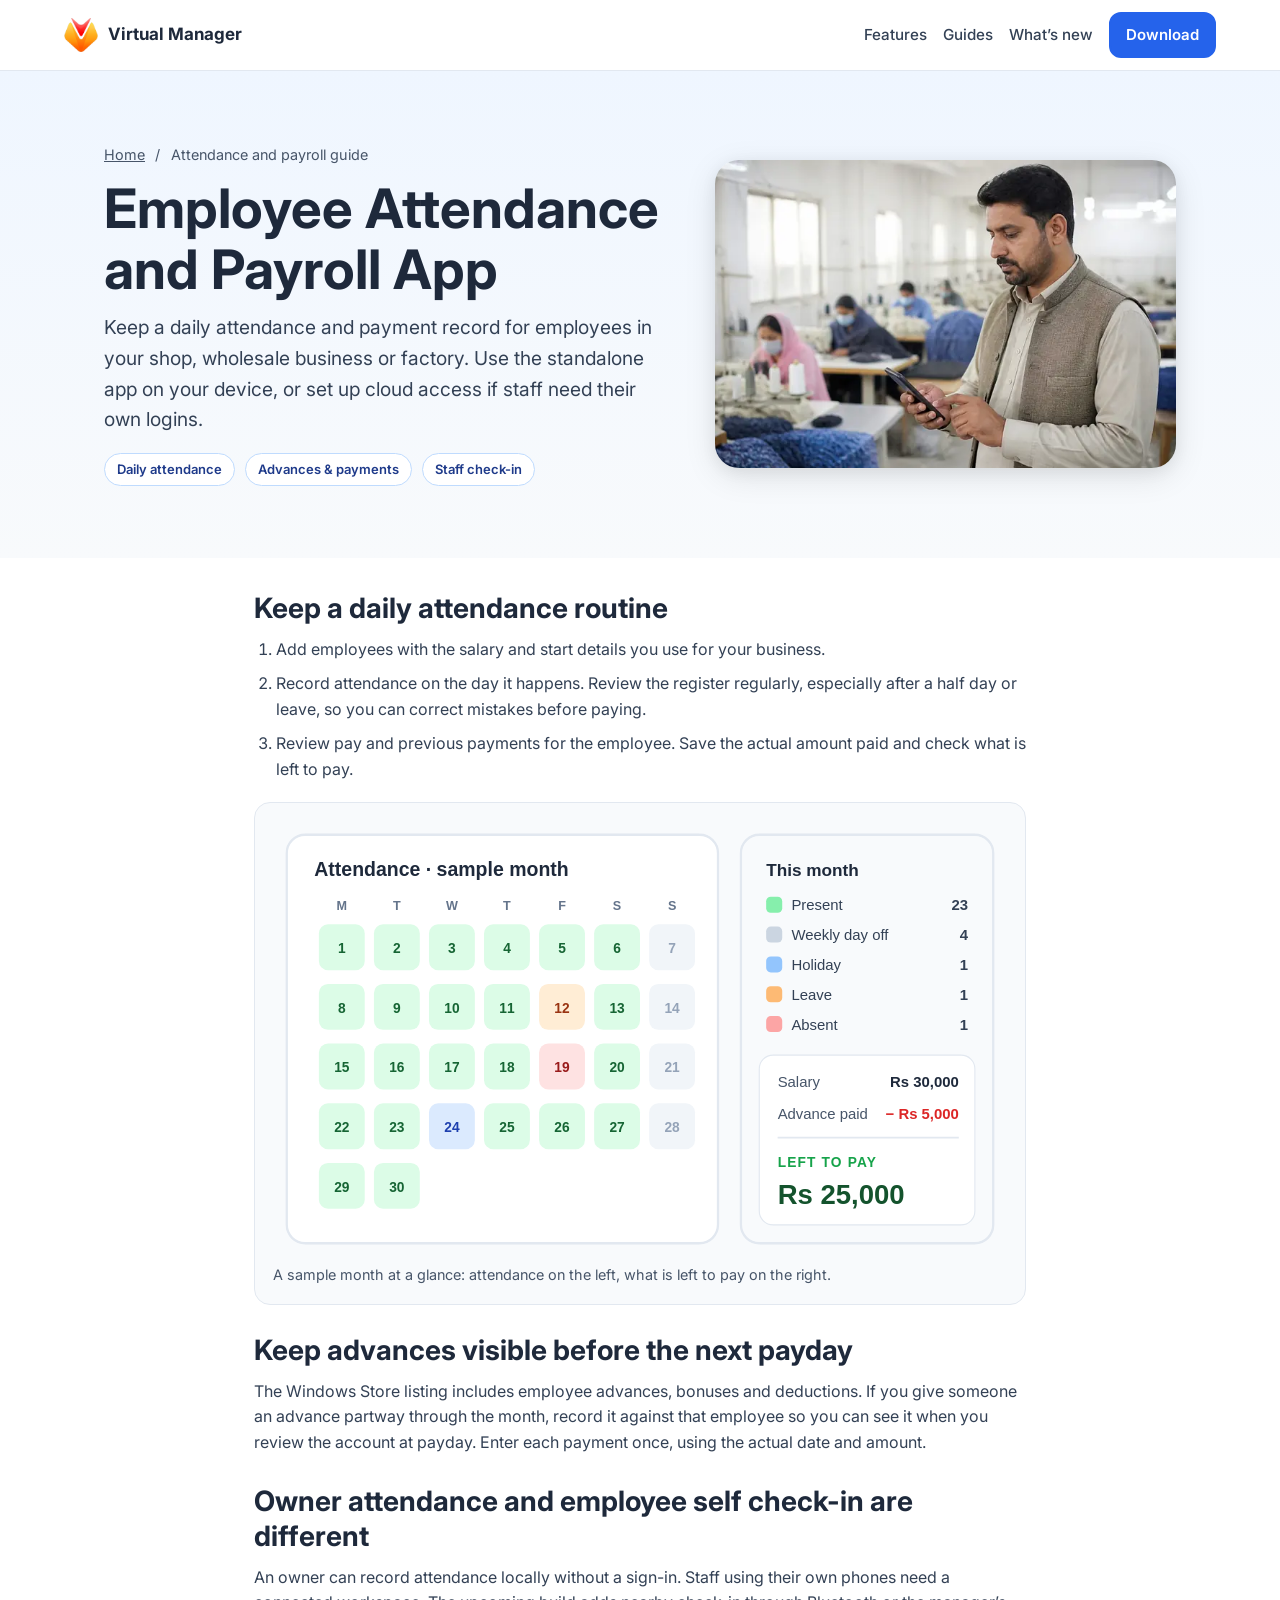
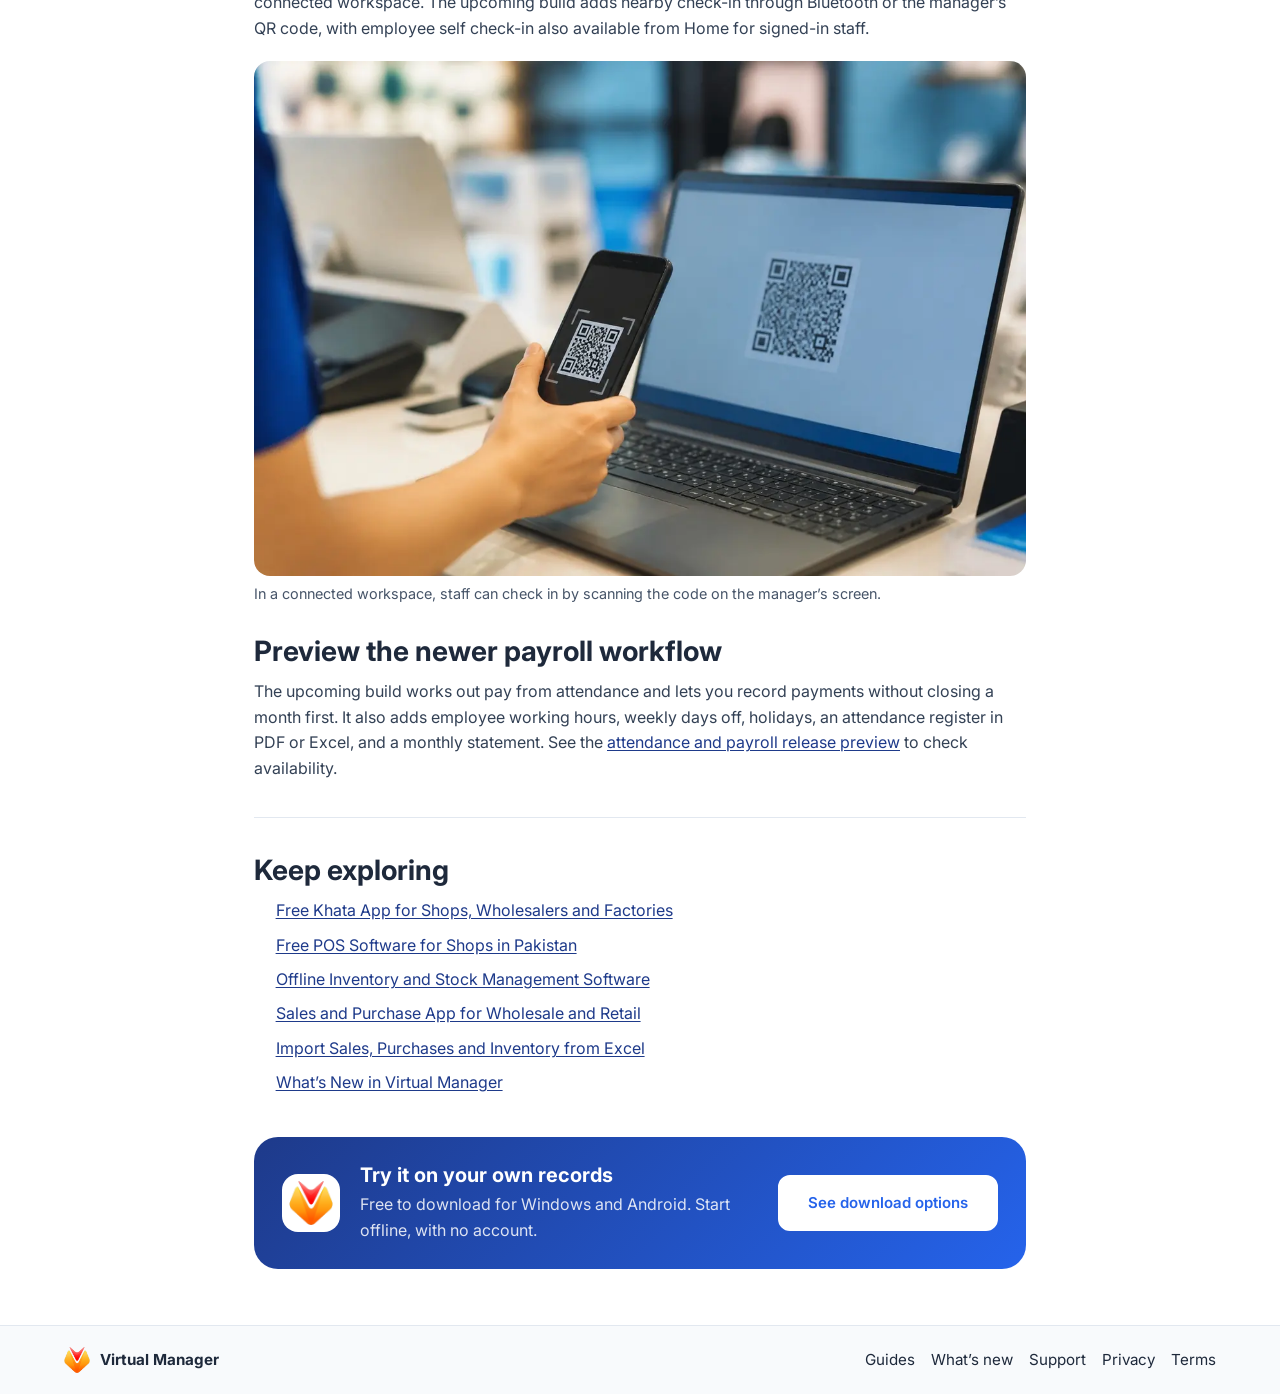
<file: employee-attendance-payroll.html>
<!DOCTYPE html>
<html lang="en">
<head>
  <meta charset="UTF-8" />
  <meta name="viewport" content="width=device-width, initial-scale=1.0" />
  <meta name="theme-color" content="#2563EB" />
  <title>Employee Attendance App and Payroll Software | Virtual Manager</title>
  <meta name="description" content="Record employee attendance and salary payments in Virtual Manager. See how advances, deductions and bonuses work and when staff check-in needs cloud access." />
  <link rel="canonical" href="https://virtualmanager.online/employee-attendance-payroll.html" />
  <meta property="og:type" content="website" />
  <meta property="og:site_name" content="Virtual Manager" />
  <meta property="og:url" content="https://virtualmanager.online/employee-attendance-payroll.html" />
  <meta property="og:title" content="Employee Attendance App and Payroll Software | Virtual Manager" />
  <meta property="og:description" content="Record employee attendance and salary payments in Virtual Manager. See how advances, deductions and bonuses work and when staff check-in needs cloud access." />
  <meta property="og:image" content="https://virtualmanager.online/assets/og-image.jpg" />
  <meta property="og:image:width" content="1200" />
  <meta property="og:image:height" content="630" />
  <meta name="twitter:card" content="summary_large_image" />
  <meta name="twitter:title" content="Employee Attendance App and Payroll Software | Virtual Manager" />
  <meta name="twitter:description" content="Record employee attendance and salary payments in Virtual Manager. See how advances, deductions and bonuses work and when staff check-in needs cloud access." />
  <meta name="twitter:image" content="https://virtualmanager.online/assets/og-image.jpg" />
  <link rel="icon" href="/assets/favicon.ico" sizes="48x48" />
  <link rel="icon" type="image/png" sizes="32x32" href="/assets/favicon-32.png" />
  <link rel="apple-touch-icon" href="/assets/apple-touch-icon.png" />
  <link rel="preconnect" href="https://fonts.googleapis.com" />
  <link rel="preconnect" href="https://fonts.gstatic.com" crossorigin />
  <link href="https://fonts.googleapis.com/css2?family=Inter:wght@400;600;700;800&amp;display=swap" rel="stylesheet" />
  <link rel="stylesheet" href="/css/styles.css?v=11" />
  <script type="application/ld+json">
{
  "@context": "https://schema.org",
  "@graph": [
    {
      "@type": "WebPage",
      "@id": "https://virtualmanager.online/employee-attendance-payroll.html#page",
      "url": "https://virtualmanager.online/employee-attendance-payroll.html",
      "name": "Employee Attendance and Payroll App",
      "description": "Record employee attendance and salary payments in Virtual Manager. See how advances, deductions and bonuses work and when staff check-in needs cloud access.",
      "inLanguage": "en",
      "isPartOf": {
        "@id": "https://virtualmanager.online/#website"
      },
      "about": {
        "@id": "https://virtualmanager.online/#app"
      },
      "breadcrumb": {
        "@id": "https://virtualmanager.online/employee-attendance-payroll.html#breadcrumb"
      }
    },
    {
      "@type": "BreadcrumbList",
      "@id": "https://virtualmanager.online/employee-attendance-payroll.html#breadcrumb",
      "itemListElement": [
        {
          "@type": "ListItem",
          "position": 1,
          "name": "Home",
          "item": "https://virtualmanager.online/"
        },
        {
          "@type": "ListItem",
          "position": 2,
          "name": "Employee Attendance and Payroll App",
          "item": "https://virtualmanager.online/employee-attendance-payroll.html"
        }
      ]
    }
  ]
}
  </script>
</head>
<body>
  <a href="#main" class="skip-link">Skip to main content</a>
  <header class="guide-header">
    <div class="container guide-header__inner">
      <a class="guide-brand" href="/"><img src="/assets/logo-96.png" width="34" height="34" alt="" />Virtual Manager</a>
      <nav aria-label="Primary">
        <a href="/#features">Features</a>
        <a href="/#guides">Guides</a>
        <a href="/whats-new.html">What’s new</a>
        <a class="btn btn--primary" href="/#download">Download</a>
      </nav>
    </div>
  </header>
  <main id="main">
    <article>
      <header class="guide-hero">
        <div class="container guide-hero__inner">
          <div>
          <nav aria-label="Breadcrumb" class="guide-crumb"><a href="/">Home</a><span aria-hidden="true">/</span><span aria-current="page">Attendance and payroll guide</span></nav>
          <h1>Employee Attendance and Payroll App</h1>
          <p>Keep a daily attendance and payment record for employees in your shop, wholesale business or factory. Use the standalone app on your device, or set up cloud access if staff need their own logins.</p>
          <ul class="guide-hero__points" aria-label="Highlights"><li>Daily attendance</li><li>Advances &amp; payments</li><li>Staff check-in</li></ul>
          </div>
          <img class="guide-hero__img" src="/assets/img/attendance-supervisor-1200.webp" srcset="/assets/img/attendance-supervisor-640.webp 640w, /assets/img/attendance-supervisor-1200.webp 1200w" sizes="(max-width: 900px) 92vw, 480px" width="1200" height="800" fetchpriority="high" decoding="async" alt="A workshop supervisor marking staff attendance on a phone at the start of a shift" />
        </div>
      </header>
      <div class="container guide-width guide-body">

      <h2>Keep a daily attendance routine</h2>
      <ol>
        <li>Add employees with the salary and start details you use for your business.</li>
        <li>Record attendance on the day it happens. Review the register regularly, especially after a half day or leave, so you can correct mistakes before paying.</li>
        <li>Review pay and previous payments for the employee. Save the actual amount paid and check what is left to pay.</li>
      </ol>
      <figure class="guide-figure guide-figure--panel">
        <img src="/assets/graphics/attendance-month.svg" width="640" height="380" loading="lazy" decoding="async" alt="Sample month: 23 days present, 4 weekly days off, 1 holiday, 1 leave and 1 absence, with a salary of Rs 30,000, an advance of Rs 5,000 and Rs 25,000 left to pay" />
        <figcaption>A sample month at a glance: attendance on the left, what is left to pay on the right.</figcaption>
      </figure>
      <h2>Keep advances visible before the next payday</h2>
      <p>The Windows Store listing includes employee advances, bonuses and deductions. If you give someone an advance partway through the month, record it against that employee so you can see it when you review the account at payday. Enter each payment once, using the actual date and amount.</p>
      <h2>Owner attendance and employee self check-in are different</h2>
      <p>An owner can record attendance locally without a sign-in. Staff using their own phones need a connected workspace. The upcoming build adds nearby check-in through Bluetooth or the manager’s QR code, with employee self check-in also available from Home for signed-in staff.</p>
      <figure class="guide-figure guide-figure--photo">
        <img src="/assets/img/staff-qr-login-1200.webp" srcset="/assets/img/staff-qr-login-640.webp 640w, /assets/img/staff-qr-login-1200.webp 1200w" sizes="(max-width: 860px) 92vw, 780px" width="1200" height="800" loading="lazy" decoding="async" alt="A staff member scanning a code on the manager’s screen with a phone" />
        <figcaption>In a connected workspace, staff can check in by scanning the code on the manager’s screen.</figcaption>
      </figure>
      <h2>Preview the newer payroll workflow</h2>
      <p>The upcoming build works out pay from attendance and lets you record payments without closing a month first. It also adds employee working hours, weekly days off, holidays, an attendance register in PDF or Excel, and a monthly statement. See the <a href="/whats-new.html#payroll">attendance and payroll release preview</a> to check availability.</p>

        <nav class="guide-related" aria-labelledby="related">
          <h2 id="related">Keep exploring</h2>
          <ul>
          <li><a href="/khata-app.html">Free Khata App for Shops, Wholesalers and Factories</a></li>
          <li><a href="/pos-software-pakistan.html">Free POS Software for Shops in Pakistan</a></li>
          <li><a href="/offline-inventory-software.html">Offline Inventory and Stock Management Software</a></li>
          <li><a href="/sales-purchase-record-app.html">Sales and Purchase App for Wholesale and Retail</a></li>
          <li><a href="/excel-data-import.html">Import Sales, Purchases and Inventory from Excel</a></li>
          <li><a href="/whats-new.html">What’s New in Virtual Manager</a></li>
          </ul>
        </nav>
        <aside class="guide-cta" aria-label="Download Virtual Manager">
          <img src="/assets/logo-96.png" width="58" height="58" alt="" loading="lazy" />
          <div>
            <h2>Try it on your own records</h2>
            <p>Free to download for Windows and Android. Start offline, with no account.</p>
          </div>
          <a class="btn btn--white" href="/#download">See download options</a>
        </aside>
      </div>
    </article>
  </main>
  <footer class="guide-footer">
    <div class="container guide-header__inner">
      <a class="guide-brand" href="/"><img src="/assets/logo-96.png" width="26" height="26" alt="" loading="lazy" />Virtual Manager</a>
      <nav aria-label="Footer"><a href="/#guides">Guides</a><a href="/whats-new.html">What’s new</a><a href="mailto:support@virtual-manager.app">Support</a><a href="/privacy.html">Privacy</a><a href="/terms.html">Terms</a></nav>
    </div>
  </footer>
</body>
</html>
</file>
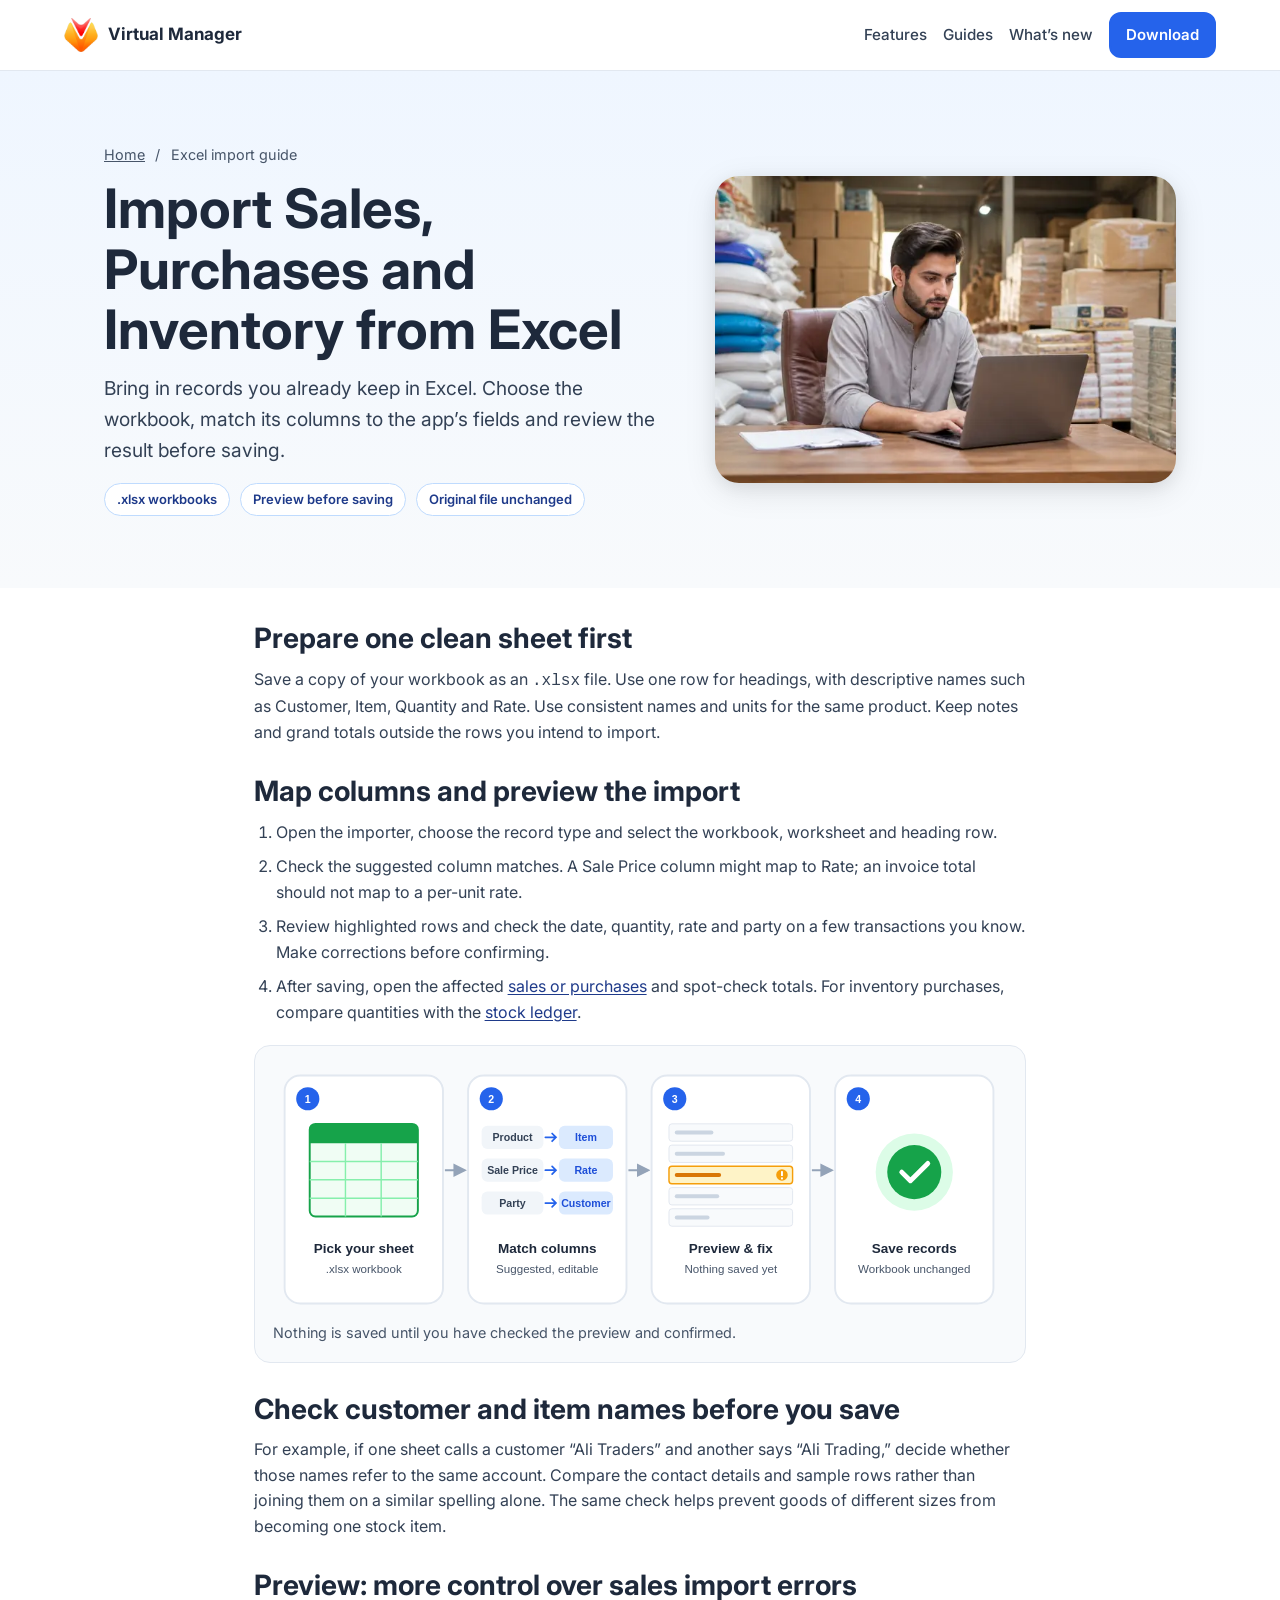
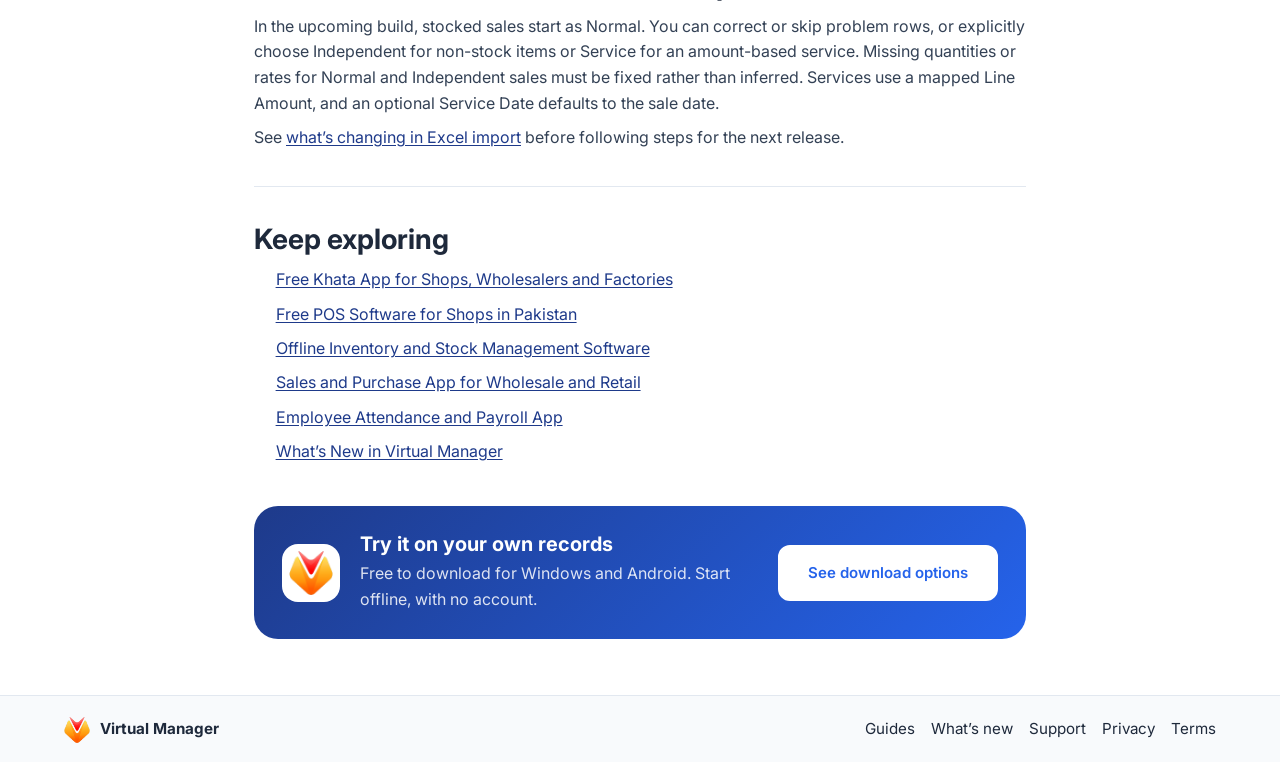
<file: excel-data-import.html>
<!DOCTYPE html>
<html lang="en">
<head>
  <meta charset="UTF-8" />
  <meta name="viewport" content="width=device-width, initial-scale=1.0" />
  <meta name="theme-color" content="#2563EB" />
  <title>Import Sales, Purchases and Inventory from Excel | Virtual Manager</title>
  <meta name="description" content="Move Excel records into Virtual Manager. Map .xlsx columns, review customer and item matches, and check the preview before you import sales or purchases." />
  <link rel="canonical" href="https://virtualmanager.online/excel-data-import.html" />
  <meta property="og:type" content="website" />
  <meta property="og:site_name" content="Virtual Manager" />
  <meta property="og:url" content="https://virtualmanager.online/excel-data-import.html" />
  <meta property="og:title" content="Import Sales, Purchases and Inventory from Excel | Virtual Manager" />
  <meta property="og:description" content="Move Excel records into Virtual Manager. Map .xlsx columns, review customer and item matches, and check the preview before you import sales or purchases." />
  <meta property="og:image" content="https://virtualmanager.online/assets/og-image.jpg" />
  <meta property="og:image:width" content="1200" />
  <meta property="og:image:height" content="630" />
  <meta name="twitter:card" content="summary_large_image" />
  <meta name="twitter:title" content="Import Sales, Purchases and Inventory from Excel | Virtual Manager" />
  <meta name="twitter:description" content="Move Excel records into Virtual Manager. Map .xlsx columns, review customer and item matches, and check the preview before you import sales or purchases." />
  <meta name="twitter:image" content="https://virtualmanager.online/assets/og-image.jpg" />
  <link rel="icon" href="/assets/favicon.ico" sizes="48x48" />
  <link rel="icon" type="image/png" sizes="32x32" href="/assets/favicon-32.png" />
  <link rel="apple-touch-icon" href="/assets/apple-touch-icon.png" />
  <link rel="preconnect" href="https://fonts.googleapis.com" />
  <link rel="preconnect" href="https://fonts.gstatic.com" crossorigin />
  <link href="https://fonts.googleapis.com/css2?family=Inter:wght@400;600;700;800&amp;display=swap" rel="stylesheet" />
  <link rel="stylesheet" href="/css/styles.css?v=11" />
  <script type="application/ld+json">
{
  "@context": "https://schema.org",
  "@graph": [
    {
      "@type": "WebPage",
      "@id": "https://virtualmanager.online/excel-data-import.html#page",
      "url": "https://virtualmanager.online/excel-data-import.html",
      "name": "Import Sales, Purchases and Inventory from Excel",
      "description": "Move Excel records into Virtual Manager. Map .xlsx columns, review customer and item matches, and check the preview before you import sales or purchases.",
      "inLanguage": "en",
      "isPartOf": {
        "@id": "https://virtualmanager.online/#website"
      },
      "about": {
        "@id": "https://virtualmanager.online/#app"
      },
      "breadcrumb": {
        "@id": "https://virtualmanager.online/excel-data-import.html#breadcrumb"
      }
    },
    {
      "@type": "BreadcrumbList",
      "@id": "https://virtualmanager.online/excel-data-import.html#breadcrumb",
      "itemListElement": [
        {
          "@type": "ListItem",
          "position": 1,
          "name": "Home",
          "item": "https://virtualmanager.online/"
        },
        {
          "@type": "ListItem",
          "position": 2,
          "name": "Import Sales, Purchases and Inventory from Excel",
          "item": "https://virtualmanager.online/excel-data-import.html"
        }
      ]
    }
  ]
}
  </script>
</head>
<body>
  <a href="#main" class="skip-link">Skip to main content</a>
  <header class="guide-header">
    <div class="container guide-header__inner">
      <a class="guide-brand" href="/"><img src="/assets/logo-96.png" width="34" height="34" alt="" />Virtual Manager</a>
      <nav aria-label="Primary">
        <a href="/#features">Features</a>
        <a href="/#guides">Guides</a>
        <a href="/whats-new.html">What’s new</a>
        <a class="btn btn--primary" href="/#download">Download</a>
      </nav>
    </div>
  </header>
  <main id="main">
    <article>
      <header class="guide-hero">
        <div class="container guide-hero__inner">
          <div>
          <nav aria-label="Breadcrumb" class="guide-crumb"><a href="/">Home</a><span aria-hidden="true">/</span><span aria-current="page">Excel import guide</span></nav>
          <h1>Import Sales, Purchases and Inventory from Excel</h1>
          <p>Bring in records you already keep in Excel. Choose the workbook, match its columns to the app’s fields and review the result before saving.</p>
          <ul class="guide-hero__points" aria-label="Highlights"><li>.xlsx workbooks</li><li>Preview before saving</li><li>Original file unchanged</li></ul>
          </div>
          <img class="guide-hero__img" src="/assets/img/wholesaler-laptop-1200.webp" srcset="/assets/img/wholesaler-laptop-640.webp 640w, /assets/img/wholesaler-laptop-1200.webp 1200w" sizes="(max-width: 900px) 92vw, 480px" width="1200" height="800" fetchpriority="high" decoding="async" alt="A business owner working through records on a laptop in his warehouse" />
        </div>
      </header>
      <div class="container guide-width guide-body">

      <h2>Prepare one clean sheet first</h2>
      <p>Save a copy of your workbook as an <code>.xlsx</code> file. Use one row for headings, with descriptive names such as Customer, Item, Quantity and Rate. Use consistent names and units for the same product. Keep notes and grand totals outside the rows you intend to import.</p>
      <h2>Map columns and preview the import</h2>
      <ol>
        <li>Open the importer, choose the record type and select the workbook, worksheet and heading row.</li>
        <li>Check the suggested column matches. A Sale Price column might map to Rate; an invoice total should not map to a per-unit rate.</li>
        <li>Review highlighted rows and check the date, quantity, rate and party on a few transactions you know. Make corrections before confirming.</li>
        <li>After saving, open the affected <a href="/sales-purchase-record-app.html">sales or purchases</a> and spot-check totals. For inventory purchases, compare quantities with the <a href="/offline-inventory-software.html">stock ledger</a>.</li>
      </ol>
      <figure class="guide-figure guide-figure--panel">
        <img src="/assets/graphics/excel-import-flow.svg" width="760" height="260" loading="lazy" decoding="async" alt="Four import steps: pick your sheet, match columns, preview and fix highlighted rows, then save records while the workbook stays unchanged" />
        <figcaption>Nothing is saved until you have checked the preview and confirmed.</figcaption>
      </figure>
      <h2>Check customer and item names before you save</h2>
      <p>For example, if one sheet calls a customer “Ali Traders” and another says “Ali Trading,” decide whether those names refer to the same account. Compare the contact details and sample rows rather than joining them on a similar spelling alone. The same check helps prevent goods of different sizes from becoming one stock item.</p>
      <h2>Preview: more control over sales import errors</h2>
      <p>In the upcoming build, stocked sales start as Normal. You can correct or skip problem rows, or explicitly choose Independent for non-stock items or Service for an amount-based service. Missing quantities or rates for Normal and Independent sales must be fixed rather than inferred. Services use a mapped Line Amount, and an optional Service Date defaults to the sale date.</p>
      <p>See <a href="/whats-new.html#excel-import">what’s changing in Excel import</a> before following steps for the next release.</p>

        <nav class="guide-related" aria-labelledby="related">
          <h2 id="related">Keep exploring</h2>
          <ul>
          <li><a href="/khata-app.html">Free Khata App for Shops, Wholesalers and Factories</a></li>
          <li><a href="/pos-software-pakistan.html">Free POS Software for Shops in Pakistan</a></li>
          <li><a href="/offline-inventory-software.html">Offline Inventory and Stock Management Software</a></li>
          <li><a href="/sales-purchase-record-app.html">Sales and Purchase App for Wholesale and Retail</a></li>
          <li><a href="/employee-attendance-payroll.html">Employee Attendance and Payroll App</a></li>
          <li><a href="/whats-new.html">What’s New in Virtual Manager</a></li>
          </ul>
        </nav>
        <aside class="guide-cta" aria-label="Download Virtual Manager">
          <img src="/assets/logo-96.png" width="58" height="58" alt="" loading="lazy" />
          <div>
            <h2>Try it on your own records</h2>
            <p>Free to download for Windows and Android. Start offline, with no account.</p>
          </div>
          <a class="btn btn--white" href="/#download">See download options</a>
        </aside>
      </div>
    </article>
  </main>
  <footer class="guide-footer">
    <div class="container guide-header__inner">
      <a class="guide-brand" href="/"><img src="/assets/logo-96.png" width="26" height="26" alt="" loading="lazy" />Virtual Manager</a>
      <nav aria-label="Footer"><a href="/#guides">Guides</a><a href="/whats-new.html">What’s new</a><a href="mailto:support@virtual-manager.app">Support</a><a href="/privacy.html">Privacy</a><a href="/terms.html">Terms</a></nav>
    </div>
  </footer>
</body>
</html>
</file>
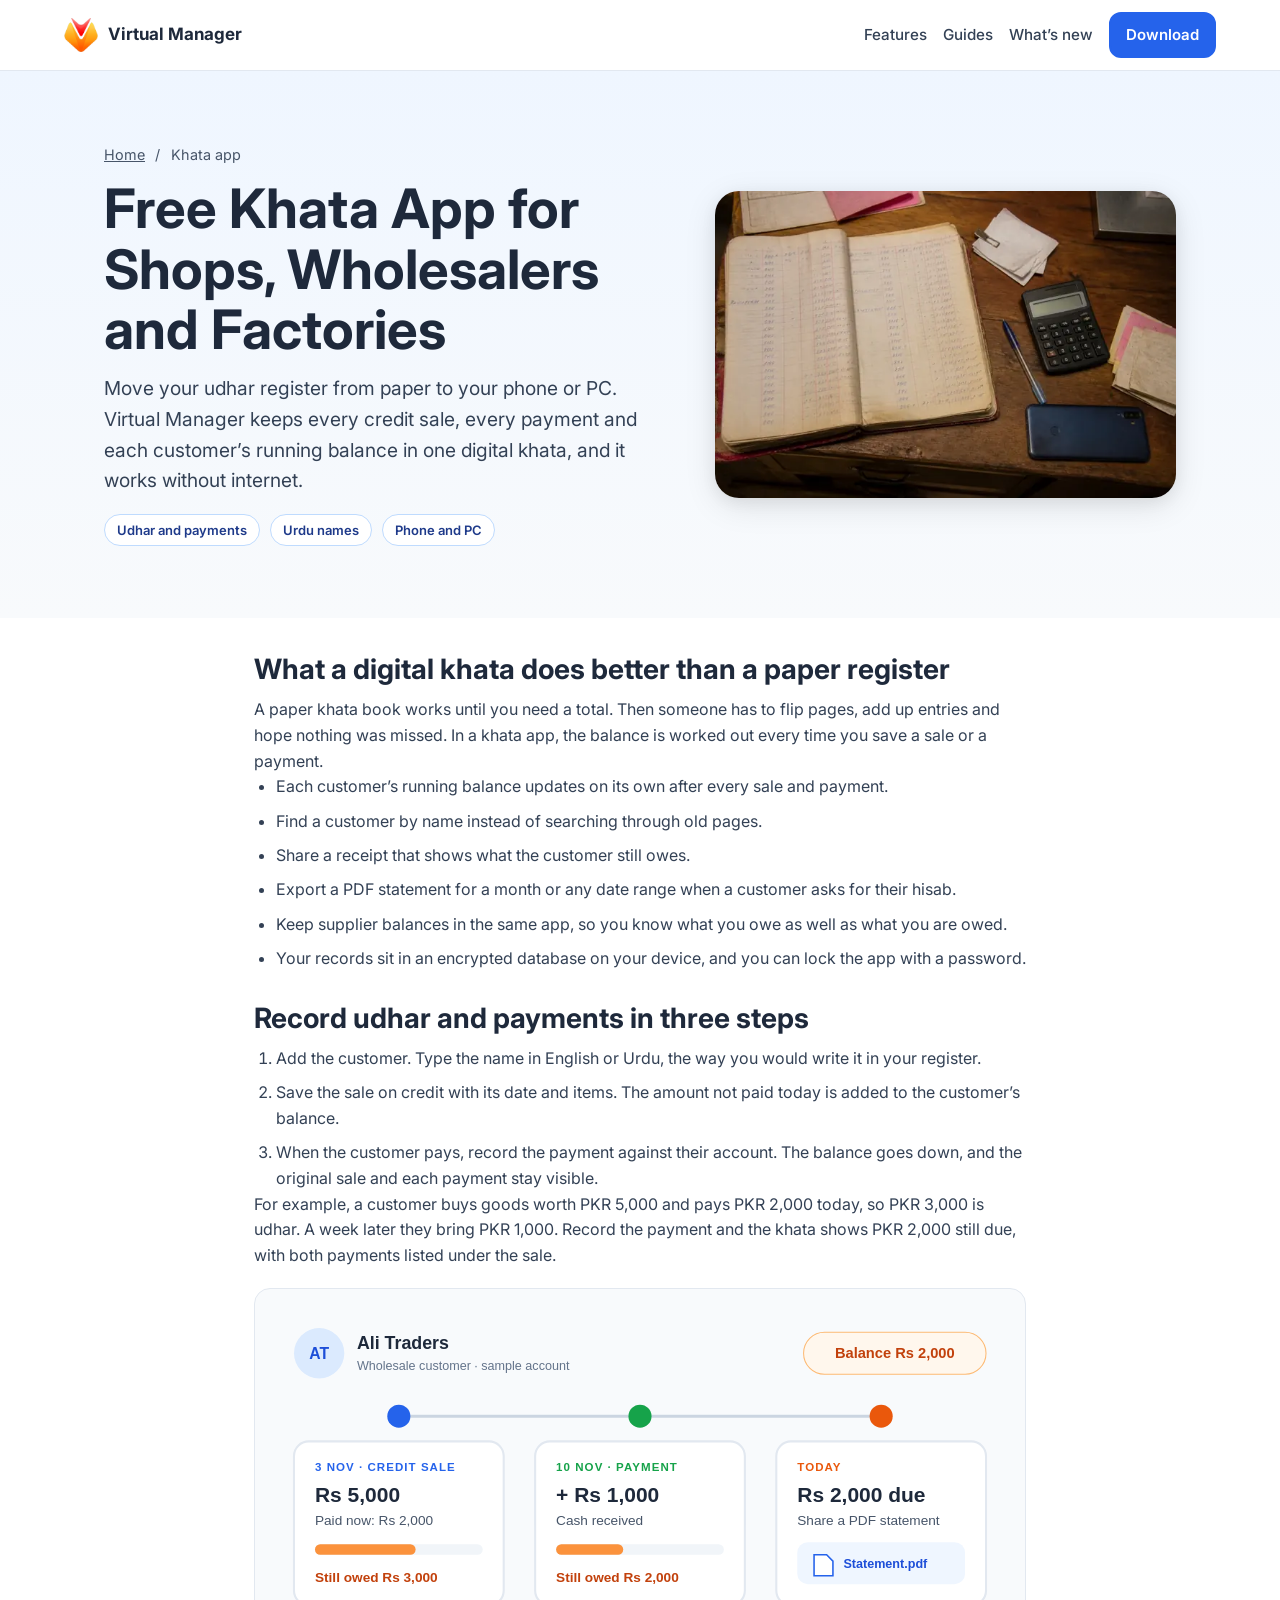
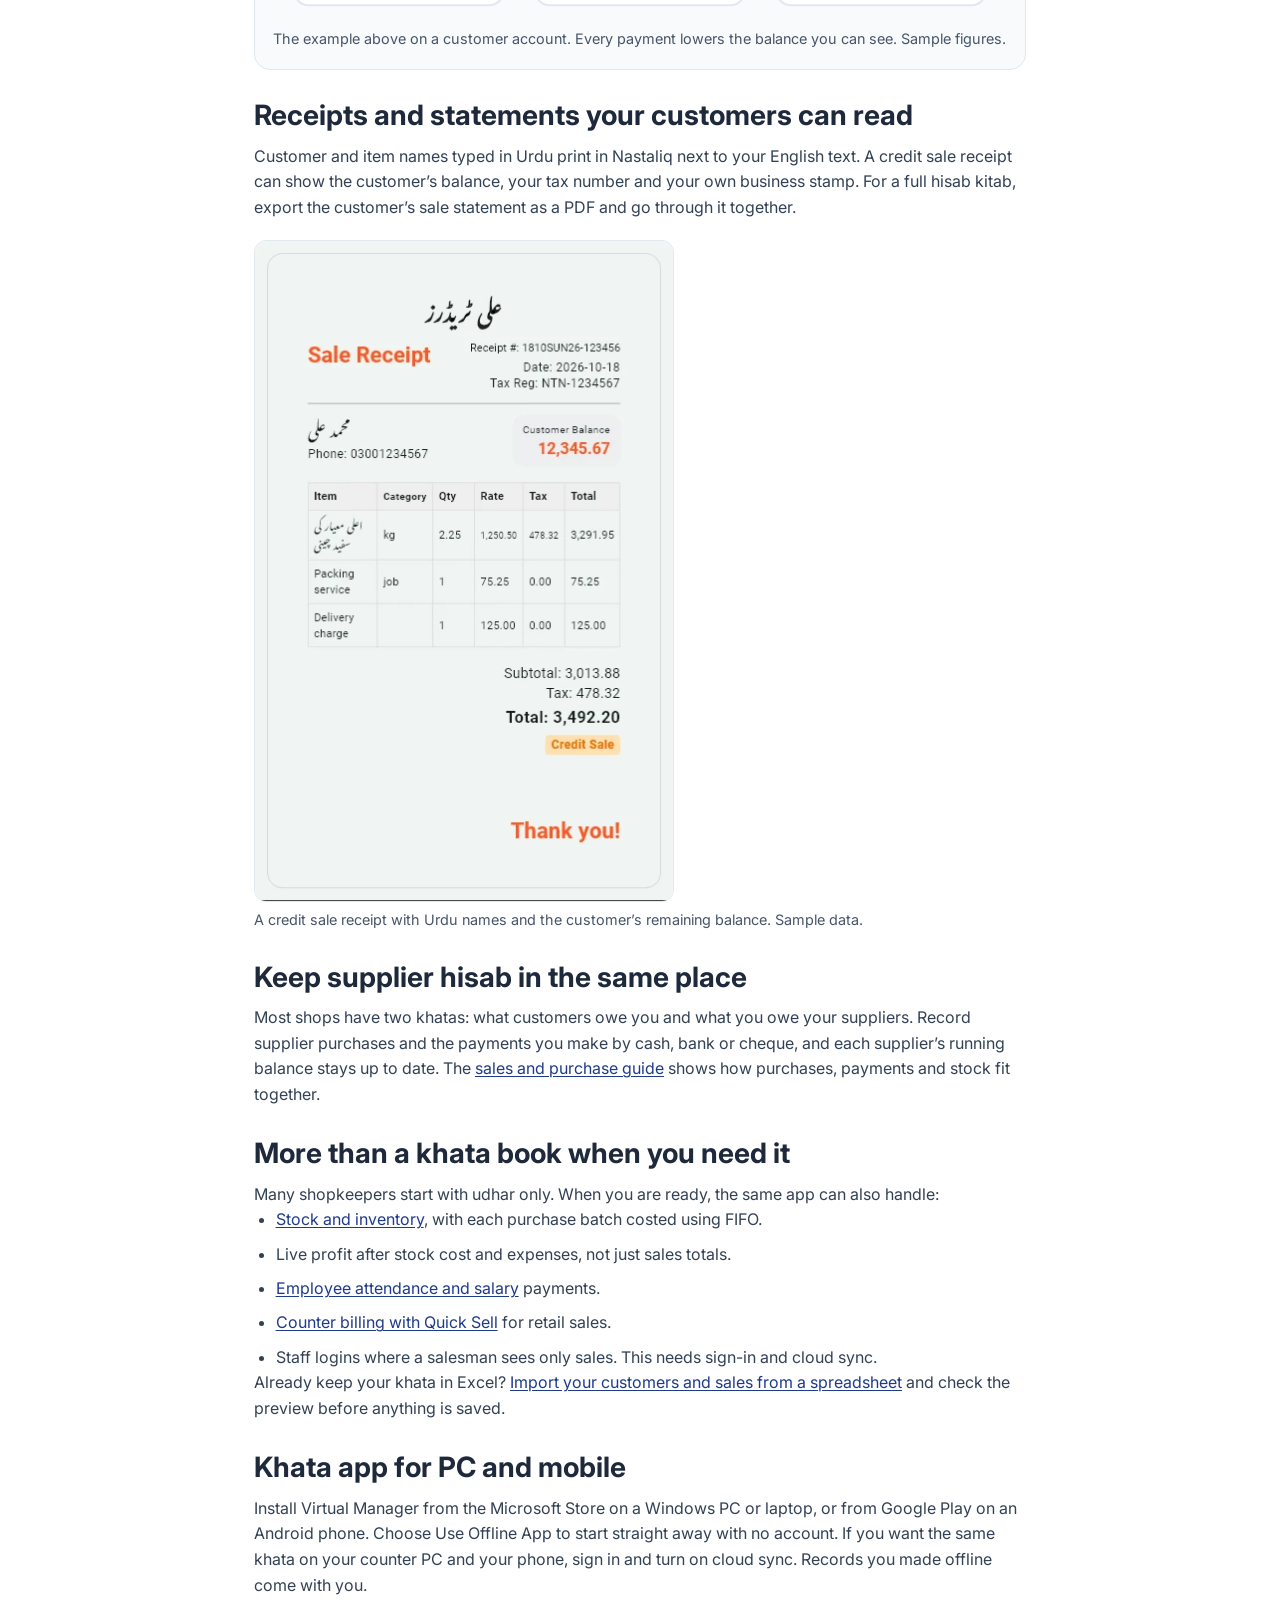
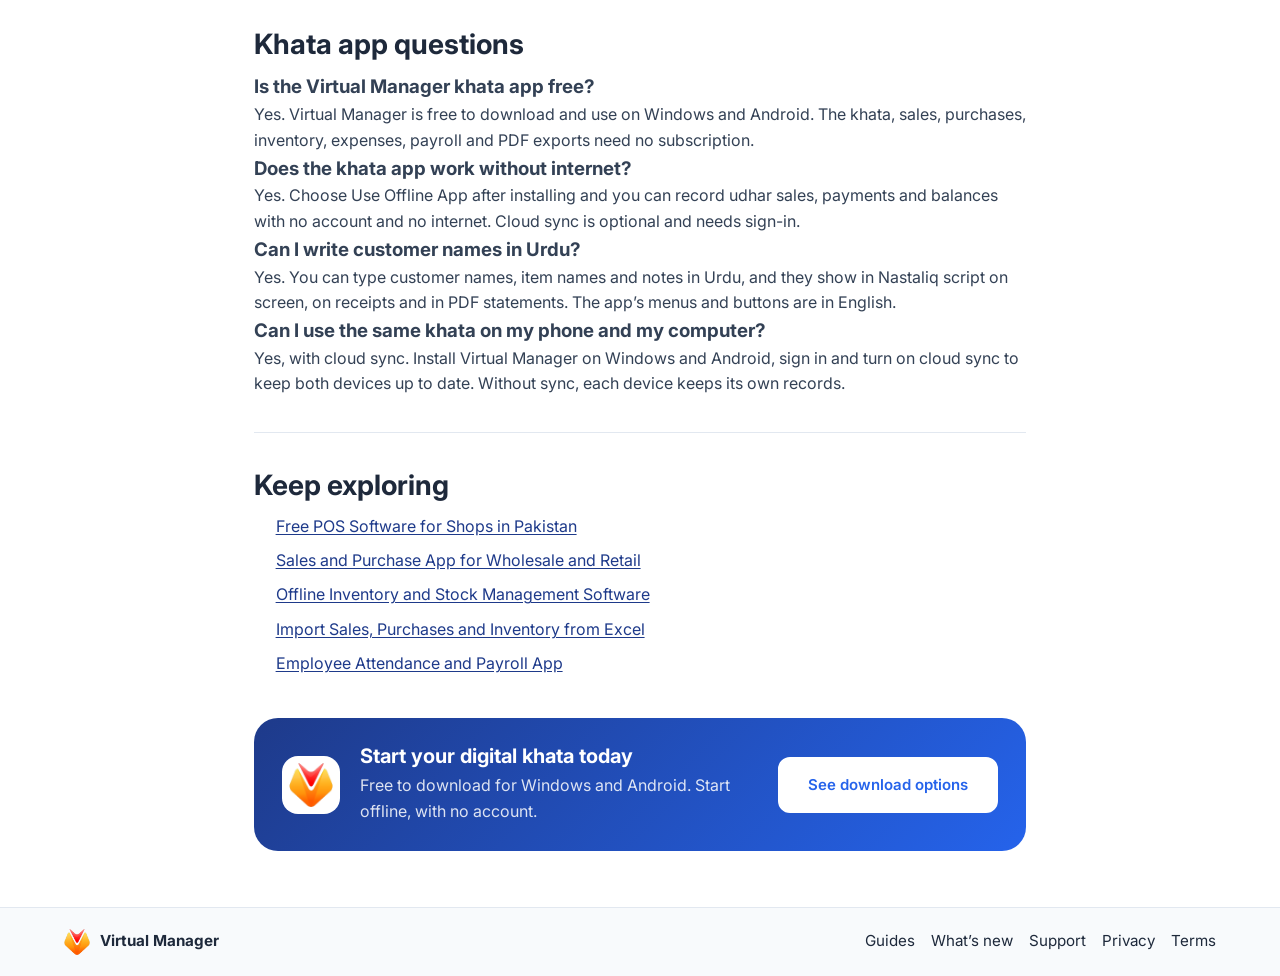
<file: khata-app.html>
<!DOCTYPE html>
<html lang="en">
<head>
  <meta charset="UTF-8" />
  <meta name="viewport" content="width=device-width, initial-scale=1.0" />
  <meta name="theme-color" content="#2563EB" />
  <title>Free Khata App and Digital Khata Book | Virtual Manager</title>
  <meta name="description" content="Keep your customer khata on Windows or Android. Record udhar sales, part payments and supplier balances offline, with Urdu names on receipts. Free to use." />
  <link rel="canonical" href="https://virtualmanager.online/khata-app.html" />
  <meta property="og:type" content="website" />
  <meta property="og:site_name" content="Virtual Manager" />
  <meta property="og:url" content="https://virtualmanager.online/khata-app.html" />
  <meta property="og:title" content="Free Khata App and Digital Khata Book | Virtual Manager" />
  <meta property="og:description" content="Keep your customer khata on Windows or Android. Record udhar sales, part payments and supplier balances offline, with Urdu names on receipts. Free to use." />
  <meta property="og:image" content="https://virtualmanager.online/assets/og-image.jpg" />
  <meta property="og:image:width" content="1200" />
  <meta property="og:image:height" content="630" />
  <meta name="twitter:card" content="summary_large_image" />
  <meta name="twitter:title" content="Free Khata App and Digital Khata Book | Virtual Manager" />
  <meta name="twitter:description" content="Keep your customer khata on Windows or Android. Record udhar sales, part payments and supplier balances offline, with Urdu names on receipts. Free to use." />
  <meta name="twitter:image" content="https://virtualmanager.online/assets/og-image.jpg" />
  <link rel="icon" href="/assets/favicon.ico" sizes="48x48" />
  <link rel="icon" type="image/png" sizes="32x32" href="/assets/favicon-32.png" />
  <link rel="apple-touch-icon" href="/assets/apple-touch-icon.png" />
  <link rel="preconnect" href="https://fonts.googleapis.com" />
  <link rel="preconnect" href="https://fonts.gstatic.com" crossorigin />
  <link href="https://fonts.googleapis.com/css2?family=Inter:wght@400;600;700;800&amp;display=swap" rel="stylesheet" />
  <link rel="stylesheet" href="/css/styles.css?v=11" />
  <style>.guide-body > ul { list-style: disc; }</style>
  <script type="application/ld+json">
{
  "@context": "https://schema.org",
  "@graph": [
    {
      "@type": "WebPage",
      "@id": "https://virtualmanager.online/khata-app.html#page",
      "url": "https://virtualmanager.online/khata-app.html",
      "name": "Free Khata App for Shops, Wholesalers and Factories",
      "description": "Keep your customer khata on Windows or Android. Record udhar sales, part payments and supplier balances offline, with Urdu names on receipts. Free to use.",
      "inLanguage": "en",
      "isPartOf": {
        "@id": "https://virtualmanager.online/#website"
      },
      "about": {
        "@id": "https://virtualmanager.online/#app"
      },
      "breadcrumb": {
        "@id": "https://virtualmanager.online/khata-app.html#breadcrumb"
      }
    },
    {
      "@type": "BreadcrumbList",
      "@id": "https://virtualmanager.online/khata-app.html#breadcrumb",
      "itemListElement": [
        {
          "@type": "ListItem",
          "position": 1,
          "name": "Home",
          "item": "https://virtualmanager.online/"
        },
        {
          "@type": "ListItem",
          "position": 2,
          "name": "Free Khata App for Shops, Wholesalers and Factories",
          "item": "https://virtualmanager.online/khata-app.html"
        }
      ]
    },
    {
      "@type": "FAQPage",
      "@id": "https://virtualmanager.online/khata-app.html#faq",
      "mainEntity": [
        {
          "@type": "Question",
          "name": "Is the Virtual Manager khata app free?",
          "acceptedAnswer": {
            "@type": "Answer",
            "text": "Yes. Virtual Manager is free to download and use on Windows and Android. The khata, sales, purchases, inventory, expenses, payroll and PDF exports need no subscription."
          }
        },
        {
          "@type": "Question",
          "name": "Does the khata app work without internet?",
          "acceptedAnswer": {
            "@type": "Answer",
            "text": "Yes. Choose Use Offline App after installing and you can record udhar sales, payments and balances with no account and no internet. Cloud sync is optional and needs sign-in."
          }
        },
        {
          "@type": "Question",
          "name": "Can I write customer names in Urdu?",
          "acceptedAnswer": {
            "@type": "Answer",
            "text": "Yes. You can type customer names, item names and notes in Urdu, and they show in Nastaliq script on screen, on receipts and in PDF statements. The app's menus and buttons are in English."
          }
        },
        {
          "@type": "Question",
          "name": "Can I use the same khata on my phone and my computer?",
          "acceptedAnswer": {
            "@type": "Answer",
            "text": "Yes, with cloud sync. Install Virtual Manager on Windows and Android, sign in and turn on cloud sync to keep both devices up to date. Without sync, each device keeps its own records."
          }
        }
      ]
    }
  ]
}
  </script>
</head>
<body>
  <a href="#main" class="skip-link">Skip to main content</a>
  <header class="guide-header">
    <div class="container guide-header__inner">
      <a class="guide-brand" href="/"><img src="/assets/logo-96.png" width="34" height="34" alt="" />Virtual Manager</a>
      <nav aria-label="Primary">
        <a href="/#features">Features</a>
        <a href="/#guides">Guides</a>
        <a href="/whats-new.html">What’s new</a>
        <a class="btn btn--primary" href="/#download">Download</a>
      </nav>
    </div>
  </header>
  <main id="main">
    <article>
      <header class="guide-hero">
        <div class="container guide-hero__inner">
          <div>
          <nav aria-label="Breadcrumb" class="guide-crumb"><a href="/">Home</a><span aria-hidden="true">/</span><span aria-current="page">Khata app</span></nav>
          <h1>Free Khata App for Shops, Wholesalers and Factories</h1>
          <p>Move your udhar register from paper to your phone or PC. Virtual Manager keeps every credit sale, every payment and each customer’s running balance in one digital khata, and it works without internet.</p>
          <ul class="guide-hero__points" aria-label="Highlights"><li>Udhar and payments</li><li>Urdu names</li><li>Phone and PC</li></ul>
          </div>
          <img class="guide-hero__img" src="/assets/img/paper-khata-1200.webp" srcset="/assets/img/paper-khata-640.webp 640w, /assets/img/paper-khata-1200.webp 1200w" sizes="(max-width: 900px) 92vw, 480px" width="1200" height="800" fetchpriority="high" decoding="async" alt="An open handwritten khata register with a calculator and loose receipts on a shop desk" />
        </div>
      </header>
      <div class="container guide-width guide-body">

      <h2>What a digital khata does better than a paper register</h2>
      <p>A paper khata book works until you need a total. Then someone has to flip pages, add up entries and hope nothing was missed. In a khata app, the balance is worked out every time you save a sale or a payment.</p>
      <ul>
        <li>Each customer’s running balance updates on its own after every sale and payment.</li>
        <li>Find a customer by name instead of searching through old pages.</li>
        <li>Share a receipt that shows what the customer still owes.</li>
        <li>Export a PDF statement for a month or any date range when a customer asks for their hisab.</li>
        <li>Keep supplier balances in the same app, so you know what you owe as well as what you are owed.</li>
        <li>Your records sit in an encrypted database on your device, and you can lock the app with a password.</li>
      </ul>

      <h2>Record udhar and payments in three steps</h2>
      <ol>
        <li>Add the customer. Type the name in English or Urdu, the way you would write it in your register.</li>
        <li>Save the sale on credit with its date and items. The amount not paid today is added to the customer’s balance.</li>
        <li>When the customer pays, record the payment against their account. The balance goes down, and the original sale and each payment stay visible.</li>
      </ol>
      <p>For example, a customer buys goods worth PKR 5,000 and pays PKR 2,000 today, so PKR 3,000 is udhar. A week later they bring PKR 1,000. Record the payment and the khata shows PKR 2,000 still due, with both payments listed under the sale.</p>
      <figure class="guide-figure guide-figure--panel">
        <img src="/assets/graphics/credit-sale-balance.svg" width="700" height="300" loading="lazy" decoding="async" alt="Timeline of a sample customer account: a Rs 5,000 credit sale with Rs 2,000 paid leaves Rs 3,000 owed, then a Rs 1,000 payment leaves Rs 2,000 due" />
        <figcaption>The example above on a customer account. Every payment lowers the balance you can see. Sample figures.</figcaption>
      </figure>

      <h2>Receipts and statements your customers can read</h2>
      <p>Customer and item names typed in Urdu print in Nastaliq next to your English text. A credit sale receipt can show the customer’s balance, your tax number and your own business stamp. For a full hisab kitab, export the customer’s sale statement as a PDF and go through it together.</p>
      <figure class="guide-figure">
        <img src="/assets/img/receipt-urdu-credit-sale.webp" width="420" height="663" loading="lazy" decoding="async" alt="Sample credit sale receipt with business and customer names in Urdu, showing the customer balance" />
        <figcaption>A credit sale receipt with Urdu names and the customer’s remaining balance. Sample data.</figcaption>
      </figure>

      <h2>Keep supplier hisab in the same place</h2>
      <p>Most shops have two khatas: what customers owe you and what you owe your suppliers. Record supplier purchases and the payments you make by cash, bank or cheque, and each supplier’s running balance stays up to date. The <a href="/sales-purchase-record-app.html">sales and purchase guide</a> shows how purchases, payments and stock fit together.</p>

      <h2>More than a khata book when you need it</h2>
      <p>Many shopkeepers start with udhar only. When you are ready, the same app can also handle:</p>
      <ul>
        <li><a href="/offline-inventory-software.html">Stock and inventory</a>, with each purchase batch costed using FIFO.</li>
        <li>Live profit after stock cost and expenses, not just sales totals.</li>
        <li><a href="/employee-attendance-payroll.html">Employee attendance and salary</a> payments.</li>
        <li><a href="/pos-software-pakistan.html">Counter billing with Quick Sell</a> for retail sales.</li>
        <li>Staff logins where a salesman sees only sales. This needs sign-in and cloud sync.</li>
      </ul>
      <p>Already keep your khata in Excel? <a href="/excel-data-import.html">Import your customers and sales from a spreadsheet</a> and check the preview before anything is saved.</p>

      <h2>Khata app for PC and mobile</h2>
      <p>Install Virtual Manager from the Microsoft Store on a Windows PC or laptop, or from Google Play on an Android phone. Choose Use Offline App to start straight away with no account. If you want the same khata on your counter PC and your phone, sign in and turn on cloud sync. Records you made offline come with you.</p>

      <section aria-labelledby="khata-faq">
        <h2 id="khata-faq">Khata app questions</h2>
        <h3>Is the Virtual Manager khata app free?</h3>
        <p>Yes. Virtual Manager is free to download and use on Windows and Android. The khata, sales, purchases, inventory, expenses, payroll and PDF exports need no subscription.</p>
        <h3>Does the khata app work without internet?</h3>
        <p>Yes. Choose Use Offline App after installing and you can record udhar sales, payments and balances with no account and no internet. Cloud sync is optional and needs sign-in.</p>
        <h3>Can I write customer names in Urdu?</h3>
        <p>Yes. You can type customer names, item names and notes in Urdu, and they show in Nastaliq script on screen, on receipts and in PDF statements. The app’s menus and buttons are in English.</p>
        <h3>Can I use the same khata on my phone and my computer?</h3>
        <p>Yes, with cloud sync. Install Virtual Manager on Windows and Android, sign in and turn on cloud sync to keep both devices up to date. Without sync, each device keeps its own records.</p>
      </section>

        <nav class="guide-related" aria-labelledby="related">
          <h2 id="related">Keep exploring</h2>
          <ul>
          <li><a href="/pos-software-pakistan.html">Free POS Software for Shops in Pakistan</a></li>
          <li><a href="/sales-purchase-record-app.html">Sales and Purchase App for Wholesale and Retail</a></li>
          <li><a href="/offline-inventory-software.html">Offline Inventory and Stock Management Software</a></li>
          <li><a href="/excel-data-import.html">Import Sales, Purchases and Inventory from Excel</a></li>
          <li><a href="/employee-attendance-payroll.html">Employee Attendance and Payroll App</a></li>
          </ul>
        </nav>
        <aside class="guide-cta" aria-label="Download Virtual Manager">
          <img src="/assets/logo-96.png" width="58" height="58" alt="" loading="lazy" />
          <div>
            <h2>Start your digital khata today</h2>
            <p>Free to download for Windows and Android. Start offline, with no account.</p>
          </div>
          <a class="btn btn--white" href="/#download">See download options</a>
        </aside>
      </div>
    </article>
  </main>
  <footer class="guide-footer">
    <div class="container guide-header__inner">
      <a class="guide-brand" href="/"><img src="/assets/logo-96.png" width="26" height="26" alt="" loading="lazy" />Virtual Manager</a>
      <nav aria-label="Footer"><a href="/#guides">Guides</a><a href="/whats-new.html">What’s new</a><a href="mailto:support@virtual-manager.app">Support</a><a href="/privacy.html">Privacy</a><a href="/terms.html">Terms</a></nav>
    </div>
  </footer>
</body>
</html>
</file>
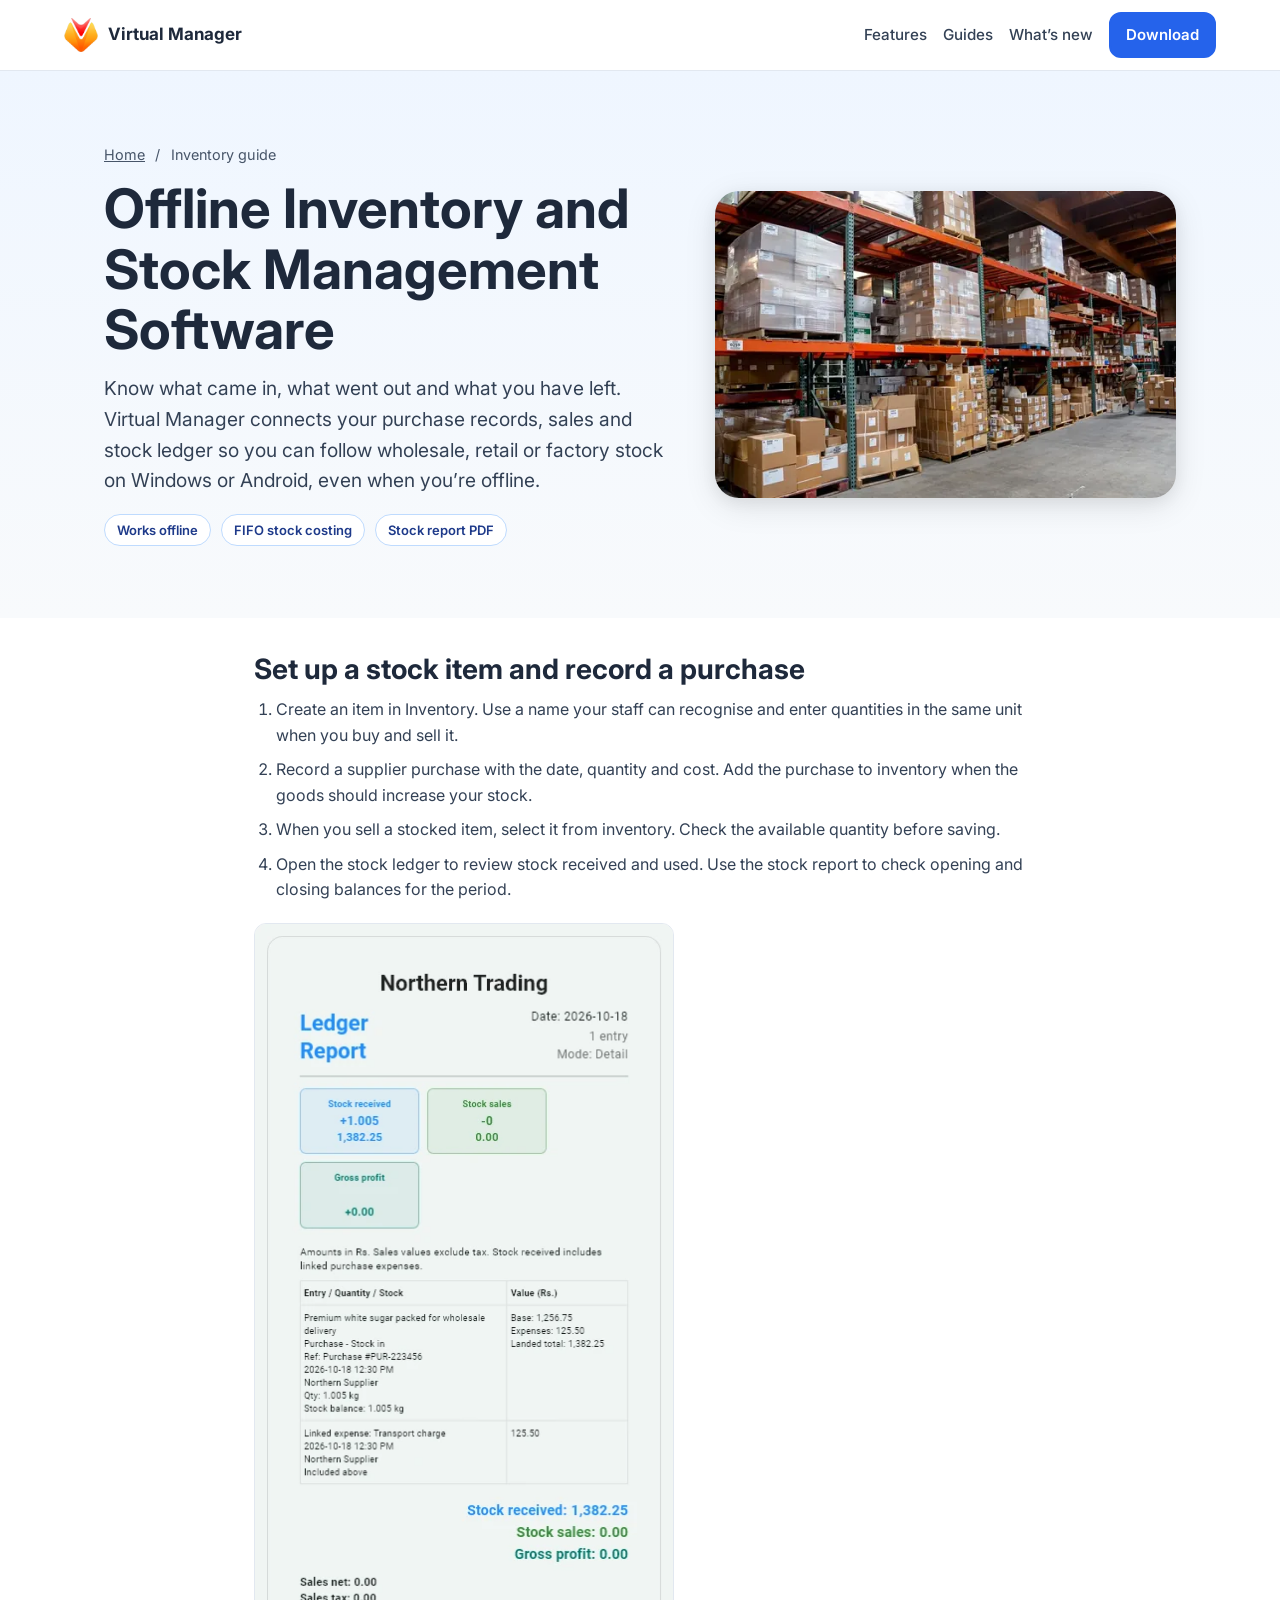
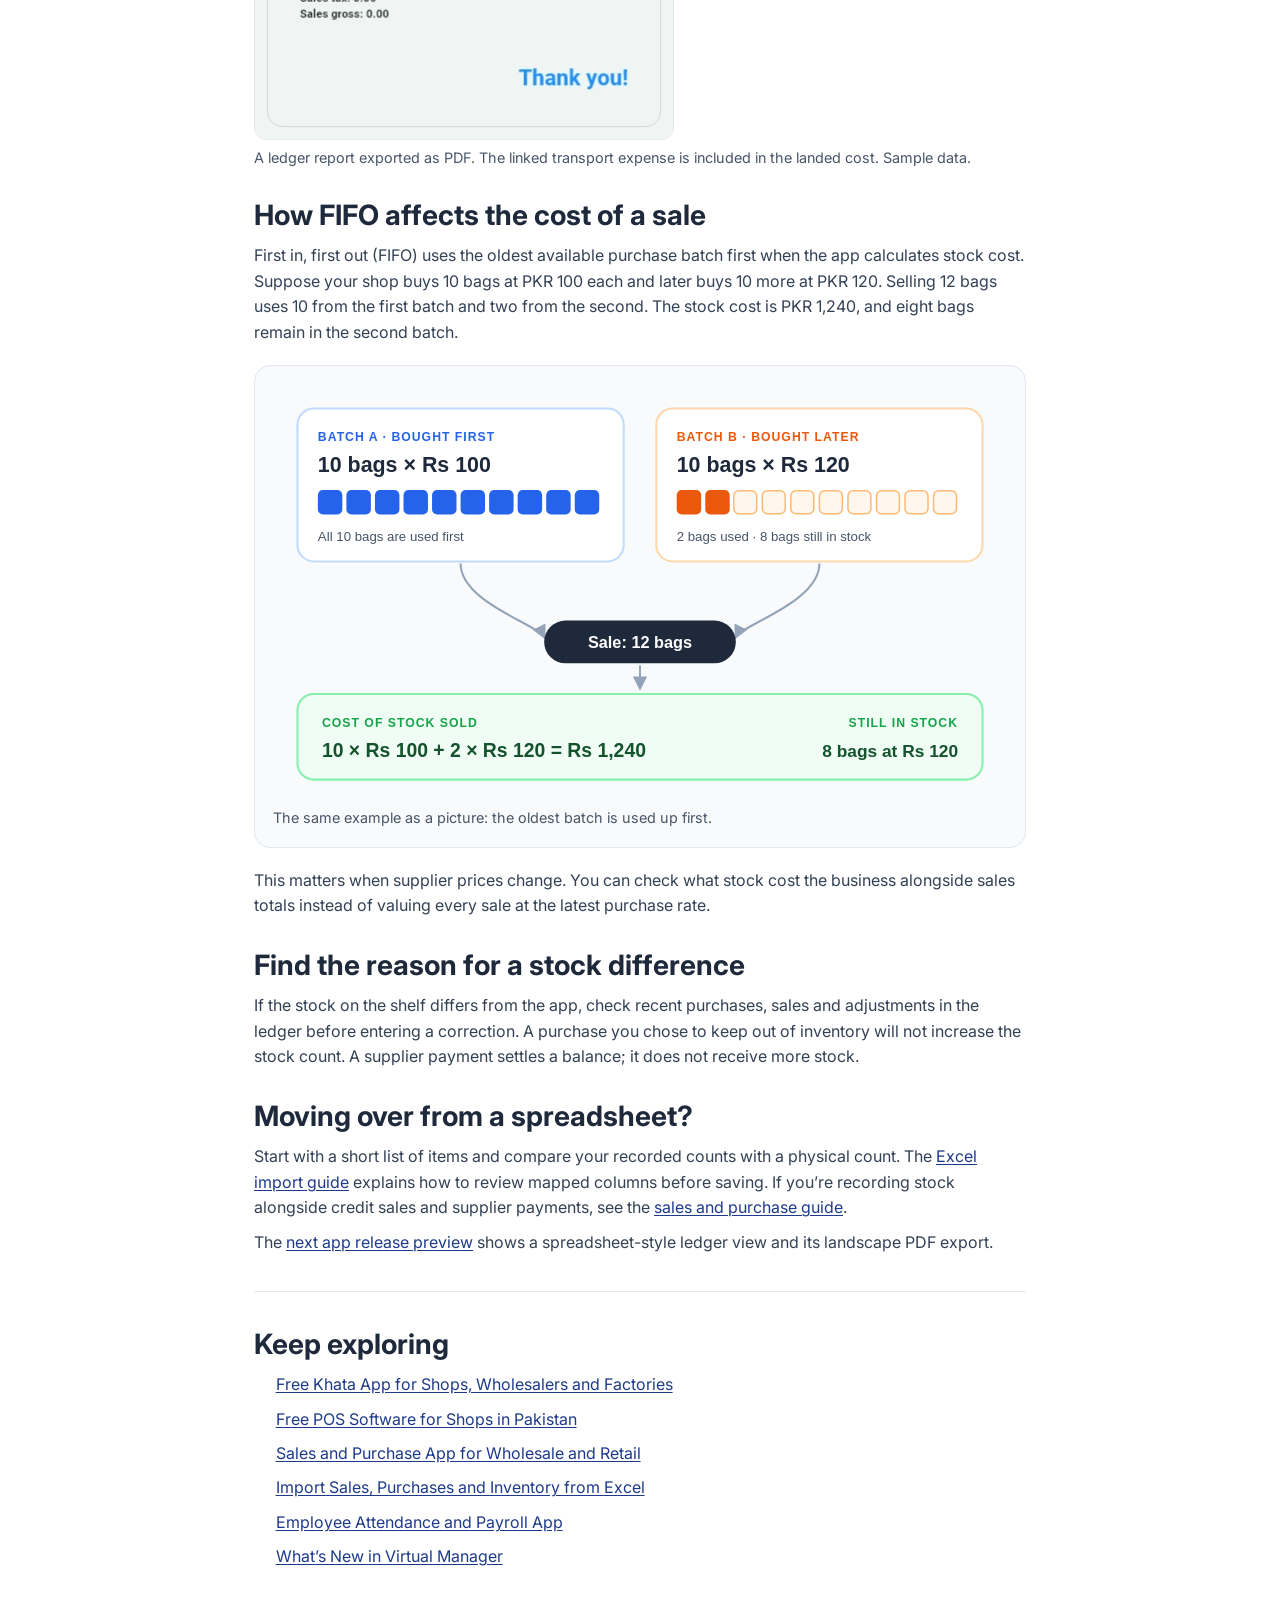
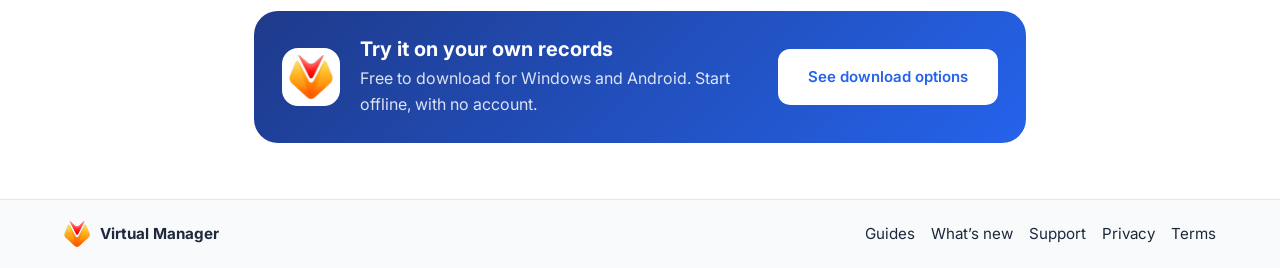
<file: offline-inventory-software.html>
<!DOCTYPE html>
<html lang="en">
<head>
  <meta charset="UTF-8" />
  <meta name="viewport" content="width=device-width, initial-scale=1.0" />
  <meta name="theme-color" content="#2563EB" />
  <title>Free Offline Inventory Management Software | Virtual Manager</title>
  <meta name="description" content="Free offline inventory management software for Windows and Android. Record purchase batches, track FIFO stock costs and check opening and closing stock." />
  <link rel="canonical" href="https://virtualmanager.online/offline-inventory-software.html" />
  <meta property="og:type" content="website" />
  <meta property="og:site_name" content="Virtual Manager" />
  <meta property="og:url" content="https://virtualmanager.online/offline-inventory-software.html" />
  <meta property="og:title" content="Free Offline Inventory Management Software | Virtual Manager" />
  <meta property="og:description" content="Free offline inventory management software for Windows and Android. Record purchase batches, track FIFO stock costs and check opening and closing stock." />
  <meta property="og:image" content="https://virtualmanager.online/assets/og-image.jpg" />
  <meta property="og:image:width" content="1200" />
  <meta property="og:image:height" content="630" />
  <meta name="twitter:card" content="summary_large_image" />
  <meta name="twitter:title" content="Free Offline Inventory Management Software | Virtual Manager" />
  <meta name="twitter:description" content="Free offline inventory management software for Windows and Android. Record purchase batches, track FIFO stock costs and check opening and closing stock." />
  <meta name="twitter:image" content="https://virtualmanager.online/assets/og-image.jpg" />
  <link rel="icon" href="/assets/favicon.ico" sizes="48x48" />
  <link rel="icon" type="image/png" sizes="32x32" href="/assets/favicon-32.png" />
  <link rel="apple-touch-icon" href="/assets/apple-touch-icon.png" />
  <link rel="preconnect" href="https://fonts.googleapis.com" />
  <link rel="preconnect" href="https://fonts.gstatic.com" crossorigin />
  <link href="https://fonts.googleapis.com/css2?family=Inter:wght@400;600;700;800&amp;display=swap" rel="stylesheet" />
  <link rel="stylesheet" href="/css/styles.css?v=11" />
  <script type="application/ld+json">
{
  "@context": "https://schema.org",
  "@graph": [
    {
      "@type": "WebPage",
      "@id": "https://virtualmanager.online/offline-inventory-software.html#page",
      "url": "https://virtualmanager.online/offline-inventory-software.html",
      "name": "Offline Inventory and Stock Management Software",
      "description": "Free offline inventory management software for Windows and Android. Record purchase batches, track FIFO stock costs and check opening and closing stock.",
      "inLanguage": "en",
      "isPartOf": {
        "@id": "https://virtualmanager.online/#website"
      },
      "about": {
        "@id": "https://virtualmanager.online/#app"
      },
      "breadcrumb": {
        "@id": "https://virtualmanager.online/offline-inventory-software.html#breadcrumb"
      }
    },
    {
      "@type": "BreadcrumbList",
      "@id": "https://virtualmanager.online/offline-inventory-software.html#breadcrumb",
      "itemListElement": [
        {
          "@type": "ListItem",
          "position": 1,
          "name": "Home",
          "item": "https://virtualmanager.online/"
        },
        {
          "@type": "ListItem",
          "position": 2,
          "name": "Offline Inventory and Stock Management Software",
          "item": "https://virtualmanager.online/offline-inventory-software.html"
        }
      ]
    }
  ]
}
  </script>
</head>
<body>
  <a href="#main" class="skip-link">Skip to main content</a>
  <header class="guide-header">
    <div class="container guide-header__inner">
      <a class="guide-brand" href="/"><img src="/assets/logo-96.png" width="34" height="34" alt="" />Virtual Manager</a>
      <nav aria-label="Primary">
        <a href="/#features">Features</a>
        <a href="/#guides">Guides</a>
        <a href="/whats-new.html">What’s new</a>
        <a class="btn btn--primary" href="/#download">Download</a>
      </nav>
    </div>
  </header>
  <main id="main">
    <article>
      <header class="guide-hero">
        <div class="container guide-hero__inner">
          <div>
          <nav aria-label="Breadcrumb" class="guide-crumb"><a href="/">Home</a><span aria-hidden="true">/</span><span aria-current="page">Inventory guide</span></nav>
          <h1>Offline Inventory and Stock Management Software</h1>
          <p>Know what came in, what went out and what you have left. Virtual Manager connects your purchase records, sales and stock ledger so you can follow wholesale, retail or factory stock on Windows or Android, even when you’re offline.</p>
          <ul class="guide-hero__points" aria-label="Highlights"><li>Works offline</li><li>FIFO stock costing</li><li>Stock report PDF</li></ul>
          </div>
          <img class="guide-hero__img" src="/assets/img/wholesale-warehouse-1024.webp" srcset="/assets/img/wholesale-warehouse-640.webp 640w, /assets/img/wholesale-warehouse-1024.webp 1024w" sizes="(max-width: 900px) 92vw, 480px" width="1024" height="576" fetchpriority="high" decoding="async" alt="Warehouse racks stacked with cartons and pallets of stock" />
        </div>
      </header>
      <div class="container guide-width guide-body">

      <h2>Set up a stock item and record a purchase</h2>
      <ol>
        <li>Create an item in Inventory. Use a name your staff can recognise and enter quantities in the same unit when you buy and sell it.</li>
        <li>Record a supplier purchase with the date, quantity and cost. Add the purchase to inventory when the goods should increase your stock.</li>
        <li>When you sell a stocked item, select it from inventory. Check the available quantity before saving.</li>
        <li>Open the stock ledger to review stock received and used. Use the stock report to check opening and closing balances for the period.</li>
      </ol>
      <figure class="guide-figure">
        <img src="/assets/img/ledger-report-pdf.webp" width="420" height="819" loading="lazy" decoding="async" alt="Sample ledger report PDF showing stock received for a purchase, with a linked transport expense included in the landed total" />
        <figcaption>A ledger report exported as PDF. The linked transport expense is included in the landed cost. Sample data.</figcaption>
      </figure>
      <h2>How FIFO affects the cost of a sale</h2>
      <p>First in, first out (FIFO) uses the oldest available purchase batch first when the app calculates stock cost. Suppose your shop buys 10 bags at PKR 100 each and later buys 10 more at PKR 120. Selling 12 bags uses 10 from the first batch and two from the second. The stock cost is PKR 1,240, and eight bags remain in the second batch.</p>
      <figure class="guide-figure guide-figure--panel">
        <img src="/assets/graphics/fifo-batches.svg" width="720" height="408" loading="lazy" decoding="async" alt="Batch A has 10 bags at Rs 100 and Batch B has 10 bags at Rs 120. Selling 12 bags uses all of Batch A and 2 bags from Batch B, a stock cost of Rs 1,240, leaving 8 bags at Rs 120" />
        <figcaption>The same example as a picture: the oldest batch is used up first.</figcaption>
      </figure>
      <p>This matters when supplier prices change. You can check what stock cost the business alongside sales totals instead of valuing every sale at the latest purchase rate.</p>
      <h2>Find the reason for a stock difference</h2>
      <p>If the stock on the shelf differs from the app, check recent purchases, sales and adjustments in the ledger before entering a correction. A purchase you chose to keep out of inventory will not increase the stock count. A supplier payment settles a balance; it does not receive more stock.</p>
      <h2>Moving over from a spreadsheet?</h2>
      <p>Start with a short list of items and compare your recorded counts with a physical count. The <a href="/excel-data-import.html">Excel import guide</a> explains how to review mapped columns before saving. If you’re recording stock alongside credit sales and supplier payments, see the <a href="/sales-purchase-record-app.html">sales and purchase guide</a>.</p>
      <p>The <a href="/whats-new.html#ledger">next app release preview</a> shows a spreadsheet-style ledger view and its landscape PDF export.</p>

        <nav class="guide-related" aria-labelledby="related">
          <h2 id="related">Keep exploring</h2>
          <ul>
          <li><a href="/khata-app.html">Free Khata App for Shops, Wholesalers and Factories</a></li>
          <li><a href="/pos-software-pakistan.html">Free POS Software for Shops in Pakistan</a></li>
          <li><a href="/sales-purchase-record-app.html">Sales and Purchase App for Wholesale and Retail</a></li>
          <li><a href="/excel-data-import.html">Import Sales, Purchases and Inventory from Excel</a></li>
          <li><a href="/employee-attendance-payroll.html">Employee Attendance and Payroll App</a></li>
          <li><a href="/whats-new.html">What’s New in Virtual Manager</a></li>
          </ul>
        </nav>
        <aside class="guide-cta" aria-label="Download Virtual Manager">
          <img src="/assets/logo-96.png" width="58" height="58" alt="" loading="lazy" />
          <div>
            <h2>Try it on your own records</h2>
            <p>Free to download for Windows and Android. Start offline, with no account.</p>
          </div>
          <a class="btn btn--white" href="/#download">See download options</a>
        </aside>
      </div>
    </article>
  </main>
  <footer class="guide-footer">
    <div class="container guide-header__inner">
      <a class="guide-brand" href="/"><img src="/assets/logo-96.png" width="26" height="26" alt="" loading="lazy" />Virtual Manager</a>
      <nav aria-label="Footer"><a href="/#guides">Guides</a><a href="/whats-new.html">What’s new</a><a href="mailto:support@virtual-manager.app">Support</a><a href="/privacy.html">Privacy</a><a href="/terms.html">Terms</a></nav>
    </div>
  </footer>
</body>
</html>
</file>
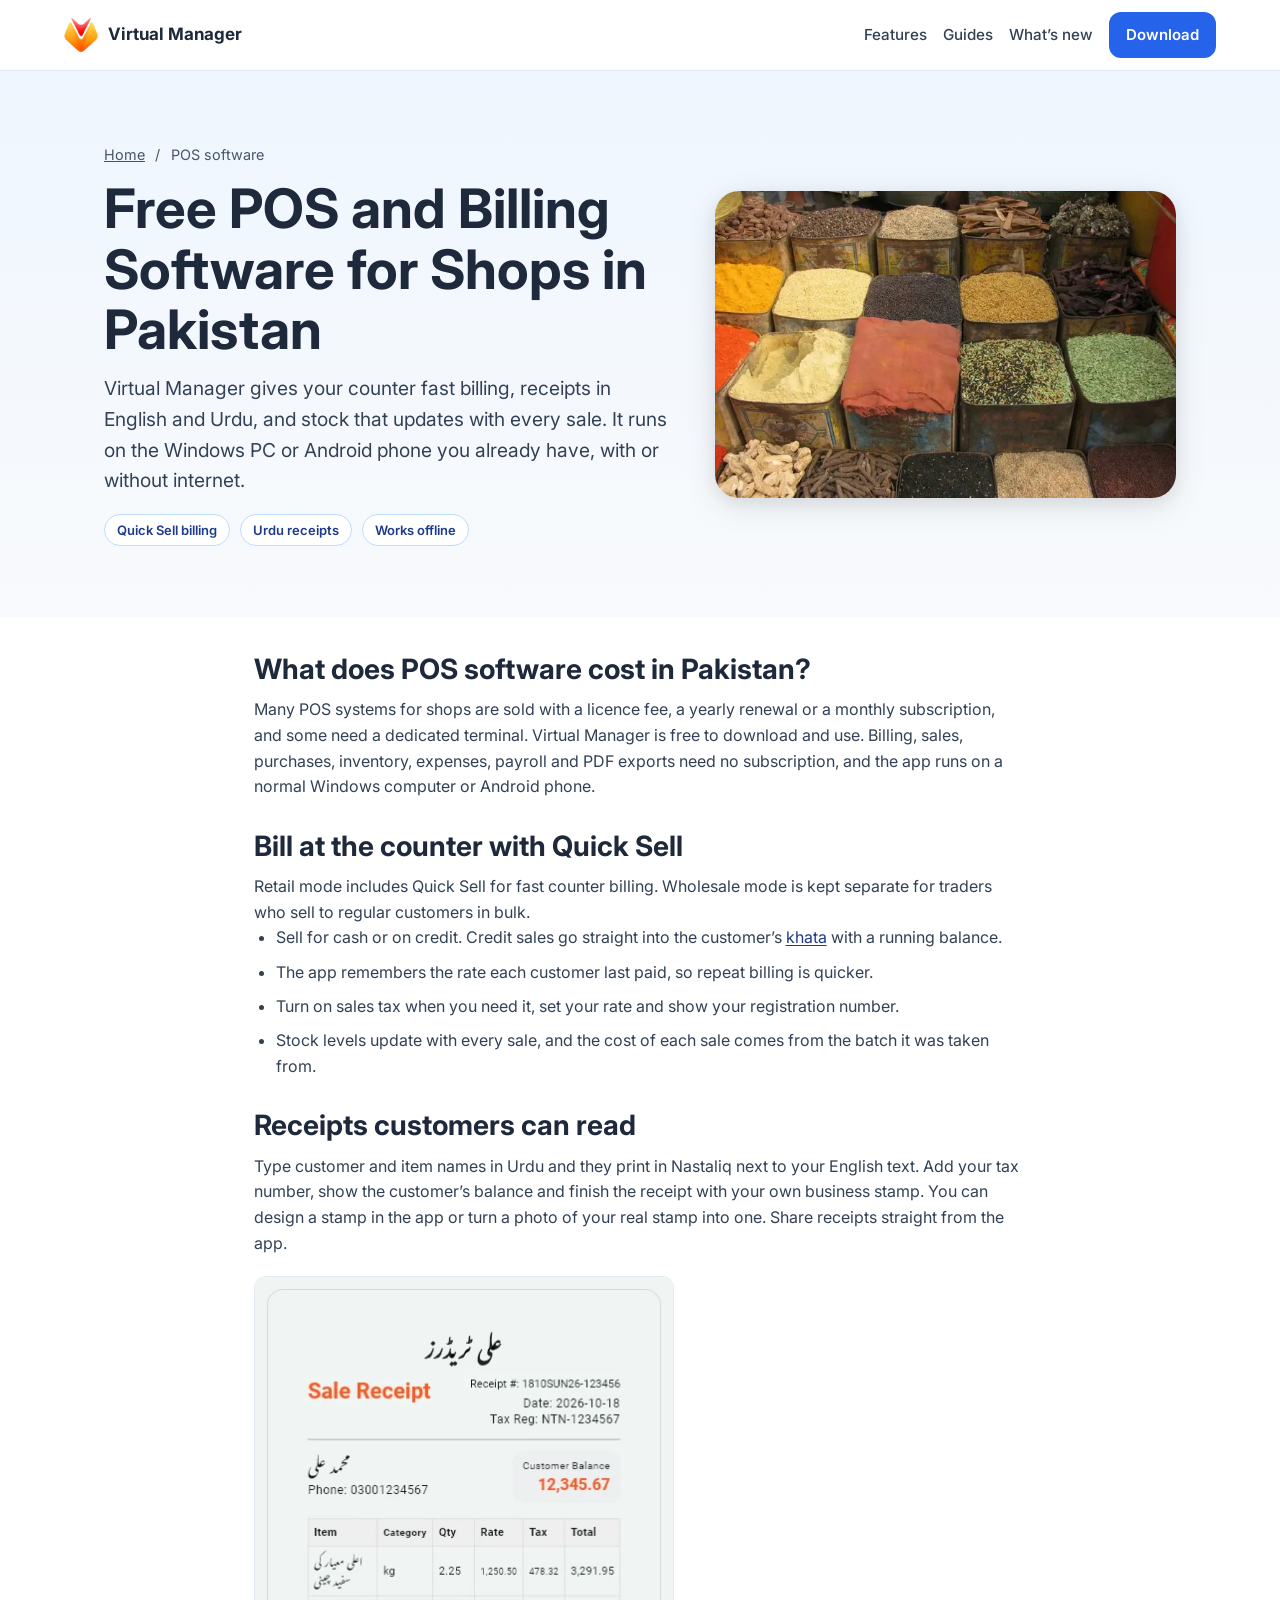
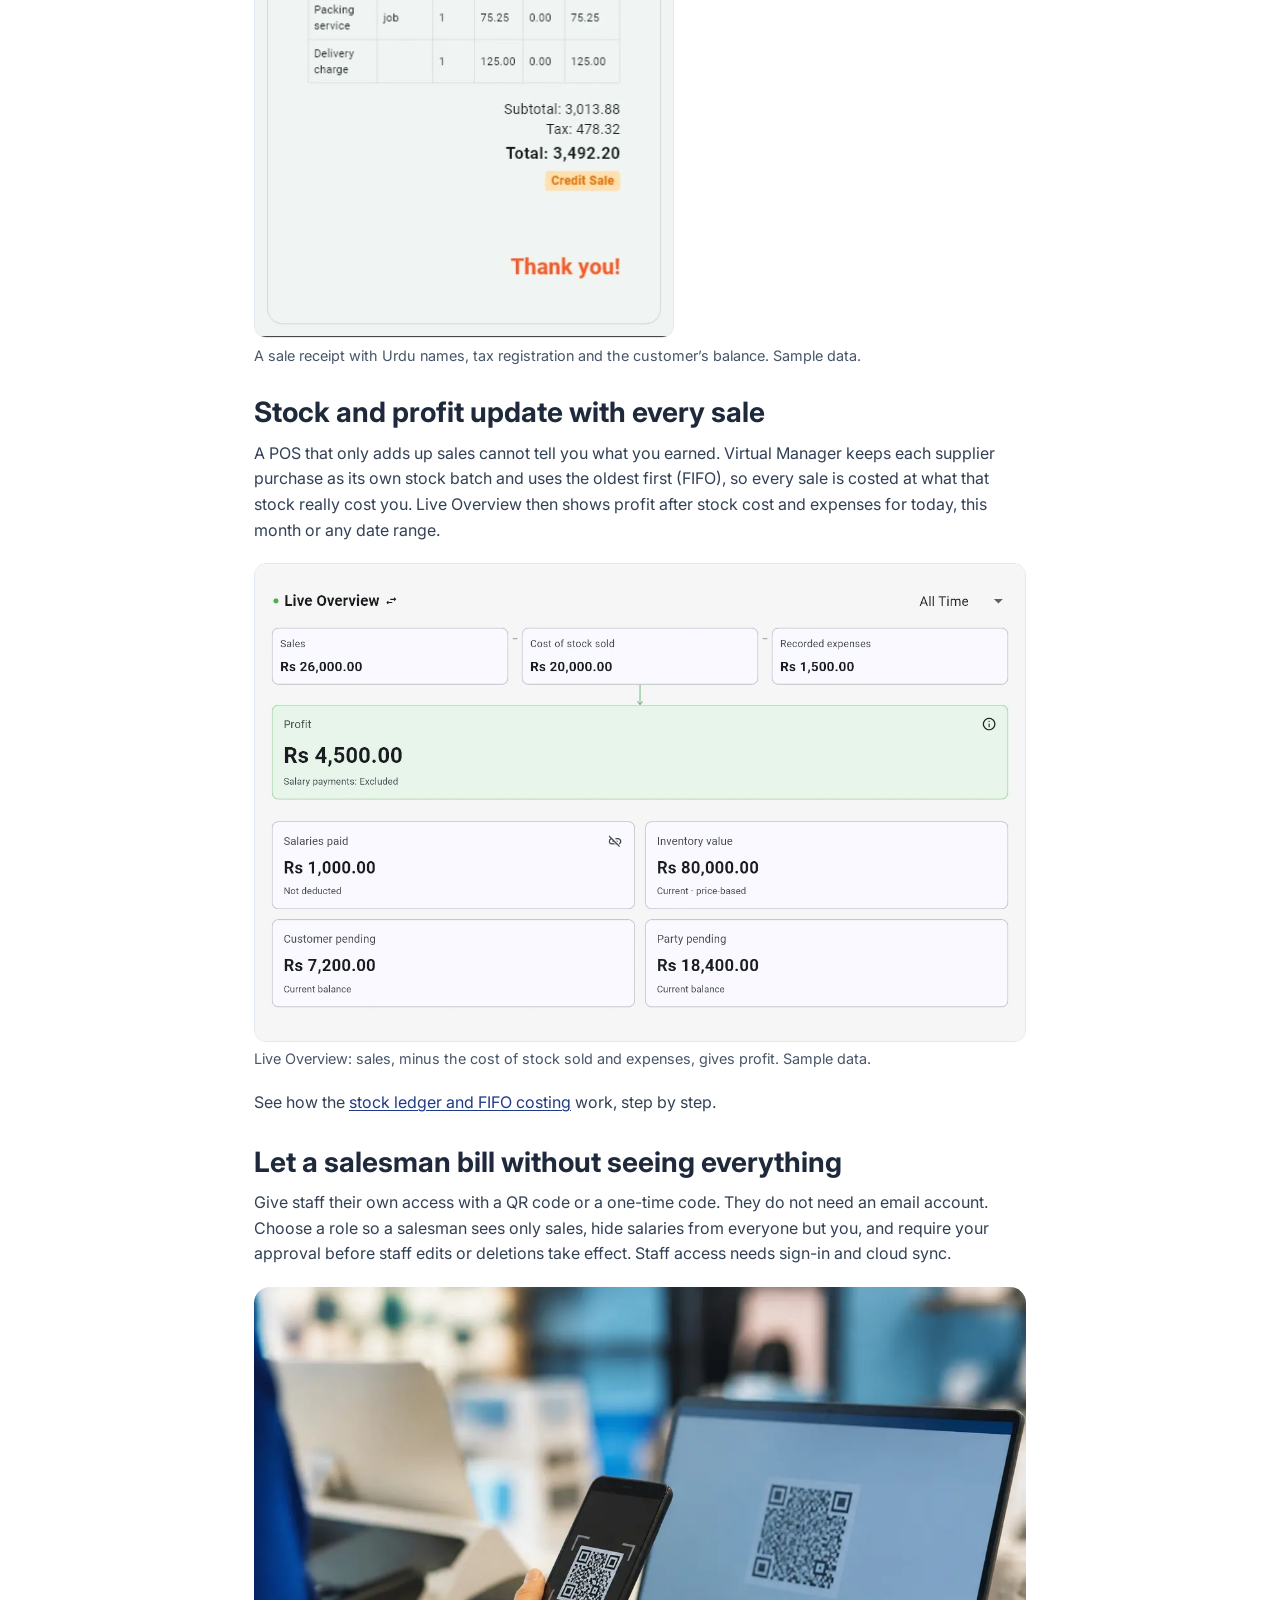
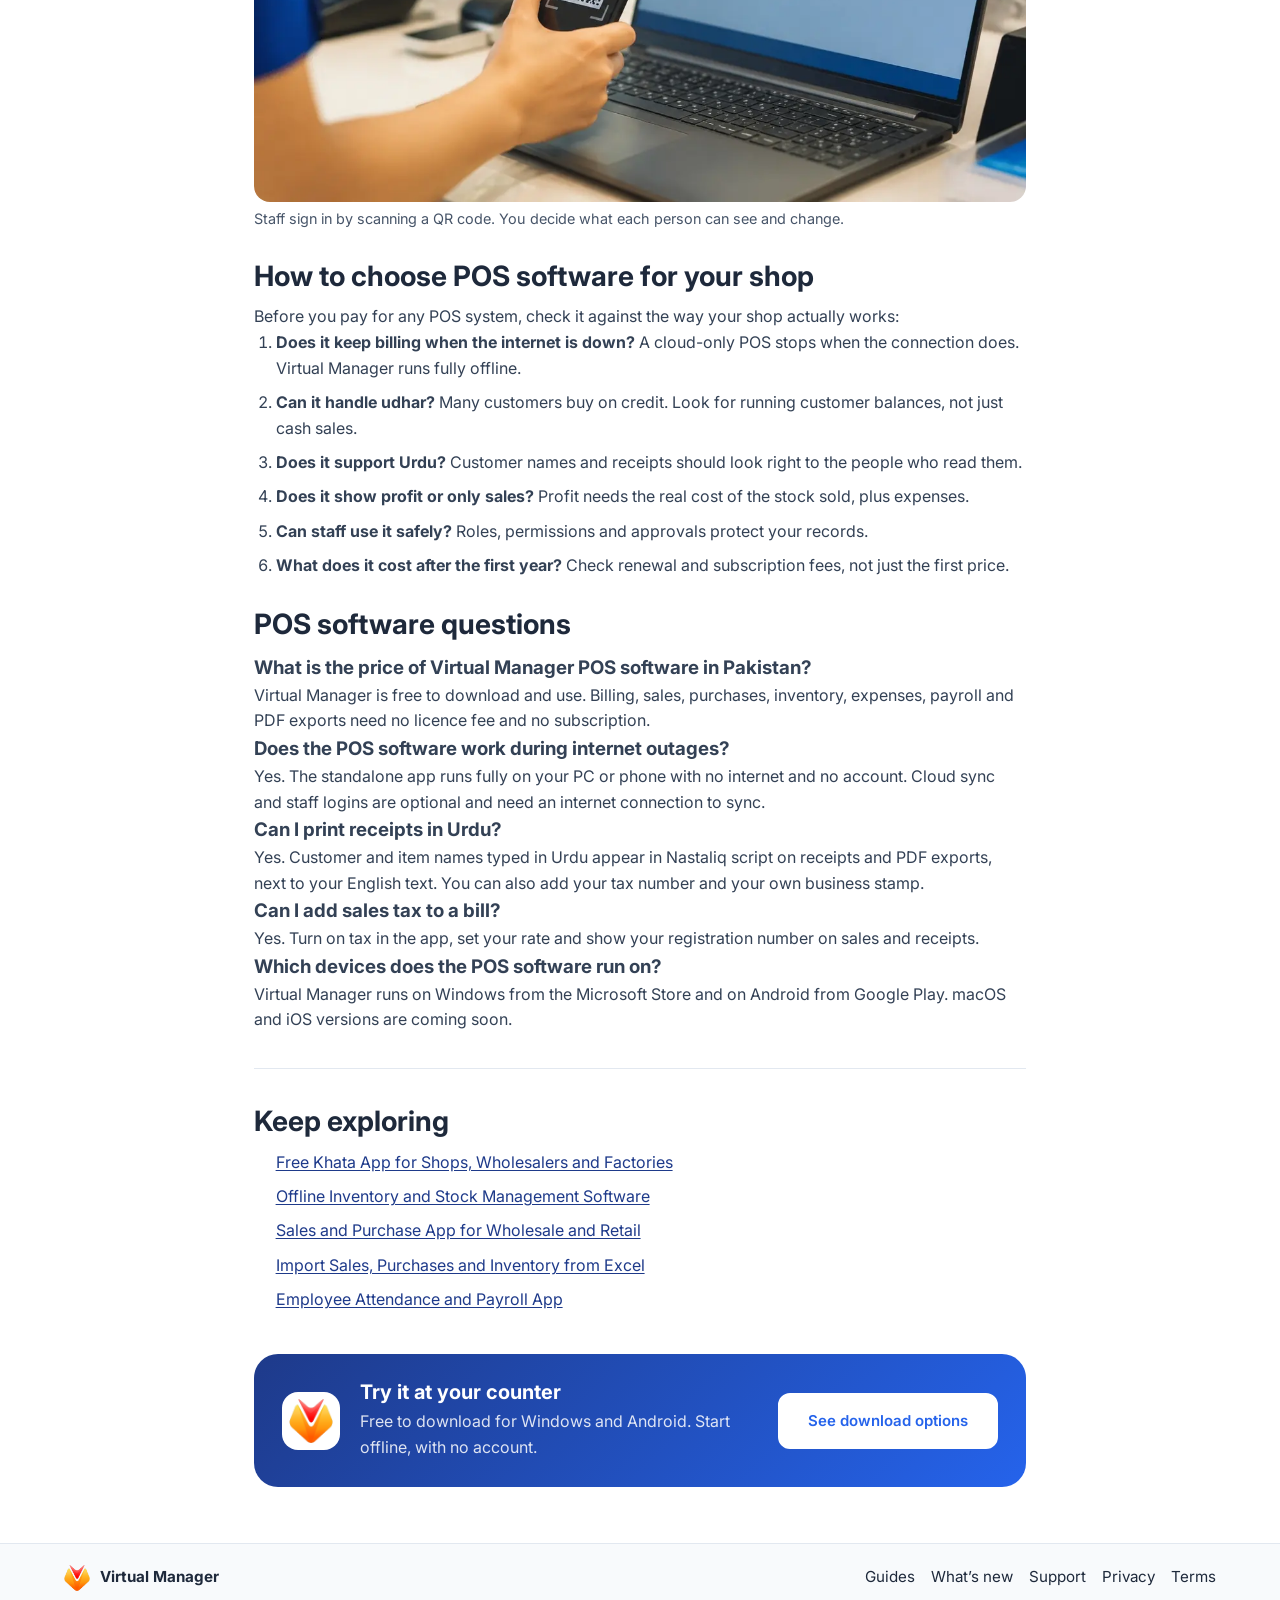
<file: pos-software-pakistan.html>
<!DOCTYPE html>
<html lang="en">
<head>
  <meta charset="UTF-8" />
  <meta name="viewport" content="width=device-width, initial-scale=1.0" />
  <meta name="theme-color" content="#2563EB" />
  <title>Free POS Software in Pakistan for Shops | Virtual Manager</title>
  <meta name="description" content="Free POS software for Windows and Android. Bill at the counter with Quick Sell, share Urdu receipts with your stamp, track stock and profit, and work offline." />
  <link rel="canonical" href="https://virtualmanager.online/pos-software-pakistan.html" />
  <meta property="og:type" content="website" />
  <meta property="og:site_name" content="Virtual Manager" />
  <meta property="og:url" content="https://virtualmanager.online/pos-software-pakistan.html" />
  <meta property="og:title" content="Free POS Software in Pakistan for Shops | Virtual Manager" />
  <meta property="og:description" content="Free POS software for Windows and Android. Bill at the counter with Quick Sell, share Urdu receipts with your stamp, track stock and profit, and work offline." />
  <meta property="og:image" content="https://virtualmanager.online/assets/og-image.jpg" />
  <meta property="og:image:width" content="1200" />
  <meta property="og:image:height" content="630" />
  <meta name="twitter:card" content="summary_large_image" />
  <meta name="twitter:title" content="Free POS Software in Pakistan for Shops | Virtual Manager" />
  <meta name="twitter:description" content="Free POS software for Windows and Android. Bill at the counter with Quick Sell, share Urdu receipts with your stamp, track stock and profit, and work offline." />
  <meta name="twitter:image" content="https://virtualmanager.online/assets/og-image.jpg" />
  <link rel="icon" href="/assets/favicon.ico" sizes="48x48" />
  <link rel="icon" type="image/png" sizes="32x32" href="/assets/favicon-32.png" />
  <link rel="apple-touch-icon" href="/assets/apple-touch-icon.png" />
  <link rel="preconnect" href="https://fonts.googleapis.com" />
  <link rel="preconnect" href="https://fonts.gstatic.com" crossorigin />
  <link href="https://fonts.googleapis.com/css2?family=Inter:wght@400;600;700;800&amp;display=swap" rel="stylesheet" />
  <link rel="stylesheet" href="/css/styles.css?v=11" />
  <style>.guide-body > ul { list-style: disc; }</style>
  <script type="application/ld+json">
{
  "@context": "https://schema.org",
  "@graph": [
    {
      "@type": "WebPage",
      "@id": "https://virtualmanager.online/pos-software-pakistan.html#page",
      "url": "https://virtualmanager.online/pos-software-pakistan.html",
      "name": "Free POS and Billing Software for Shops in Pakistan",
      "description": "Free POS software for Windows and Android. Bill at the counter with Quick Sell, share Urdu receipts with your stamp, track stock and profit, and work offline.",
      "inLanguage": "en",
      "isPartOf": {
        "@id": "https://virtualmanager.online/#website"
      },
      "about": {
        "@id": "https://virtualmanager.online/#app"
      },
      "breadcrumb": {
        "@id": "https://virtualmanager.online/pos-software-pakistan.html#breadcrumb"
      }
    },
    {
      "@type": "BreadcrumbList",
      "@id": "https://virtualmanager.online/pos-software-pakistan.html#breadcrumb",
      "itemListElement": [
        {
          "@type": "ListItem",
          "position": 1,
          "name": "Home",
          "item": "https://virtualmanager.online/"
        },
        {
          "@type": "ListItem",
          "position": 2,
          "name": "Free POS and Billing Software for Shops in Pakistan",
          "item": "https://virtualmanager.online/pos-software-pakistan.html"
        }
      ]
    },
    {
      "@type": "FAQPage",
      "@id": "https://virtualmanager.online/pos-software-pakistan.html#faq",
      "mainEntity": [
        {
          "@type": "Question",
          "name": "What is the price of Virtual Manager POS software in Pakistan?",
          "acceptedAnswer": {
            "@type": "Answer",
            "text": "Virtual Manager is free to download and use. Billing, sales, purchases, inventory, expenses, payroll and PDF exports need no licence fee and no subscription."
          }
        },
        {
          "@type": "Question",
          "name": "Does the POS software work during internet outages?",
          "acceptedAnswer": {
            "@type": "Answer",
            "text": "Yes. The standalone app runs fully on your PC or phone with no internet and no account. Cloud sync and staff logins are optional and need an internet connection to sync."
          }
        },
        {
          "@type": "Question",
          "name": "Can I print receipts in Urdu?",
          "acceptedAnswer": {
            "@type": "Answer",
            "text": "Yes. Customer and item names typed in Urdu appear in Nastaliq script on receipts and PDF exports, next to your English text. You can also add your tax number and your own business stamp."
          }
        },
        {
          "@type": "Question",
          "name": "Can I add sales tax to a bill?",
          "acceptedAnswer": {
            "@type": "Answer",
            "text": "Yes. Turn on tax in the app, set your rate and show your registration number on sales and receipts."
          }
        },
        {
          "@type": "Question",
          "name": "Which devices does the POS software run on?",
          "acceptedAnswer": {
            "@type": "Answer",
            "text": "Virtual Manager runs on Windows from the Microsoft Store and on Android from Google Play. macOS and iOS versions are coming soon."
          }
        }
      ]
    }
  ]
}
  </script>
</head>
<body>
  <a href="#main" class="skip-link">Skip to main content</a>
  <header class="guide-header">
    <div class="container guide-header__inner">
      <a class="guide-brand" href="/"><img src="/assets/logo-96.png" width="34" height="34" alt="" />Virtual Manager</a>
      <nav aria-label="Primary">
        <a href="/#features">Features</a>
        <a href="/#guides">Guides</a>
        <a href="/whats-new.html">What’s new</a>
        <a class="btn btn--primary" href="/#download">Download</a>
      </nav>
    </div>
  </header>
  <main id="main">
    <article>
      <header class="guide-hero">
        <div class="container guide-hero__inner">
          <div>
          <nav aria-label="Breadcrumb" class="guide-crumb"><a href="/">Home</a><span aria-hidden="true">/</span><span aria-current="page">POS software</span></nav>
          <h1>Free POS and Billing Software for Shops in Pakistan</h1>
          <p>Virtual Manager gives your counter fast billing, receipts in English and Urdu, and stock that updates with every sale. It runs on the Windows PC or Android phone you already have, with or without internet.</p>
          <ul class="guide-hero__points" aria-label="Highlights"><li>Quick Sell billing</li><li>Urdu receipts</li><li>Works offline</li></ul>
          </div>
          <img class="guide-hero__img" src="/assets/img/retail-bazaar-1024.webp" srcset="/assets/img/retail-bazaar-640.webp 640w, /assets/img/retail-bazaar-1024.webp 1024w" sizes="(max-width: 900px) 92vw, 480px" width="1024" height="682" fetchpriority="high" decoding="async" alt="Open sacks and tins of spices and grains for sale at a market stall" />
        </div>
      </header>
      <div class="container guide-width guide-body">

      <h2>What does POS software cost in Pakistan?</h2>
      <p>Many POS systems for shops are sold with a licence fee, a yearly renewal or a monthly subscription, and some need a dedicated terminal. Virtual Manager is free to download and use. Billing, sales, purchases, inventory, expenses, payroll and PDF exports need no subscription, and the app runs on a normal Windows computer or Android phone.</p>

      <h2>Bill at the counter with Quick Sell</h2>
      <p>Retail mode includes Quick Sell for fast counter billing. Wholesale mode is kept separate for traders who sell to regular customers in bulk.</p>
      <ul>
        <li>Sell for cash or on credit. Credit sales go straight into the customer’s <a href="/khata-app.html">khata</a> with a running balance.</li>
        <li>The app remembers the rate each customer last paid, so repeat billing is quicker.</li>
        <li>Turn on sales tax when you need it, set your rate and show your registration number.</li>
        <li>Stock levels update with every sale, and the cost of each sale comes from the batch it was taken from.</li>
      </ul>

      <h2>Receipts customers can read</h2>
      <p>Type customer and item names in Urdu and they print in Nastaliq next to your English text. Add your tax number, show the customer’s balance and finish the receipt with your own business stamp. You can design a stamp in the app or turn a photo of your real stamp into one. Share receipts straight from the app.</p>
      <figure class="guide-figure">
        <img src="/assets/img/receipt-urdu-credit-sale.webp" width="420" height="663" loading="lazy" decoding="async" alt="Sample credit sale receipt with the business and customer names in Urdu, tax registration and customer balance" />
        <figcaption>A sale receipt with Urdu names, tax registration and the customer’s balance. Sample data.</figcaption>
      </figure>

      <h2>Stock and profit update with every sale</h2>
      <p>A POS that only adds up sales cannot tell you what you earned. Virtual Manager keeps each supplier purchase as its own stock batch and uses the oldest first (FIFO), so every sale is costed at what that stock really cost you. Live Overview then shows profit after stock cost and expenses for today, this month or any date range.</p>
      <figure class="guide-figure guide-figure--wide">
        <img src="/assets/img/live-overview-desktop.webp" width="1380" height="854" loading="lazy" decoding="async" alt="Live Overview screen: Sales Rs 26,000 minus cost of stock sold Rs 20,000 and expenses Rs 1,500 gives profit Rs 4,500" />
        <figcaption>Live Overview: sales, minus the cost of stock sold and expenses, gives profit. Sample data.</figcaption>
      </figure>
      <p>See how the <a href="/offline-inventory-software.html">stock ledger and FIFO costing</a> work, step by step.</p>

      <h2>Let a salesman bill without seeing everything</h2>
      <p>Give staff their own access with a QR code or a one-time code. They do not need an email account. Choose a role so a salesman sees only sales, hide salaries from everyone but you, and require your approval before staff edits or deletions take effect. Staff access needs sign-in and cloud sync.</p>
      <figure class="guide-figure guide-figure--photo">
        <img src="/assets/img/staff-qr-login-1200.webp" srcset="/assets/img/staff-qr-login-640.webp 640w, /assets/img/staff-qr-login-1200.webp 1200w" sizes="(max-width: 860px) 92vw, 780px" width="1200" height="800" loading="lazy" decoding="async" alt="A staff member scanning a QR code on a laptop screen with a phone to sign in" />
        <figcaption>Staff sign in by scanning a QR code. You decide what each person can see and change.</figcaption>
      </figure>

      <h2>How to choose POS software for your shop</h2>
      <p>Before you pay for any POS system, check it against the way your shop actually works:</p>
      <ol>
        <li><strong>Does it keep billing when the internet is down?</strong> A cloud-only POS stops when the connection does. Virtual Manager runs fully offline.</li>
        <li><strong>Can it handle udhar?</strong> Many customers buy on credit. Look for running customer balances, not just cash sales.</li>
        <li><strong>Does it support Urdu?</strong> Customer names and receipts should look right to the people who read them.</li>
        <li><strong>Does it show profit or only sales?</strong> Profit needs the real cost of the stock sold, plus expenses.</li>
        <li><strong>Can staff use it safely?</strong> Roles, permissions and approvals protect your records.</li>
        <li><strong>What does it cost after the first year?</strong> Check renewal and subscription fees, not just the first price.</li>
      </ol>

      <section aria-labelledby="pos-faq">
        <h2 id="pos-faq">POS software questions</h2>
        <h3>What is the price of Virtual Manager POS software in Pakistan?</h3>
        <p>Virtual Manager is free to download and use. Billing, sales, purchases, inventory, expenses, payroll and PDF exports need no licence fee and no subscription.</p>
        <h3>Does the POS software work during internet outages?</h3>
        <p>Yes. The standalone app runs fully on your PC or phone with no internet and no account. Cloud sync and staff logins are optional and need an internet connection to sync.</p>
        <h3>Can I print receipts in Urdu?</h3>
        <p>Yes. Customer and item names typed in Urdu appear in Nastaliq script on receipts and PDF exports, next to your English text. You can also add your tax number and your own business stamp.</p>
        <h3>Can I add sales tax to a bill?</h3>
        <p>Yes. Turn on tax in the app, set your rate and show your registration number on sales and receipts.</p>
        <h3>Which devices does the POS software run on?</h3>
        <p>Virtual Manager runs on Windows from the Microsoft Store and on Android from Google Play. macOS and iOS versions are coming soon.</p>
      </section>

        <nav class="guide-related" aria-labelledby="related">
          <h2 id="related">Keep exploring</h2>
          <ul>
          <li><a href="/khata-app.html">Free Khata App for Shops, Wholesalers and Factories</a></li>
          <li><a href="/offline-inventory-software.html">Offline Inventory and Stock Management Software</a></li>
          <li><a href="/sales-purchase-record-app.html">Sales and Purchase App for Wholesale and Retail</a></li>
          <li><a href="/excel-data-import.html">Import Sales, Purchases and Inventory from Excel</a></li>
          <li><a href="/employee-attendance-payroll.html">Employee Attendance and Payroll App</a></li>
          </ul>
        </nav>
        <aside class="guide-cta" aria-label="Download Virtual Manager">
          <img src="/assets/logo-96.png" width="58" height="58" alt="" loading="lazy" />
          <div>
            <h2>Try it at your counter</h2>
            <p>Free to download for Windows and Android. Start offline, with no account.</p>
          </div>
          <a class="btn btn--white" href="/#download">See download options</a>
        </aside>
      </div>
    </article>
  </main>
  <footer class="guide-footer">
    <div class="container guide-header__inner">
      <a class="guide-brand" href="/"><img src="/assets/logo-96.png" width="26" height="26" alt="" loading="lazy" />Virtual Manager</a>
      <nav aria-label="Footer"><a href="/#guides">Guides</a><a href="/whats-new.html">What’s new</a><a href="mailto:support@virtual-manager.app">Support</a><a href="/privacy.html">Privacy</a><a href="/terms.html">Terms</a></nav>
    </div>
  </footer>
</body>
</html>
</file>
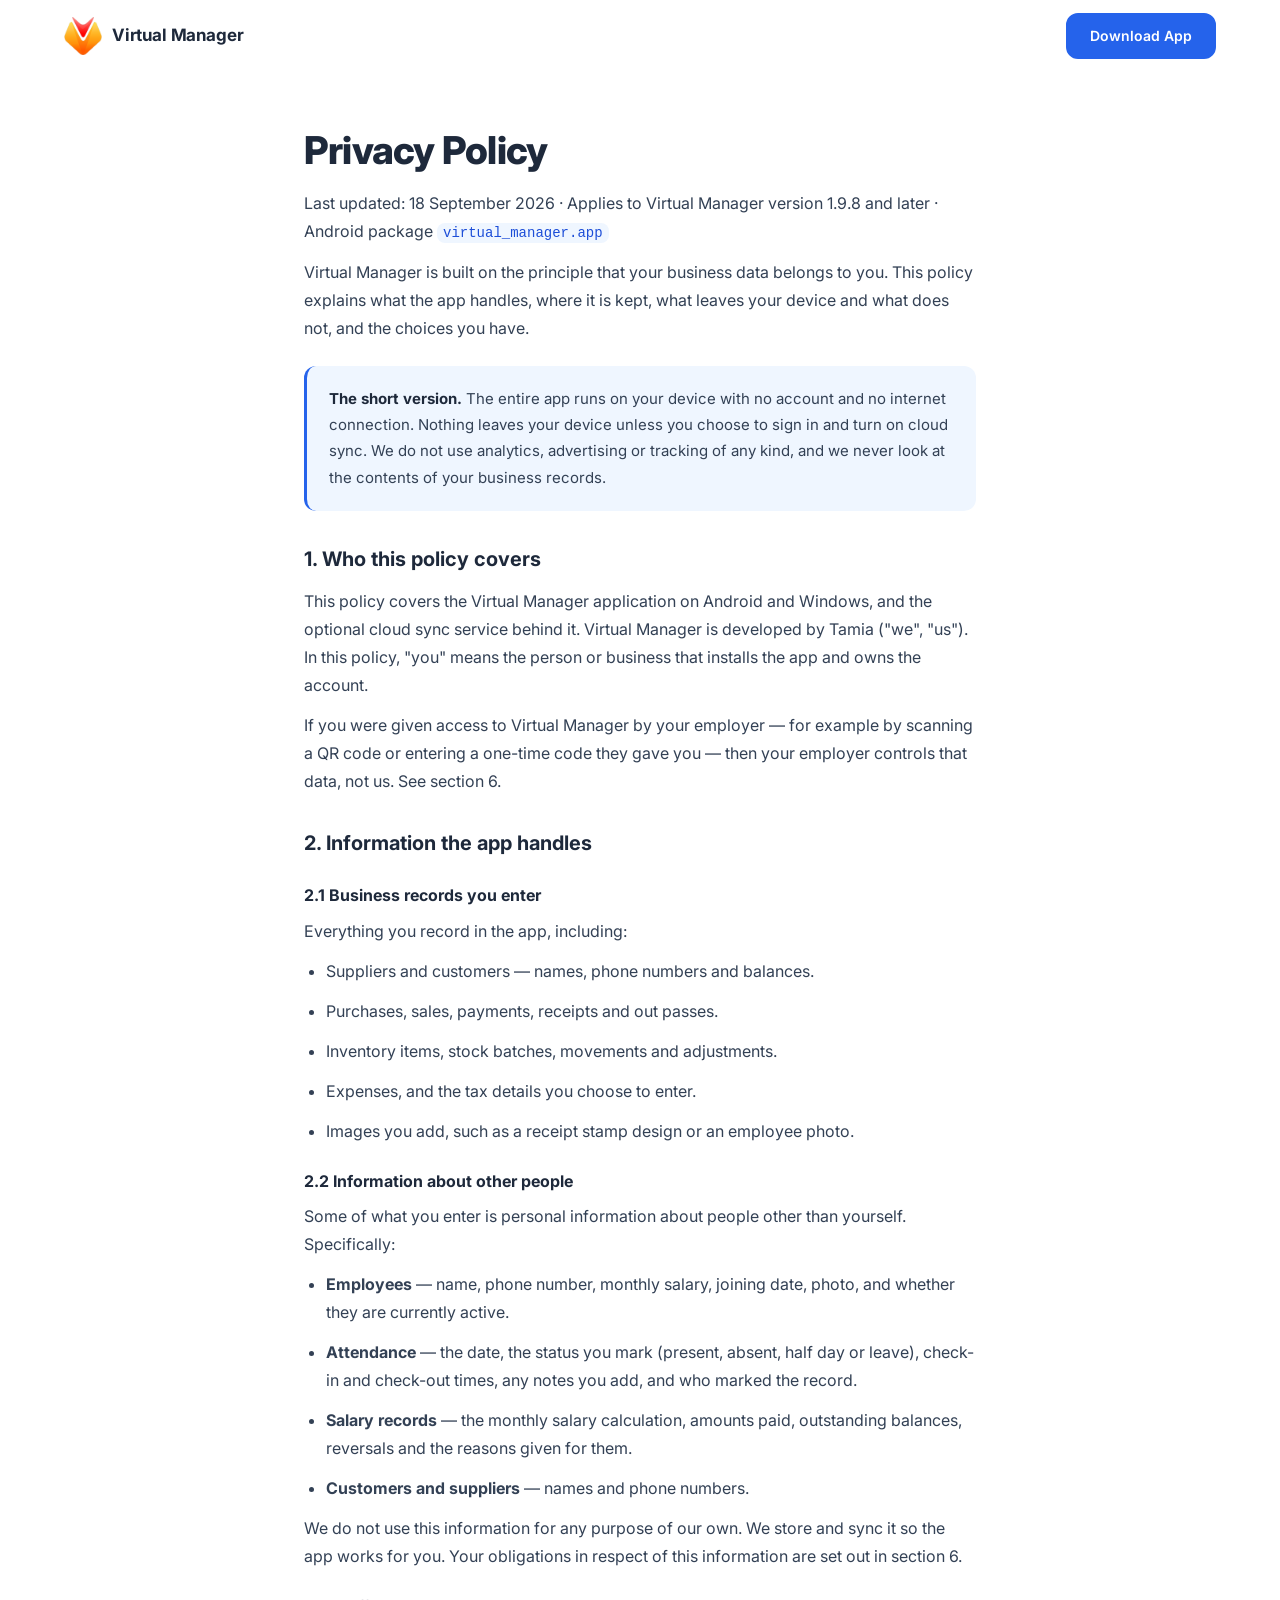
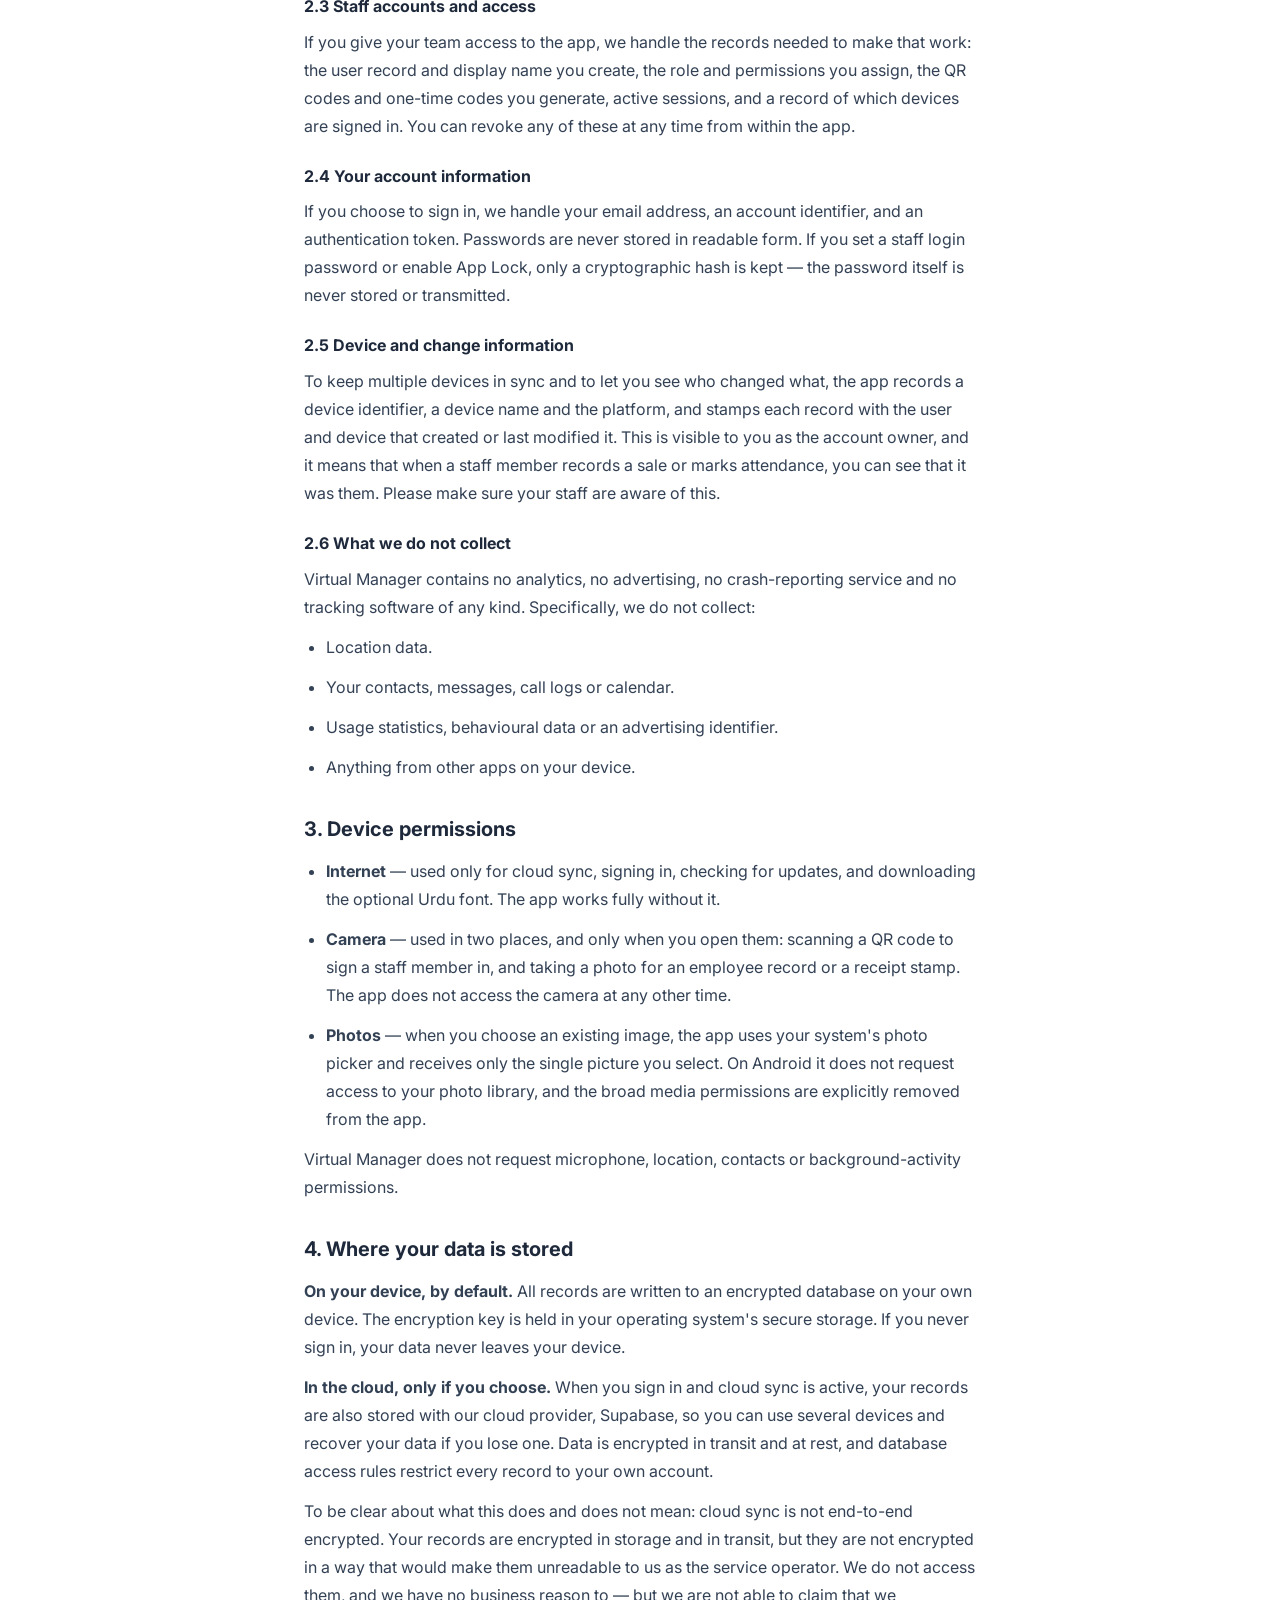
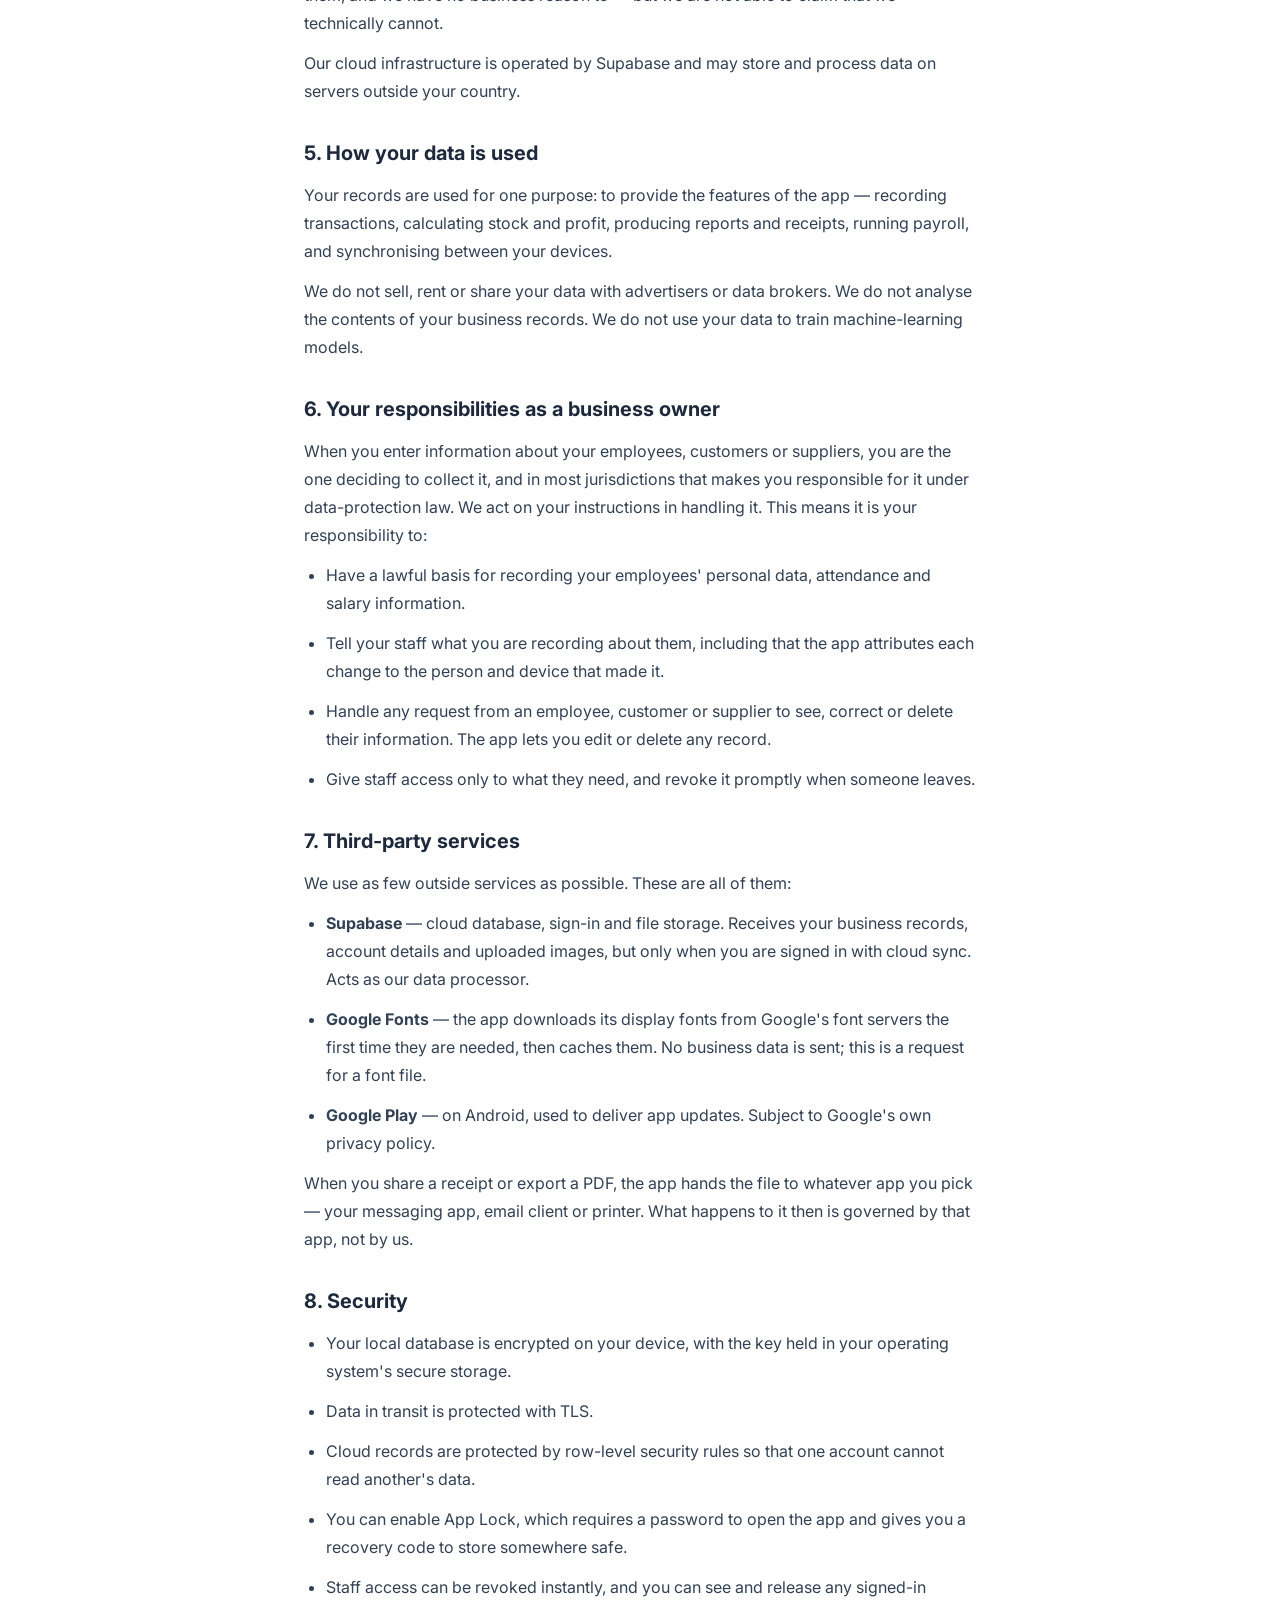
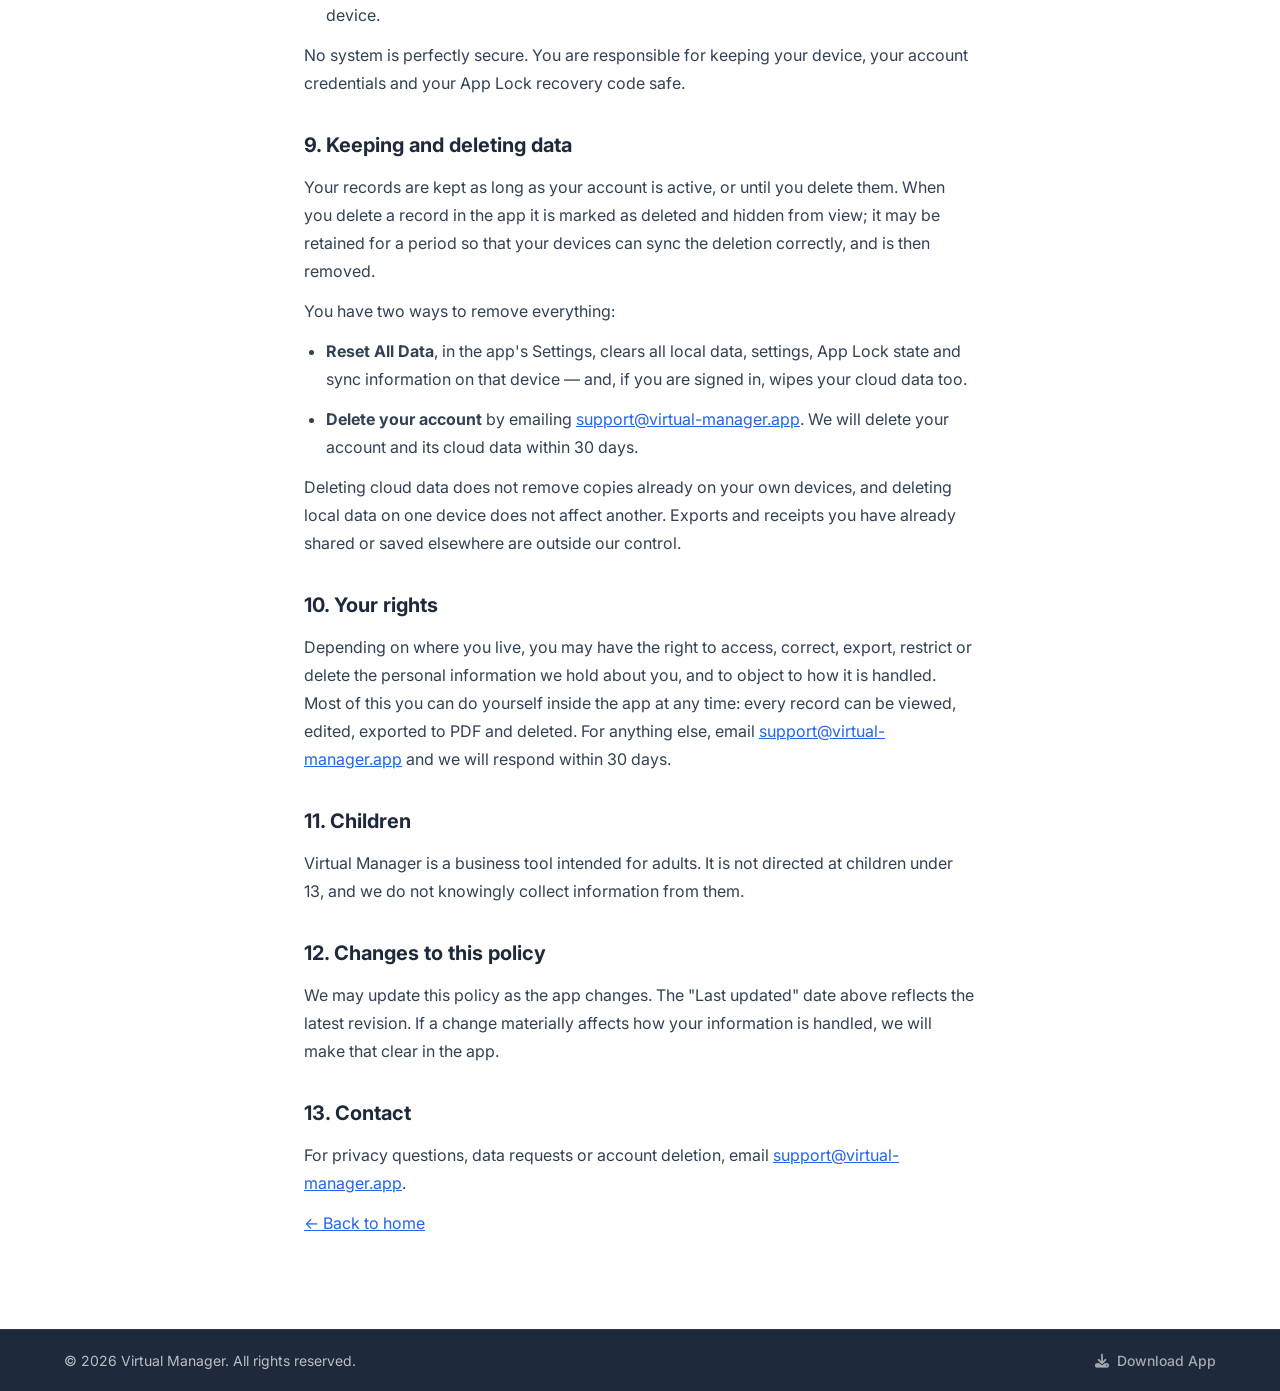
<file: privacy.html>
<!DOCTYPE html>
<html lang="en">

<head>
  <meta charset="UTF-8" />
  <meta name="viewport" content="width=device-width, initial-scale=1.0" />
  <meta name="theme-color" content="#2563EB" />
  <meta name="description" content="Privacy Policy for Virtual Manager — what the app handles, where it is stored, the employee and staff data you enter, and your choices." />
  <title>Privacy Policy — Virtual Manager</title>

  <link rel="canonical" href="https://virtualmanager.online/privacy.html" />

  <meta property="og:type" content="website" />
  <meta property="og:site_name" content="Virtual Manager" />
  <meta property="og:url" content="https://virtualmanager.online/privacy.html" />
  <meta property="og:title" content="Privacy Policy — Virtual Manager" />
  <meta property="og:description" content="Privacy Policy for Virtual Manager — what the app handles, where it is stored, the employee and staff data you enter, and your choices." />
  <meta property="og:image" content="https://virtualmanager.online/assets/og-image.jpg" />
  <meta name="twitter:card" content="summary_large_image" />
  <meta name="twitter:title" content="Privacy Policy — Virtual Manager" />
  <meta name="twitter:description" content="Privacy Policy for Virtual Manager — what the app handles, where it is stored, the employee and staff data you enter, and your choices." />
  <meta name="twitter:image" content="https://virtualmanager.online/assets/og-image.jpg" />
  <link rel="preconnect" href="https://fonts.googleapis.com" />
  <link rel="preconnect" href="https://fonts.gstatic.com" crossorigin />
  <link href="https://fonts.googleapis.com/css2?family=Inter:wght@400;600;700;800&display=swap" rel="stylesheet" />

  <!-- Font Awesome -->
  <link rel="preconnect" href="https://cdnjs.cloudflare.com" crossorigin />
  <link rel="stylesheet" href="https://cdnjs.cloudflare.com/ajax/libs/font-awesome/6.5.0/css/all.min.css"
    media="print" onload="this.media='all'" />
  <noscript><link rel="stylesheet" href="https://cdnjs.cloudflare.com/ajax/libs/font-awesome/6.5.0/css/all.min.css" /></noscript>

  <link rel="stylesheet" href="css/styles.css?v=11" />
  <link rel="icon" href="assets/favicon.ico" sizes="48x48" />
  <link rel="icon" type="image/png" sizes="32x32" href="assets/favicon-32.png" />
  <link rel="apple-touch-icon" href="assets/apple-touch-icon.png" />
</head>

<body>

  <a href="#main" class="skip-link">Skip to main content</a>

  <header class="navbar" id="navbar">
    <div class="container navbar__inner">
      <a href="/" class="navbar__brand">
        <div class="navbar__logo navbar__logo--img" aria-hidden="true">
          <img src="assets/logo-96.png" alt="" width="38" height="38" />
        </div>
        <span class="navbar__name">Virtual Manager</span>
      </a>
      <a href="/#download" class="btn btn--primary navbar__cta" style="margin-left:auto">Download App</a>
    </div>
  </header>

  <main id="main" class="legal">
    <div class="container legal__inner">
      <h1>Privacy Policy</h1>
      <p class="legal__updated">Last updated: 18 September 2026 &middot; Applies to Virtual Manager version 1.9.8 and
        later &middot; Android package <code>virtual_manager.app</code></p>

      <p>Virtual Manager is built on the principle that your business data belongs to you. This policy explains what
        the app handles, where it is kept, what leaves your device and what does not, and the choices you have.</p>

      <div class="legal__callout">
        <strong>The short version.</strong> The entire app runs on your device with no account and no internet
        connection. Nothing leaves your device unless you choose to sign in and turn on cloud sync. We do not use
        analytics, advertising or tracking of any kind, and we never look at the contents of your business records.
      </div>

      <h2>1. Who this policy covers</h2>
      <p>This policy covers the Virtual Manager application on Android and Windows, and the optional cloud sync
        service behind it. Virtual Manager is developed by Tamia ("we", "us"). In this policy, "you" means the person
        or business that installs the app and owns the account.</p>
      <p>If you were given access to Virtual Manager by your employer — for example by scanning a QR code or entering
        a one-time code they gave you — then your employer controls that data, not us. See section 6.</p>

      <h2>2. Information the app handles</h2>

      <h3>2.1 Business records you enter</h3>
      <p>Everything you record in the app, including:</p>
      <ul>
        <li>Suppliers and customers — names, phone numbers and balances.</li>
        <li>Purchases, sales, payments, receipts and out passes.</li>
        <li>Inventory items, stock batches, movements and adjustments.</li>
        <li>Expenses, and the tax details you choose to enter.</li>
        <li>Images you add, such as a receipt stamp design or an employee photo.</li>
      </ul>

      <h3>2.2 Information about other people</h3>
      <p>Some of what you enter is personal information about people other than yourself. Specifically:</p>
      <ul>
        <li><strong>Employees</strong> — name, phone number, monthly salary, joining date, photo, and whether they
          are currently active.</li>
        <li><strong>Attendance</strong> — the date, the status you mark (present, absent, half day or leave),
          check-in and check-out times, any notes you add, and who marked the record.</li>
        <li><strong>Salary records</strong> — the monthly salary calculation, amounts paid, outstanding balances,
          reversals and the reasons given for them.</li>
        <li><strong>Customers and suppliers</strong> — names and phone numbers.</li>
      </ul>
      <p>We do not use this information for any purpose of our own. We store and sync it so the app works for you.
        Your obligations in respect of this information are set out in section 6.</p>

      <h3>2.3 Staff accounts and access</h3>
      <p>If you give your team access to the app, we handle the records needed to make that work: the user record
        and display name you create, the role and permissions you assign, the QR codes and one-time codes you
        generate, active sessions, and a record of which devices are signed in. You can revoke any of these at any
        time from within the app.</p>

      <h3>2.4 Your account information</h3>
      <p>If you choose to sign in, we handle your email address, an account identifier, and an authentication token.
        Passwords are never stored in readable form. If you set a staff login password or enable App Lock, only a
        cryptographic hash is kept — the password itself is never stored or transmitted.</p>

      <h3>2.5 Device and change information</h3>
      <p>To keep multiple devices in sync and to let you see who changed what, the app records a device identifier, a
        device name and the platform, and stamps each record with the user and device that created or last modified
        it. This is visible to you as the account owner, and it means that when a staff member records a sale or
        marks attendance, you can see that it was them. Please make sure your staff are aware of this.</p>

      <h3>2.6 What we do not collect</h3>
      <p>Virtual Manager contains no analytics, no advertising, no crash-reporting service and no tracking software
        of any kind. Specifically, we do not collect:</p>
      <ul>
        <li>Location data.</li>
        <li>Your contacts, messages, call logs or calendar.</li>
        <li>Usage statistics, behavioural data or an advertising identifier.</li>
        <li>Anything from other apps on your device.</li>
      </ul>

      <h2>3. Device permissions</h2>
      <ul>
        <li><strong>Internet</strong> — used only for cloud sync, signing in, checking for updates, and downloading
          the optional Urdu font. The app works fully without it.</li>
        <li><strong>Camera</strong> — used in two places, and only when you open them: scanning a QR code to sign a
          staff member in, and taking a photo for an employee record or a receipt stamp. The app does not access the
          camera at any other time.</li>
        <li><strong>Photos</strong> — when you choose an existing image, the app uses your system's photo picker and
          receives only the single picture you select. On Android it does not request access to your photo library,
          and the broad media permissions are explicitly removed from the app.</li>
      </ul>
      <p>Virtual Manager does not request microphone, location, contacts or background-activity permissions.</p>

      <h2>4. Where your data is stored</h2>
      <p><strong>On your device, by default.</strong> All records are written to an encrypted database on your own
        device. The encryption key is held in your operating system's secure storage. If you never sign in, your data
        never leaves your device.</p>
      <p><strong>In the cloud, only if you choose.</strong> When you sign in and cloud sync is active, your records
        are also stored with our cloud provider, Supabase, so you can use several devices and recover your data if
        you lose one. Data is encrypted in transit and at rest, and database access rules restrict every record to
        your own account.</p>
      <p>To be clear about what this does and does not mean: cloud sync is not end-to-end encrypted. Your records are
        encrypted in storage and in transit, but they are not encrypted in a way that would make them unreadable to
        us as the service operator. We do not access them, and we have no business reason to — but we are not able to
        claim that we technically cannot.</p>
      <p>Our cloud infrastructure is operated by Supabase and may store and process data on servers outside your
        country.</p>

      <h2>5. How your data is used</h2>
      <p>Your records are used for one purpose: to provide the features of the app — recording transactions,
        calculating stock and profit, producing reports and receipts, running payroll, and synchronising between your
        devices.</p>
      <p>We do not sell, rent or share your data with advertisers or data brokers. We do not analyse the contents of
        your business records. We do not use your data to train machine-learning models.</p>

      <h2>6. Your responsibilities as a business owner</h2>
      <p>When you enter information about your employees, customers or suppliers, you are the one deciding to collect
        it, and in most jurisdictions that makes you responsible for it under data-protection law. We act on your
        instructions in handling it. This means it is your responsibility to:</p>
      <ul>
        <li>Have a lawful basis for recording your employees' personal data, attendance and salary information.</li>
        <li>Tell your staff what you are recording about them, including that the app attributes each change to the
          person and device that made it.</li>
        <li>Handle any request from an employee, customer or supplier to see, correct or delete their information.
          The app lets you edit or delete any record.</li>
        <li>Give staff access only to what they need, and revoke it promptly when someone leaves.</li>
      </ul>

      <h2>7. Third-party services</h2>
      <p>We use as few outside services as possible. These are all of them:</p>
      <ul>
        <li><strong>Supabase</strong> — cloud database, sign-in and file storage. Receives your business records,
          account details and uploaded images, but only when you are signed in with cloud sync. Acts as our data
          processor.</li>
        <li><strong>Google Fonts</strong> — the app downloads its display fonts from Google's font servers the first
          time they are needed, then caches them. No business data is sent; this is a request for a font file.</li>
        <li><strong>Google Play</strong> — on Android, used to deliver app updates. Subject to Google's own privacy
          policy.</li>
      </ul>
      <p>When you share a receipt or export a PDF, the app hands the file to whatever app you pick — your messaging
        app, email client or printer. What happens to it then is governed by that app, not by us.</p>

      <h2>8. Security</h2>
      <ul>
        <li>Your local database is encrypted on your device, with the key held in your operating system's secure
          storage.</li>
        <li>Data in transit is protected with TLS.</li>
        <li>Cloud records are protected by row-level security rules so that one account cannot read another's data.
        </li>
        <li>You can enable App Lock, which requires a password to open the app and gives you a recovery code to store
          somewhere safe.</li>
        <li>Staff access can be revoked instantly, and you can see and release any signed-in device.</li>
      </ul>
      <p>No system is perfectly secure. You are responsible for keeping your device, your account credentials and
        your App Lock recovery code safe.</p>

      <h2>9. Keeping and deleting data</h2>
      <p>Your records are kept as long as your account is active, or until you delete them. When you delete a record
        in the app it is marked as deleted and hidden from view; it may be retained for a period so that your devices
        can sync the deletion correctly, and is then removed.</p>
      <p>You have two ways to remove everything:</p>
      <ul>
        <li><strong>Reset All Data</strong>, in the app's Settings, clears all local data, settings, App Lock state
          and sync information on that device — and, if you are signed in, wipes your cloud data too.</li>
        <li><strong>Delete your account</strong> by emailing
          <a href="mailto:support@virtual-manager.app">support@virtual-manager.app</a>. We will delete your account
          and its cloud data within 30 days.</li>
      </ul>
      <p>Deleting cloud data does not remove copies already on your own devices, and deleting local data on one
        device does not affect another. Exports and receipts you have already shared or saved elsewhere are outside
        our control.</p>

      <h2>10. Your rights</h2>
      <p>Depending on where you live, you may have the right to access, correct, export, restrict or delete the
        personal information we hold about you, and to object to how it is handled. Most of this you can do yourself
        inside the app at any time: every record can be viewed, edited, exported to PDF and deleted. For anything
        else, email <a href="mailto:support@virtual-manager.app">support@virtual-manager.app</a> and we will respond
        within 30 days.</p>

      <h2>11. Children</h2>
      <p>Virtual Manager is a business tool intended for adults. It is not directed at children under 13, and we do
        not knowingly collect information from them.</p>

      <h2>12. Changes to this policy</h2>
      <p>We may update this policy as the app changes. The "Last updated" date above reflects the latest revision. If
        a change materially affects how your information is handled, we will make that clear in the app.</p>

      <h2>13. Contact</h2>
      <p>For privacy questions, data requests or account deletion, email
        <a href="mailto:support@virtual-manager.app">support@virtual-manager.app</a>.</p>

      <p><a href="/">&larr; Back to home</a></p>
    </div>
  </main>

  <footer class="footer">
    <div class="footer__bar">
      <div class="container footer__bar-inner">
        <span>&copy; 2026 Virtual Manager. All rights reserved.</span>
        <a href="/#download" class="footer__download-link">
          <i class="fa-solid fa-download" aria-hidden="true"></i> Download App
        </a>
      </div>
    </div>
  </footer>
</body>

</html>
</file>
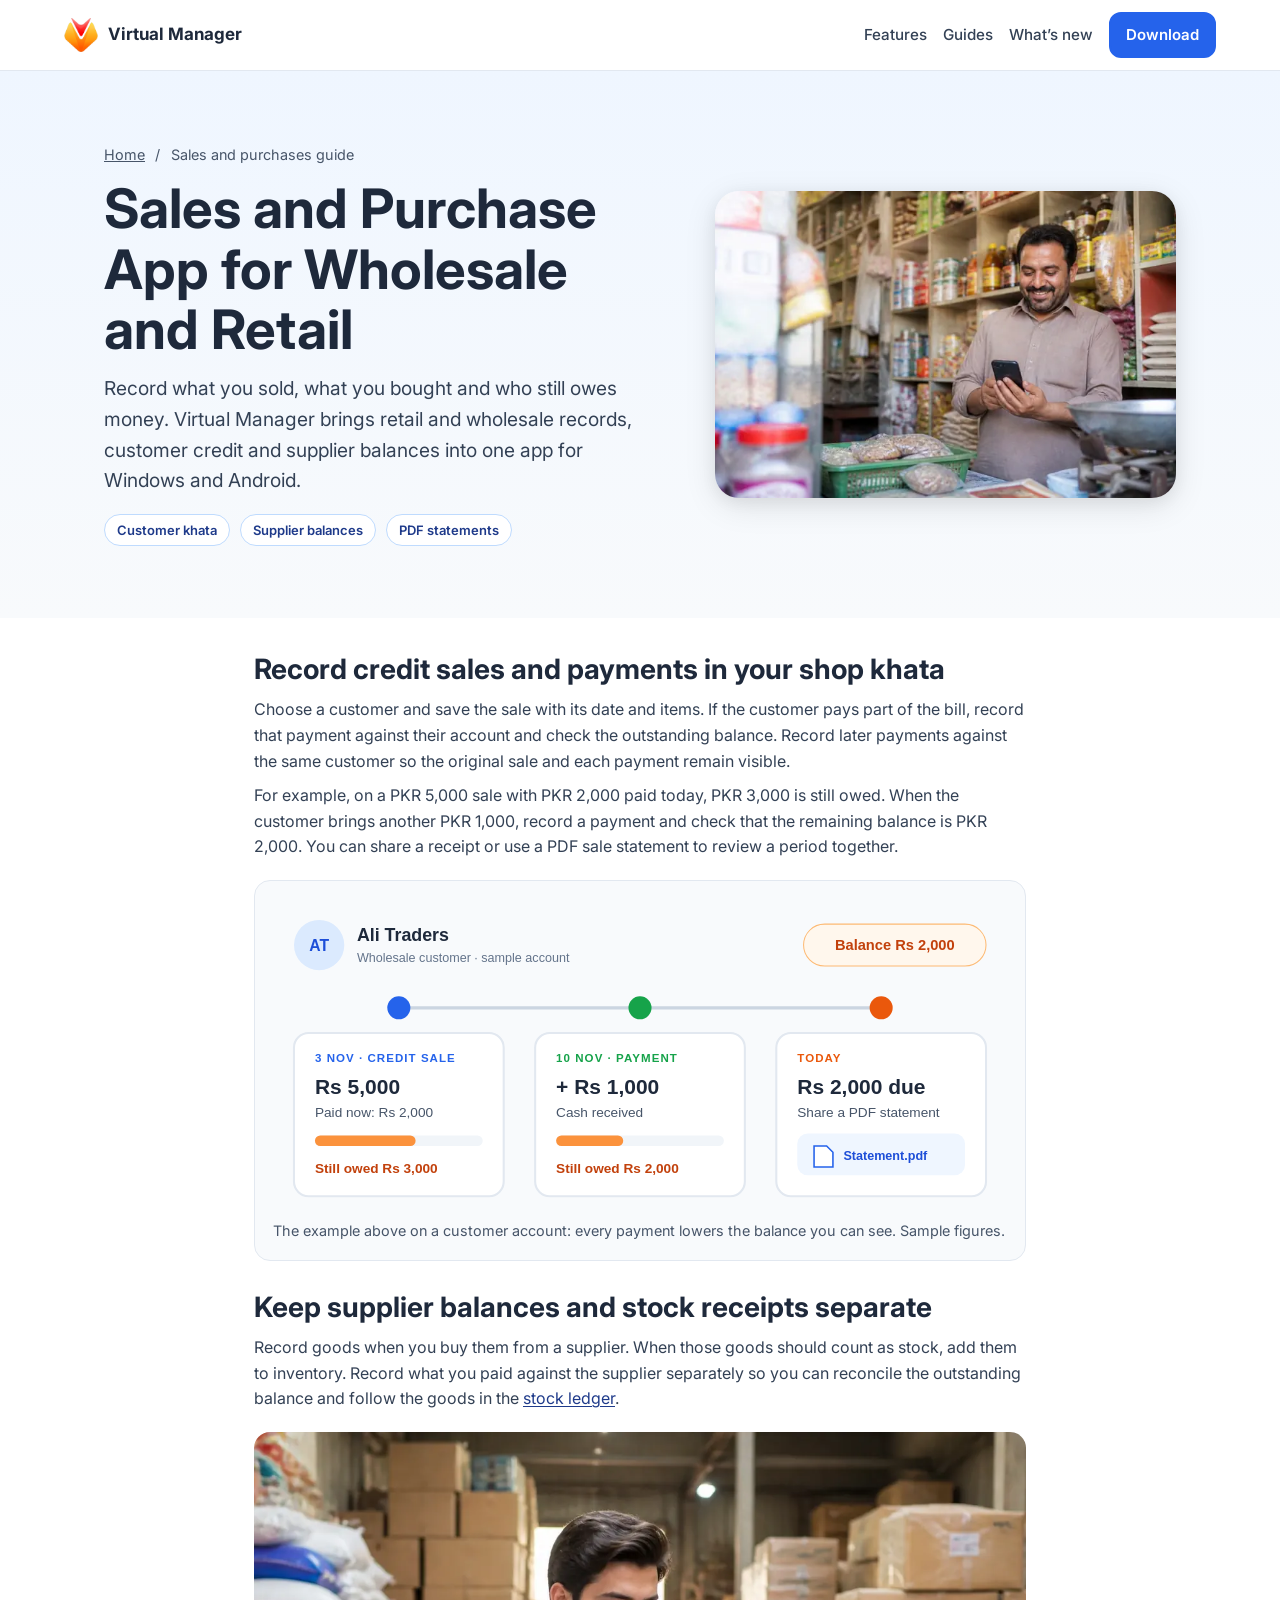
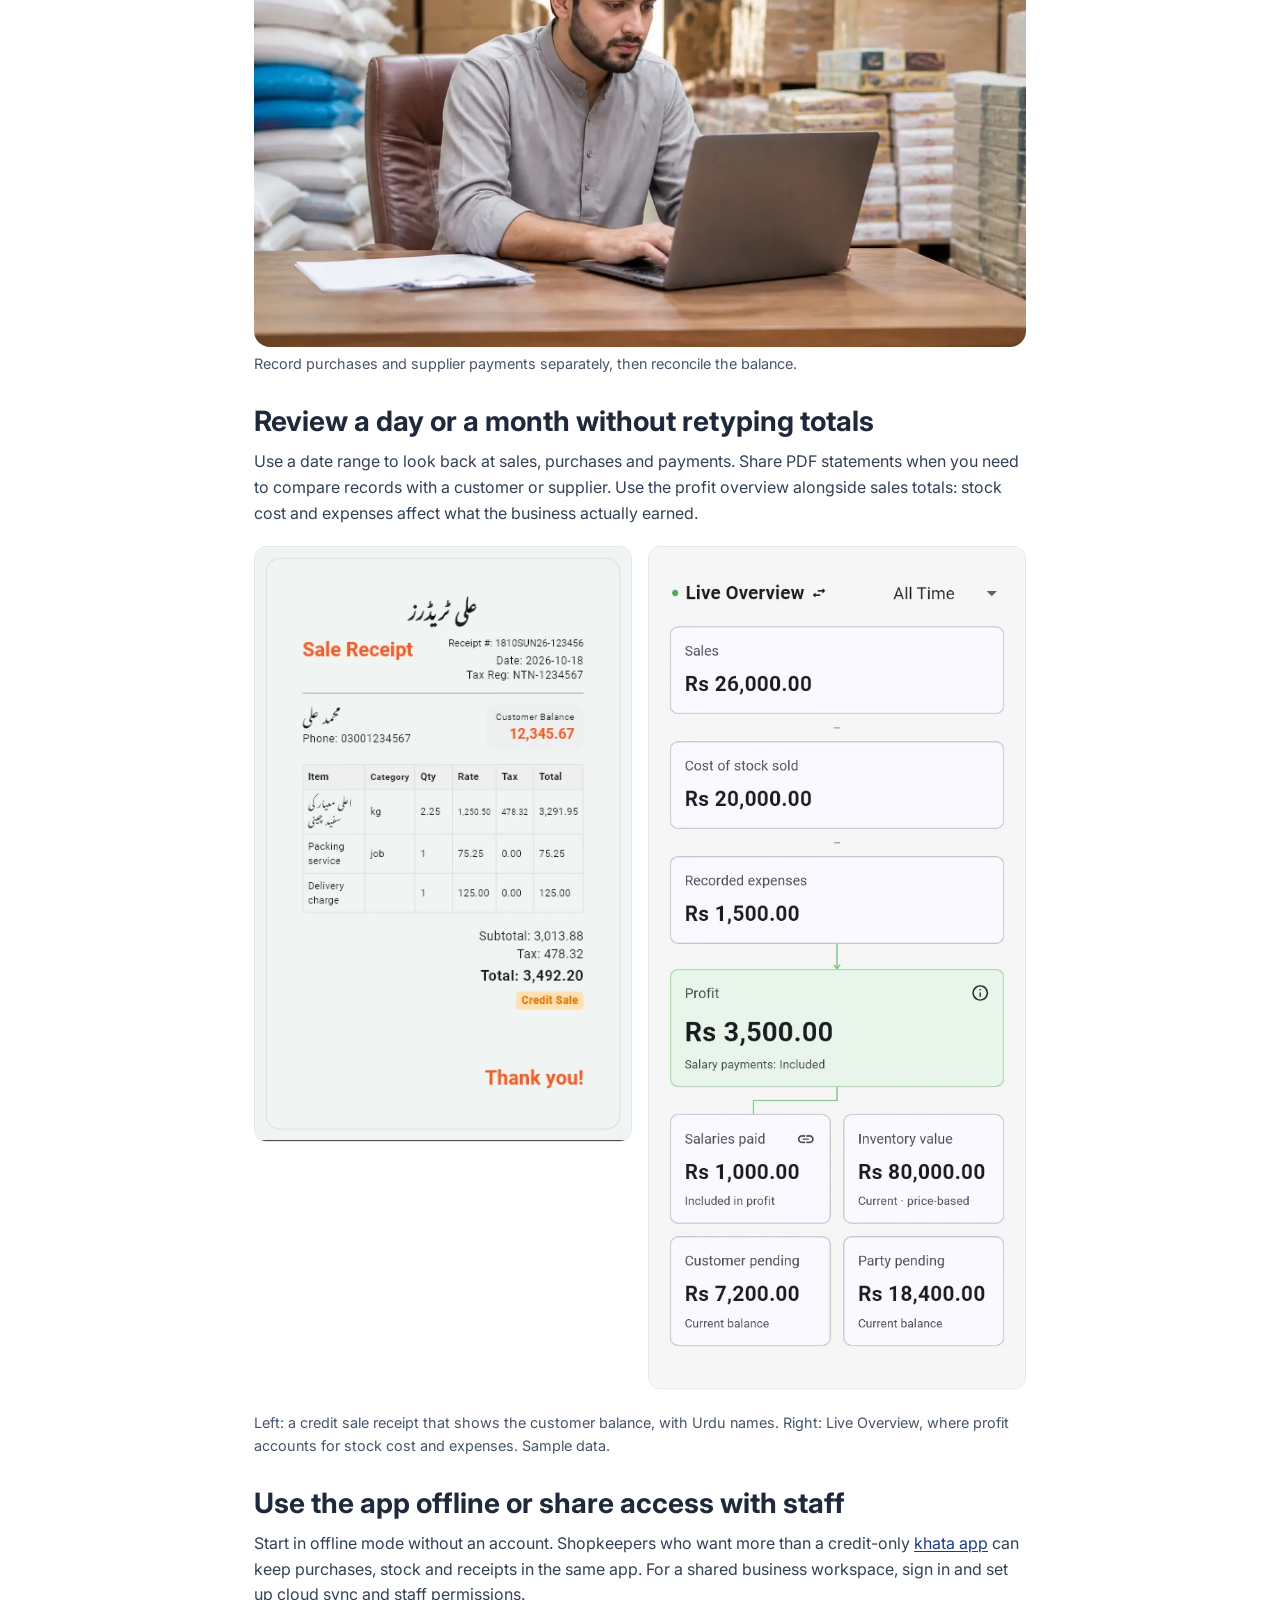
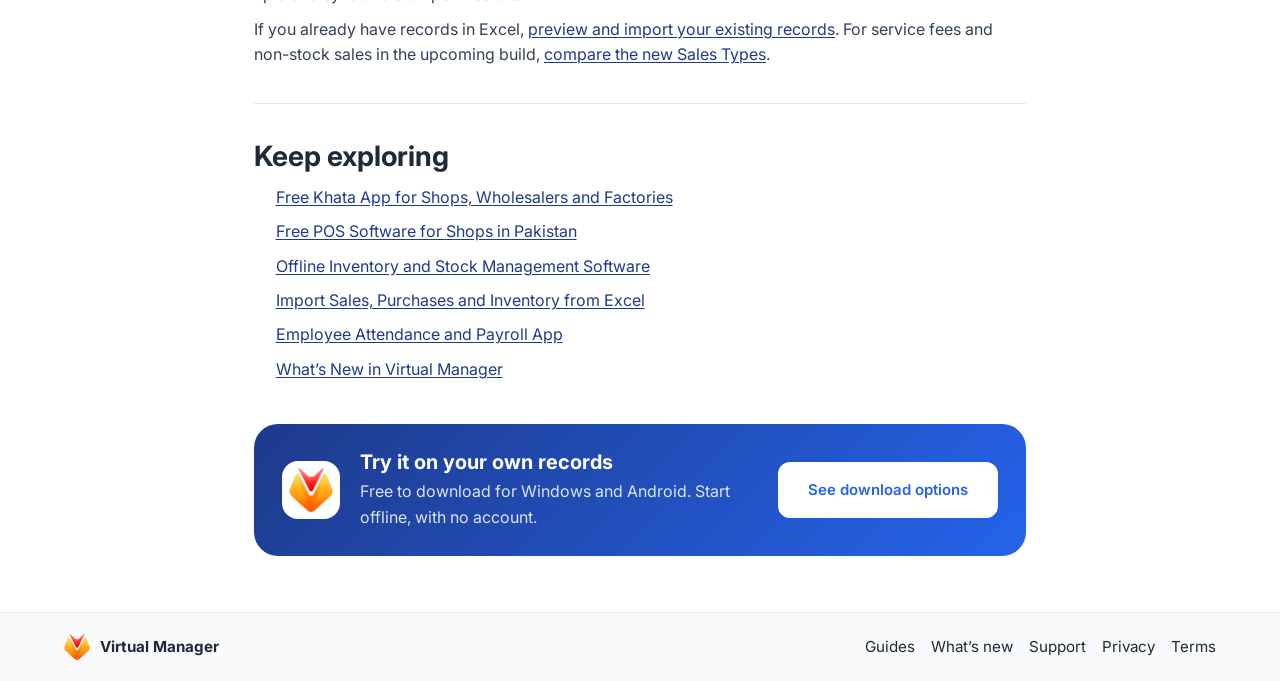
<file: sales-purchase-record-app.html>
<!DOCTYPE html>
<html lang="en">
<head>
  <meta charset="UTF-8" />
  <meta name="viewport" content="width=device-width, initial-scale=1.0" />
  <meta name="theme-color" content="#2563EB" />
  <title>Sales and Purchase App for Wholesale and Retail | Virtual Manager</title>
  <meta name="description" content="Record cash and credit sales, supplier purchases and payments offline. Keep customer and supplier balances, receipts and PDF statements in Virtual Manager." />
  <link rel="canonical" href="https://virtualmanager.online/sales-purchase-record-app.html" />
  <meta property="og:type" content="website" />
  <meta property="og:site_name" content="Virtual Manager" />
  <meta property="og:url" content="https://virtualmanager.online/sales-purchase-record-app.html" />
  <meta property="og:title" content="Sales and Purchase App for Wholesale and Retail | Virtual Manager" />
  <meta property="og:description" content="Record cash and credit sales, supplier purchases and payments offline. Keep customer and supplier balances, receipts and PDF statements in Virtual Manager." />
  <meta property="og:image" content="https://virtualmanager.online/assets/og-image.jpg" />
  <meta property="og:image:width" content="1200" />
  <meta property="og:image:height" content="630" />
  <meta name="twitter:card" content="summary_large_image" />
  <meta name="twitter:title" content="Sales and Purchase App for Wholesale and Retail | Virtual Manager" />
  <meta name="twitter:description" content="Record cash and credit sales, supplier purchases and payments offline. Keep customer and supplier balances, receipts and PDF statements in Virtual Manager." />
  <meta name="twitter:image" content="https://virtualmanager.online/assets/og-image.jpg" />
  <link rel="icon" href="/assets/favicon.ico" sizes="48x48" />
  <link rel="icon" type="image/png" sizes="32x32" href="/assets/favicon-32.png" />
  <link rel="apple-touch-icon" href="/assets/apple-touch-icon.png" />
  <link rel="preconnect" href="https://fonts.googleapis.com" />
  <link rel="preconnect" href="https://fonts.gstatic.com" crossorigin />
  <link href="https://fonts.googleapis.com/css2?family=Inter:wght@400;600;700;800&amp;display=swap" rel="stylesheet" />
  <link rel="stylesheet" href="/css/styles.css?v=11" />
  <script type="application/ld+json">
{
  "@context": "https://schema.org",
  "@graph": [
    {
      "@type": "WebPage",
      "@id": "https://virtualmanager.online/sales-purchase-record-app.html#page",
      "url": "https://virtualmanager.online/sales-purchase-record-app.html",
      "name": "Sales and Purchase App for Wholesale and Retail",
      "description": "Record cash and credit sales, supplier purchases and payments offline. Keep customer and supplier balances, receipts and PDF statements in Virtual Manager.",
      "inLanguage": "en",
      "isPartOf": {
        "@id": "https://virtualmanager.online/#website"
      },
      "about": {
        "@id": "https://virtualmanager.online/#app"
      },
      "breadcrumb": {
        "@id": "https://virtualmanager.online/sales-purchase-record-app.html#breadcrumb"
      }
    },
    {
      "@type": "BreadcrumbList",
      "@id": "https://virtualmanager.online/sales-purchase-record-app.html#breadcrumb",
      "itemListElement": [
        {
          "@type": "ListItem",
          "position": 1,
          "name": "Home",
          "item": "https://virtualmanager.online/"
        },
        {
          "@type": "ListItem",
          "position": 2,
          "name": "Sales and Purchase App for Wholesale and Retail",
          "item": "https://virtualmanager.online/sales-purchase-record-app.html"
        }
      ]
    }
  ]
}
  </script>
</head>
<body>
  <a href="#main" class="skip-link">Skip to main content</a>
  <header class="guide-header">
    <div class="container guide-header__inner">
      <a class="guide-brand" href="/"><img src="/assets/logo-96.png" width="34" height="34" alt="" />Virtual Manager</a>
      <nav aria-label="Primary">
        <a href="/#features">Features</a>
        <a href="/#guides">Guides</a>
        <a href="/whats-new.html">What’s new</a>
        <a class="btn btn--primary" href="/#download">Download</a>
      </nav>
    </div>
  </header>
  <main id="main">
    <article>
      <header class="guide-hero">
        <div class="container guide-hero__inner">
          <div>
          <nav aria-label="Breadcrumb" class="guide-crumb"><a href="/">Home</a><span aria-hidden="true">/</span><span aria-current="page">Sales and purchases guide</span></nav>
          <h1>Sales and Purchase App for Wholesale and Retail</h1>
          <p>Record what you sold, what you bought and who still owes money. Virtual Manager brings retail and wholesale records, customer credit and supplier balances into one app for Windows and Android.</p>
          <ul class="guide-hero__points" aria-label="Highlights"><li>Customer khata</li><li>Supplier balances</li><li>PDF statements</li></ul>
          </div>
          <img class="guide-hero__img" src="/assets/img/shopkeeper-phone-1200.webp" srcset="/assets/img/shopkeeper-phone-640.webp 640w, /assets/img/shopkeeper-phone-1200.webp 1200w" sizes="(max-width: 900px) 92vw, 480px" width="1200" height="800" fetchpriority="high" decoding="async" alt="A shopkeeper recording a sale on his phone behind the counter of his store" />
        </div>
      </header>
      <div class="container guide-width guide-body">

      <h2>Record credit sales and payments in your shop khata</h2>
      <p>Choose a customer and save the sale with its date and items. If the customer pays part of the bill, record that payment against their account and check the outstanding balance. Record later payments against the same customer so the original sale and each payment remain visible.</p>
      <p>For example, on a PKR 5,000 sale with PKR 2,000 paid today, PKR 3,000 is still owed. When the customer brings another PKR 1,000, record a payment and check that the remaining balance is PKR 2,000. You can share a receipt or use a PDF sale statement to review a period together.</p>
      <figure class="guide-figure guide-figure--panel">
        <img src="/assets/graphics/credit-sale-balance.svg" width="700" height="300" loading="lazy" decoding="async" alt="Timeline of a sample customer account: a Rs 5,000 credit sale with Rs 2,000 paid leaves Rs 3,000 owed, then a Rs 1,000 payment leaves Rs 2,000 due" />
        <figcaption>The example above on a customer account: every payment lowers the balance you can see. Sample figures.</figcaption>
      </figure>
      <h2>Keep supplier balances and stock receipts separate</h2>
      <p>Record goods when you buy them from a supplier. When those goods should count as stock, add them to inventory. Record what you paid against the supplier separately so you can reconcile the outstanding balance and follow the goods in the <a href="/offline-inventory-software.html">stock ledger</a>.</p>
      <figure class="guide-figure guide-figure--photo">
        <img src="/assets/img/wholesaler-laptop-1200.webp" srcset="/assets/img/wholesaler-laptop-640.webp 640w, /assets/img/wholesaler-laptop-1200.webp 1200w" sizes="(max-width: 860px) 92vw, 780px" width="1200" height="800" loading="lazy" decoding="async" alt="A wholesaler checking supplier and stock records on a laptop in his warehouse" />
        <figcaption>Record purchases and supplier payments separately, then reconcile the balance.</figcaption>
      </figure>
      <h2>Review a day or a month without retyping totals</h2>
      <p>Use a date range to look back at sales, purchases and payments. Share PDF statements when you need to compare records with a customer or supplier. Use the profit overview alongside sales totals: stock cost and expenses affect what the business actually earned.</p>
      <figure class="guide-figure guide-figure--duo">
        <img src="/assets/img/receipt-urdu-credit-sale.webp" width="420" height="663" loading="lazy" decoding="async" alt="Sample credit sale receipt with business and customer names in Urdu, showing the customer balance" />
        <img src="/assets/img/live-overview-mobile.webp" width="540" height="1208" loading="lazy" decoding="async" alt="Live Overview on a phone: sales minus cost of stock sold and expenses gives profit" />
        <figcaption>Left: a credit sale receipt that shows the customer balance, with Urdu names. Right: Live Overview, where profit accounts for stock cost and expenses. Sample data.</figcaption>
      </figure>
      <h2>Use the app offline or share access with staff</h2>
      <p>Start in offline mode without an account. Shopkeepers who want more than a credit-only <a href="/khata-app.html">khata app</a> can keep purchases, stock and receipts in the same app. For a shared business workspace, sign in and set up cloud sync and staff permissions.</p>
      <p>If you already have records in Excel, <a href="/excel-data-import.html">preview and import your existing records</a>. For service fees and non-stock sales in the upcoming build, <a href="/whats-new.html#sales-types">compare the new Sales Types</a>.</p>

        <nav class="guide-related" aria-labelledby="related">
          <h2 id="related">Keep exploring</h2>
          <ul>
          <li><a href="/khata-app.html">Free Khata App for Shops, Wholesalers and Factories</a></li>
          <li><a href="/pos-software-pakistan.html">Free POS Software for Shops in Pakistan</a></li>
          <li><a href="/offline-inventory-software.html">Offline Inventory and Stock Management Software</a></li>
          <li><a href="/excel-data-import.html">Import Sales, Purchases and Inventory from Excel</a></li>
          <li><a href="/employee-attendance-payroll.html">Employee Attendance and Payroll App</a></li>
          <li><a href="/whats-new.html">What’s New in Virtual Manager</a></li>
          </ul>
        </nav>
        <aside class="guide-cta" aria-label="Download Virtual Manager">
          <img src="/assets/logo-96.png" width="58" height="58" alt="" loading="lazy" />
          <div>
            <h2>Try it on your own records</h2>
            <p>Free to download for Windows and Android. Start offline, with no account.</p>
          </div>
          <a class="btn btn--white" href="/#download">See download options</a>
        </aside>
      </div>
    </article>
  </main>
  <footer class="guide-footer">
    <div class="container guide-header__inner">
      <a class="guide-brand" href="/"><img src="/assets/logo-96.png" width="26" height="26" alt="" loading="lazy" />Virtual Manager</a>
      <nav aria-label="Footer"><a href="/#guides">Guides</a><a href="/whats-new.html">What’s new</a><a href="mailto:support@virtual-manager.app">Support</a><a href="/privacy.html">Privacy</a><a href="/terms.html">Terms</a></nav>
    </div>
  </footer>
</body>
</html>
</file>
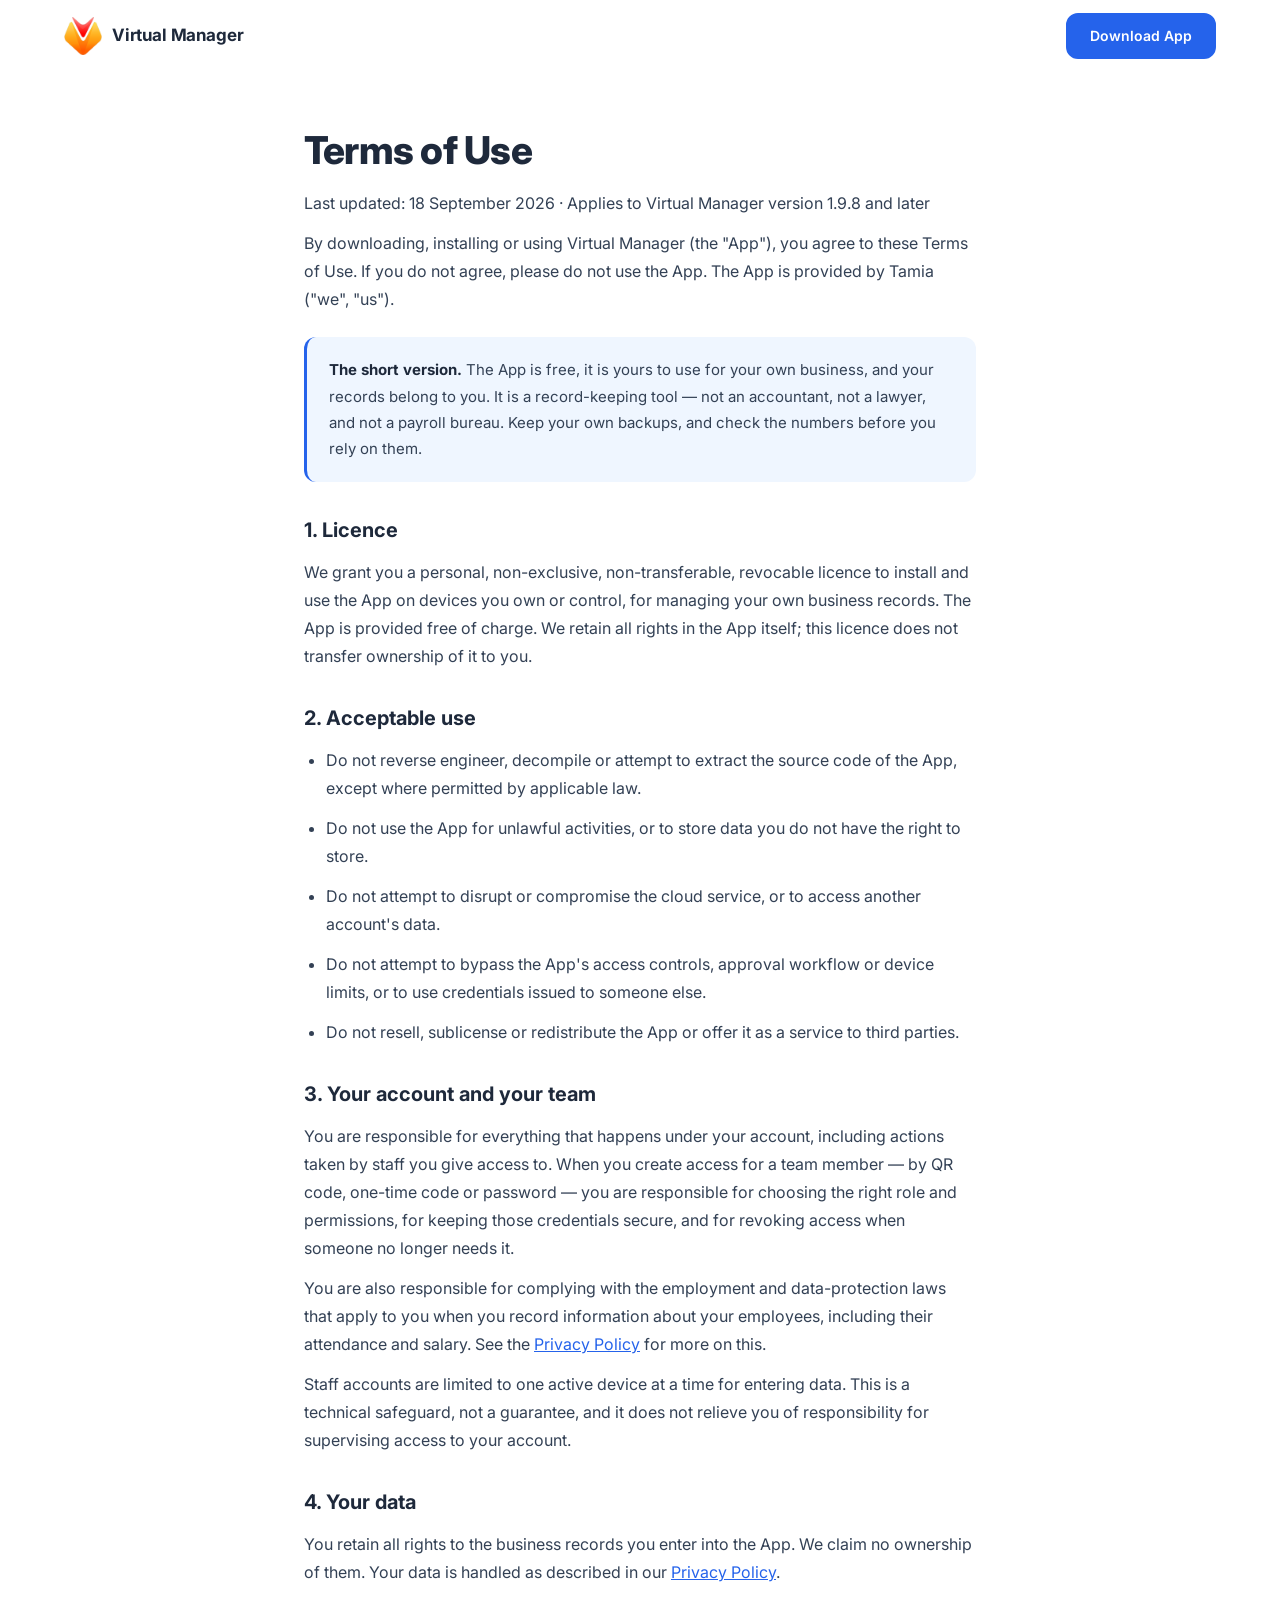
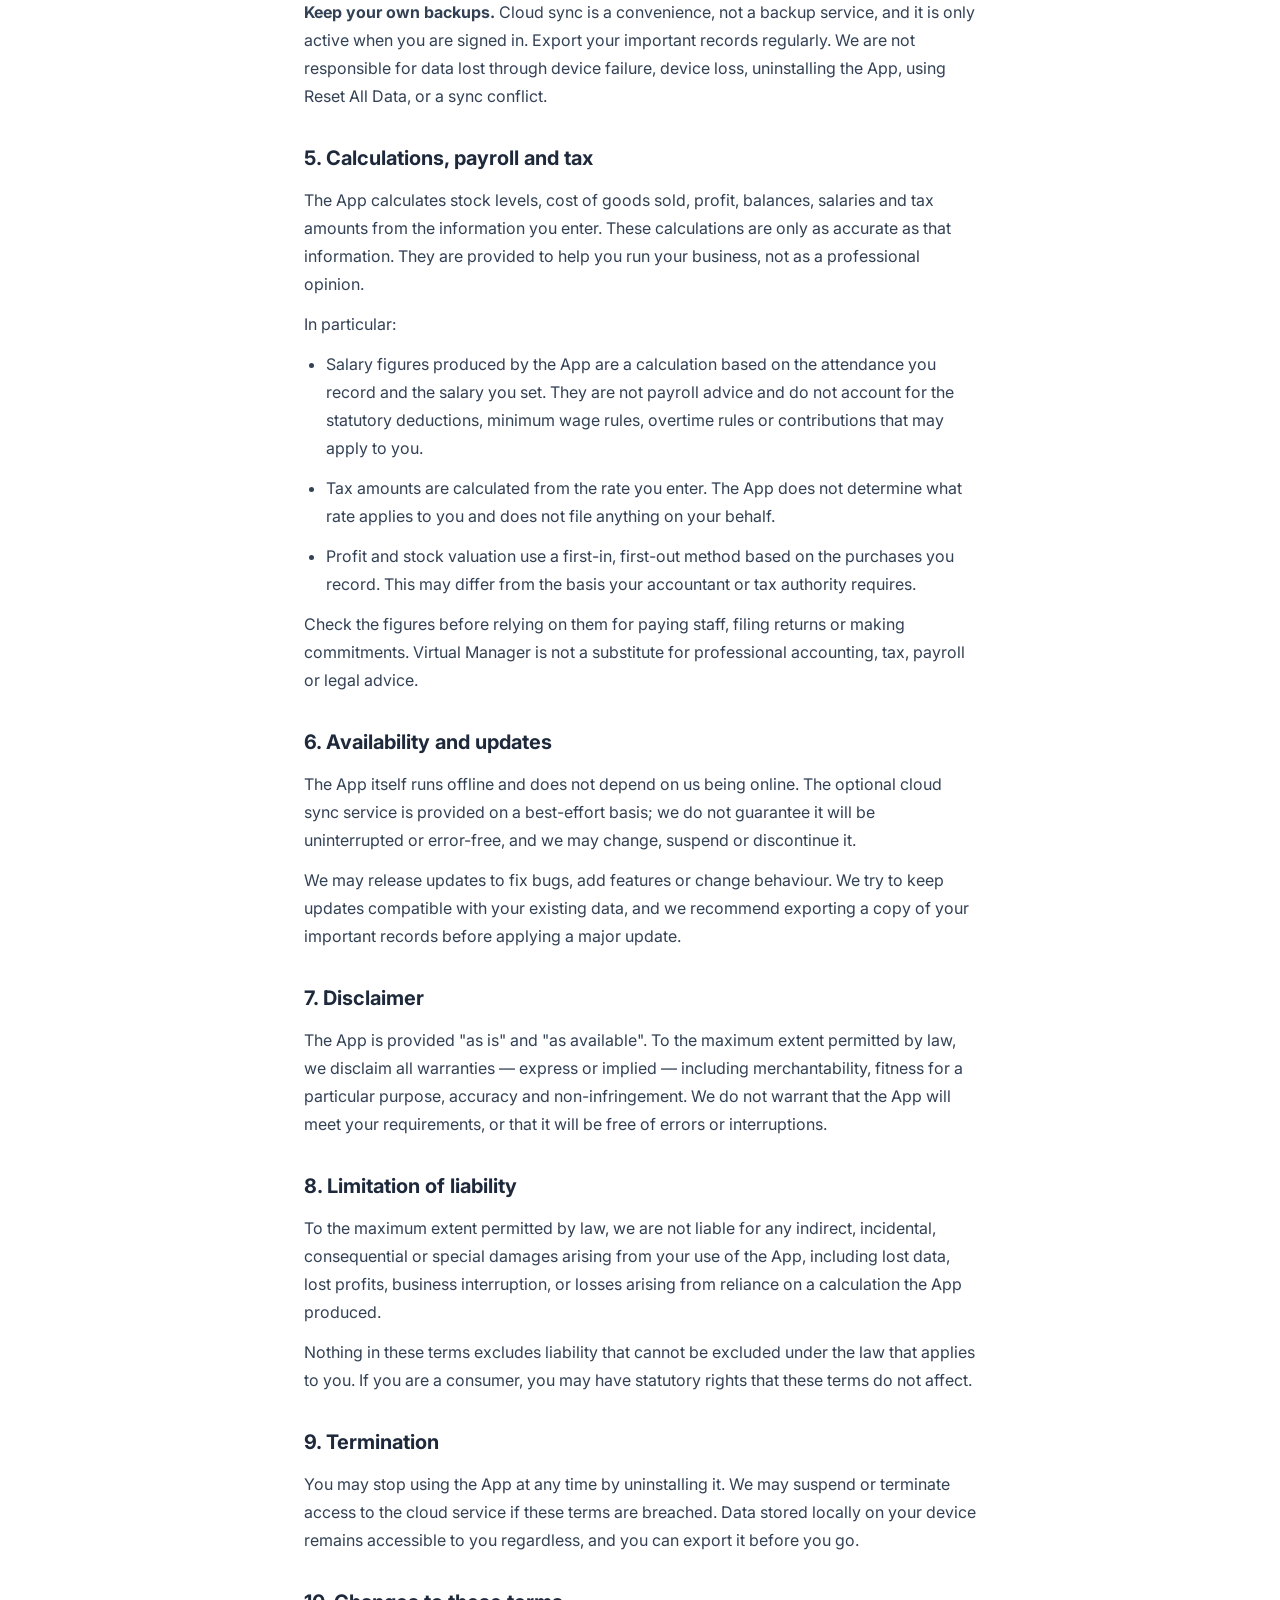
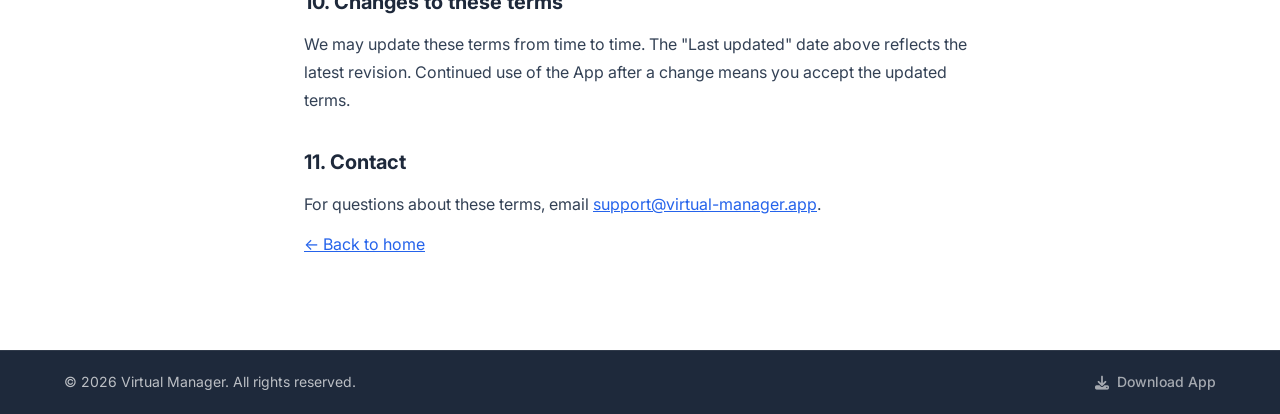
<file: terms.html>
<!DOCTYPE html>
<html lang="en">

<head>
  <meta charset="UTF-8" />
  <meta name="viewport" content="width=device-width, initial-scale=1.0" />
  <meta name="theme-color" content="#2563EB" />
  <meta name="description" content="Terms of Use for Virtual Manager — licence, acceptable use, staff accounts, payroll and tax disclaimers, and liability." />
  <title>Terms of Use — Virtual Manager</title>

  <link rel="canonical" href="https://virtualmanager.online/terms.html" />

  <meta property="og:type" content="website" />
  <meta property="og:site_name" content="Virtual Manager" />
  <meta property="og:url" content="https://virtualmanager.online/terms.html" />
  <meta property="og:title" content="Terms of Use — Virtual Manager" />
  <meta property="og:description" content="Terms of Use for Virtual Manager — licence, acceptable use, staff accounts, payroll and tax disclaimers, and liability." />
  <meta property="og:image" content="https://virtualmanager.online/assets/og-image.jpg" />
  <meta name="twitter:card" content="summary_large_image" />
  <meta name="twitter:title" content="Terms of Use — Virtual Manager" />
  <meta name="twitter:description" content="Terms of Use for Virtual Manager — licence, acceptable use, staff accounts, payroll and tax disclaimers, and liability." />
  <meta name="twitter:image" content="https://virtualmanager.online/assets/og-image.jpg" />
  <link rel="preconnect" href="https://fonts.googleapis.com" />
  <link rel="preconnect" href="https://fonts.gstatic.com" crossorigin />
  <link href="https://fonts.googleapis.com/css2?family=Inter:wght@400;600;700;800&display=swap" rel="stylesheet" />

  <!-- Font Awesome -->
  <link rel="preconnect" href="https://cdnjs.cloudflare.com" crossorigin />
  <link rel="stylesheet" href="https://cdnjs.cloudflare.com/ajax/libs/font-awesome/6.5.0/css/all.min.css"
    media="print" onload="this.media='all'" />
  <noscript><link rel="stylesheet" href="https://cdnjs.cloudflare.com/ajax/libs/font-awesome/6.5.0/css/all.min.css" /></noscript>

  <link rel="stylesheet" href="css/styles.css?v=11" />
  <link rel="icon" href="assets/favicon.ico" sizes="48x48" />
  <link rel="icon" type="image/png" sizes="32x32" href="assets/favicon-32.png" />
  <link rel="apple-touch-icon" href="assets/apple-touch-icon.png" />
</head>

<body>

  <a href="#main" class="skip-link">Skip to main content</a>

  <header class="navbar" id="navbar">
    <div class="container navbar__inner">
      <a href="/" class="navbar__brand">
        <div class="navbar__logo navbar__logo--img" aria-hidden="true">
          <img src="assets/logo-96.png" alt="" width="38" height="38" />
        </div>
        <span class="navbar__name">Virtual Manager</span>
      </a>
      <a href="/#download" class="btn btn--primary navbar__cta" style="margin-left:auto">Download App</a>
    </div>
  </header>

  <main id="main" class="legal">
    <div class="container legal__inner">
      <h1>Terms of Use</h1>
      <p class="legal__updated">Last updated: 18 September 2026 &middot; Applies to Virtual Manager version 1.9.8 and
        later</p>

      <p>By downloading, installing or using Virtual Manager (the "App"), you agree to these Terms of Use. If you do
        not agree, please do not use the App. The App is provided by Tamia ("we", "us").</p>

      <div class="legal__callout">
        <strong>The short version.</strong> The App is free, it is yours to use for your own business, and your
        records belong to you. It is a record-keeping tool — not an accountant, not a lawyer, and not a payroll
        bureau. Keep your own backups, and check the numbers before you rely on them.
      </div>

      <h2>1. Licence</h2>
      <p>We grant you a personal, non-exclusive, non-transferable, revocable licence to install and use the App on
        devices you own or control, for managing your own business records. The App is provided free of charge. We
        retain all rights in the App itself; this licence does not transfer ownership of it to you.</p>

      <h2>2. Acceptable use</h2>
      <ul>
        <li>Do not reverse engineer, decompile or attempt to extract the source code of the App, except where
          permitted by applicable law.</li>
        <li>Do not use the App for unlawful activities, or to store data you do not have the right to store.</li>
        <li>Do not attempt to disrupt or compromise the cloud service, or to access another account's data.</li>
        <li>Do not attempt to bypass the App's access controls, approval workflow or device limits, or to use
          credentials issued to someone else.</li>
        <li>Do not resell, sublicense or redistribute the App or offer it as a service to third parties.</li>
      </ul>

      <h2>3. Your account and your team</h2>
      <p>You are responsible for everything that happens under your account, including actions taken by staff you
        give access to. When you create access for a team member — by QR code, one-time code or password — you are
        responsible for choosing the right role and permissions, for keeping those credentials secure, and for
        revoking access when someone no longer needs it.</p>
      <p>You are also responsible for complying with the employment and data-protection laws that apply to you when
        you record information about your employees, including their attendance and salary. See the
        <a href="privacy.html">Privacy Policy</a> for more on this.</p>
      <p>Staff accounts are limited to one active device at a time for entering data. This is a technical safeguard,
        not a guarantee, and it does not relieve you of responsibility for supervising access to your account.</p>

      <h2>4. Your data</h2>
      <p>You retain all rights to the business records you enter into the App. We claim no ownership of them. Your
        data is handled as described in our <a href="privacy.html">Privacy Policy</a>.</p>
      <p><strong>Keep your own backups.</strong> Cloud sync is a convenience, not a backup service, and it is only
        active when you are signed in. Export your important records regularly. We are not responsible for data lost
        through device failure, device loss, uninstalling the App, using Reset All Data, or a sync conflict.</p>

      <h2>5. Calculations, payroll and tax</h2>
      <p>The App calculates stock levels, cost of goods sold, profit, balances, salaries and tax amounts from the
        information you enter. These calculations are only as accurate as that information. They are provided to help
        you run your business, not as a professional opinion.</p>
      <p>In particular:</p>
      <ul>
        <li>Salary figures produced by the App are a calculation based on the attendance you record and the salary
          you set. They are not payroll advice and do not account for the statutory deductions, minimum wage rules,
          overtime rules or contributions that may apply to you.</li>
        <li>Tax amounts are calculated from the rate you enter. The App does not determine what rate applies to you
          and does not file anything on your behalf.</li>
        <li>Profit and stock valuation use a first-in, first-out method based on the purchases you record. This may
          differ from the basis your accountant or tax authority requires.</li>
      </ul>
      <p>Check the figures before relying on them for paying staff, filing returns or making commitments. Virtual
        Manager is not a substitute for professional accounting, tax, payroll or legal advice.</p>

      <h2>6. Availability and updates</h2>
      <p>The App itself runs offline and does not depend on us being online. The optional cloud sync service is
        provided on a best-effort basis; we do not guarantee it will be uninterrupted or error-free, and we may
        change, suspend or discontinue it.</p>
      <p>We may release updates to fix bugs, add features or change behaviour. We try to keep updates compatible with
        your existing data, and we recommend exporting a copy of your important records before applying a major
        update.</p>

      <h2>7. Disclaimer</h2>
      <p>The App is provided "as is" and "as available". To the maximum extent permitted by law, we disclaim all
        warranties — express or implied — including merchantability, fitness for a particular purpose, accuracy and
        non-infringement. We do not warrant that the App will meet your requirements, or that it will be free of
        errors or interruptions.</p>

      <h2>8. Limitation of liability</h2>
      <p>To the maximum extent permitted by law, we are not liable for any indirect, incidental, consequential or
        special damages arising from your use of the App, including lost data, lost profits, business interruption,
        or losses arising from reliance on a calculation the App produced.</p>
      <p>Nothing in these terms excludes liability that cannot be excluded under the law that applies to you. If you
        are a consumer, you may have statutory rights that these terms do not affect.</p>

      <h2>9. Termination</h2>
      <p>You may stop using the App at any time by uninstalling it. We may suspend or terminate access to the cloud
        service if these terms are breached. Data stored locally on your device remains accessible to you regardless,
        and you can export it before you go.</p>

      <h2>10. Changes to these terms</h2>
      <p>We may update these terms from time to time. The "Last updated" date above reflects the latest revision.
        Continued use of the App after a change means you accept the updated terms.</p>

      <h2>11. Contact</h2>
      <p>For questions about these terms, email
        <a href="mailto:support@virtual-manager.app">support@virtual-manager.app</a>.</p>

      <p><a href="/">&larr; Back to home</a></p>
    </div>
  </main>

  <footer class="footer">
    <div class="footer__bar">
      <div class="container footer__bar-inner">
        <span>&copy; 2026 Virtual Manager. All rights reserved.</span>
        <a href="/#download" class="footer__download-link">
          <i class="fa-solid fa-download" aria-hidden="true"></i> Download App
        </a>
      </div>
    </div>
  </footer>
</body>

</html>
</file>
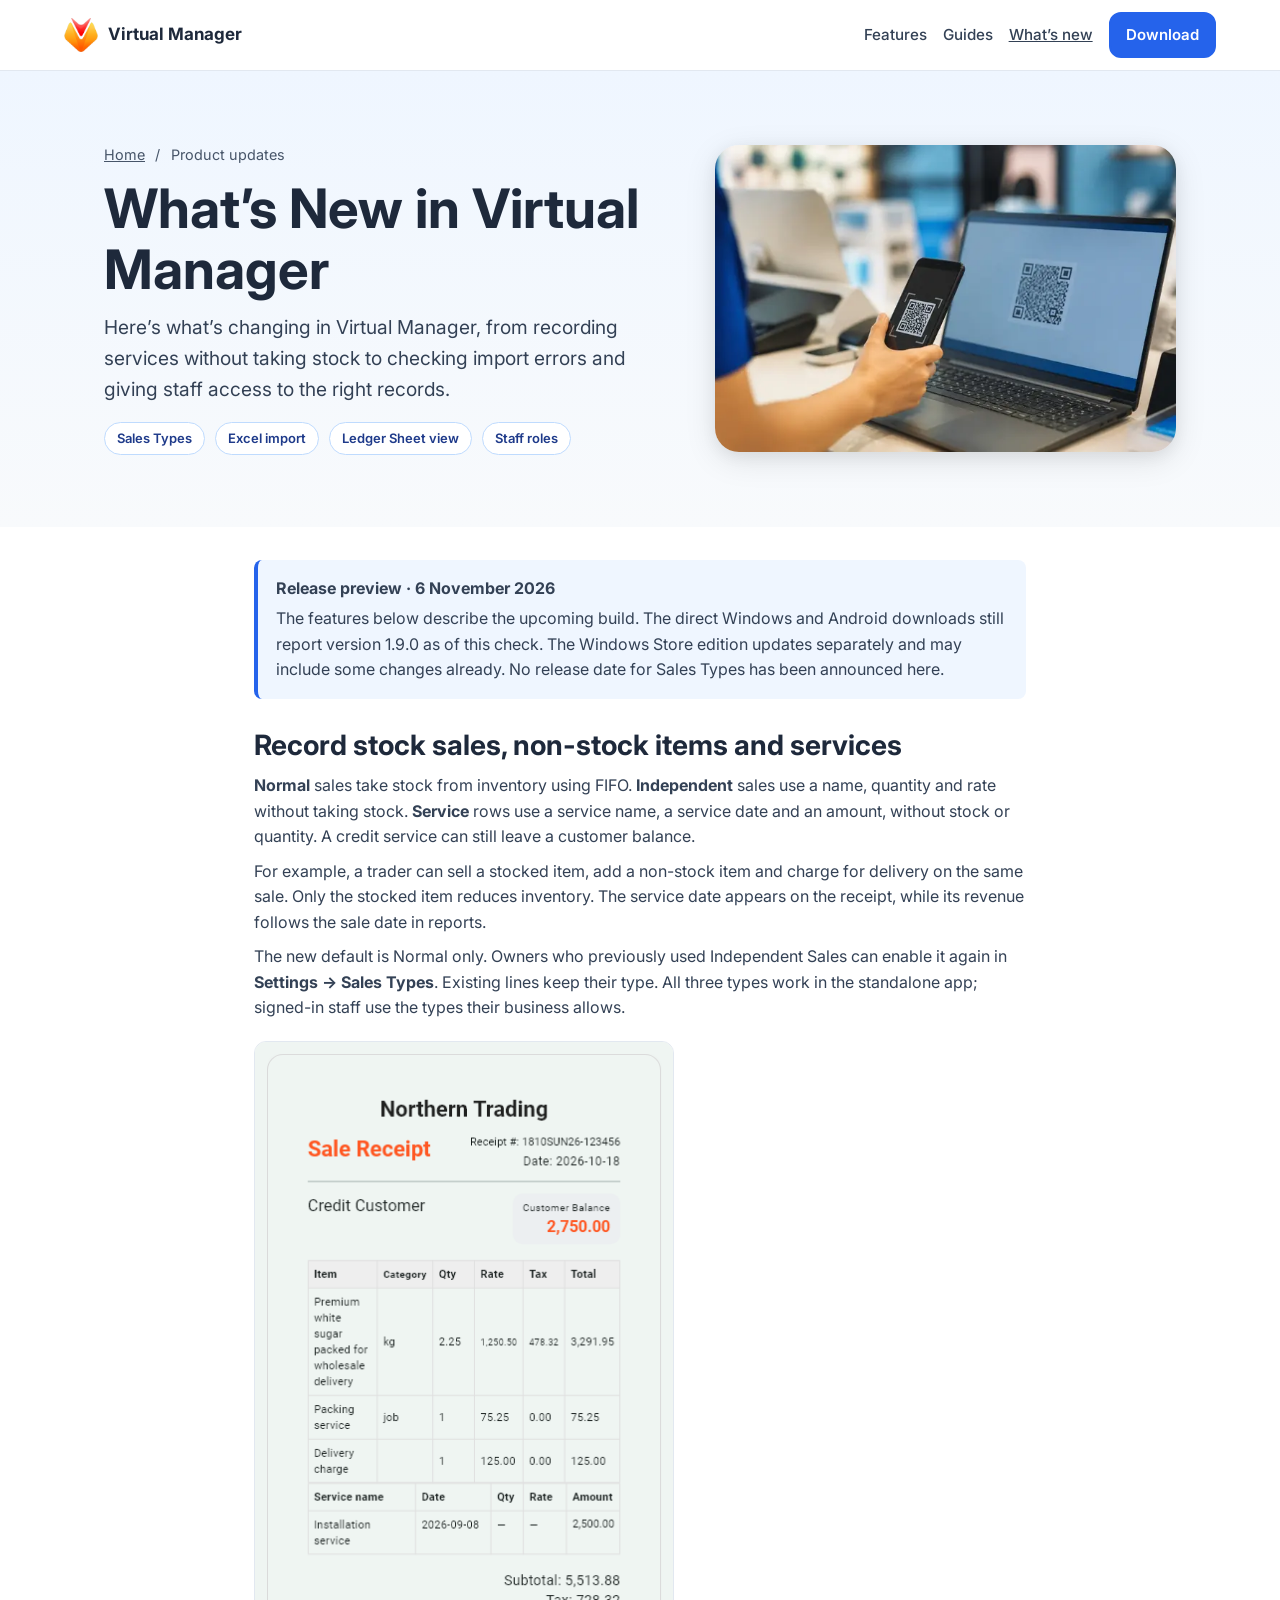
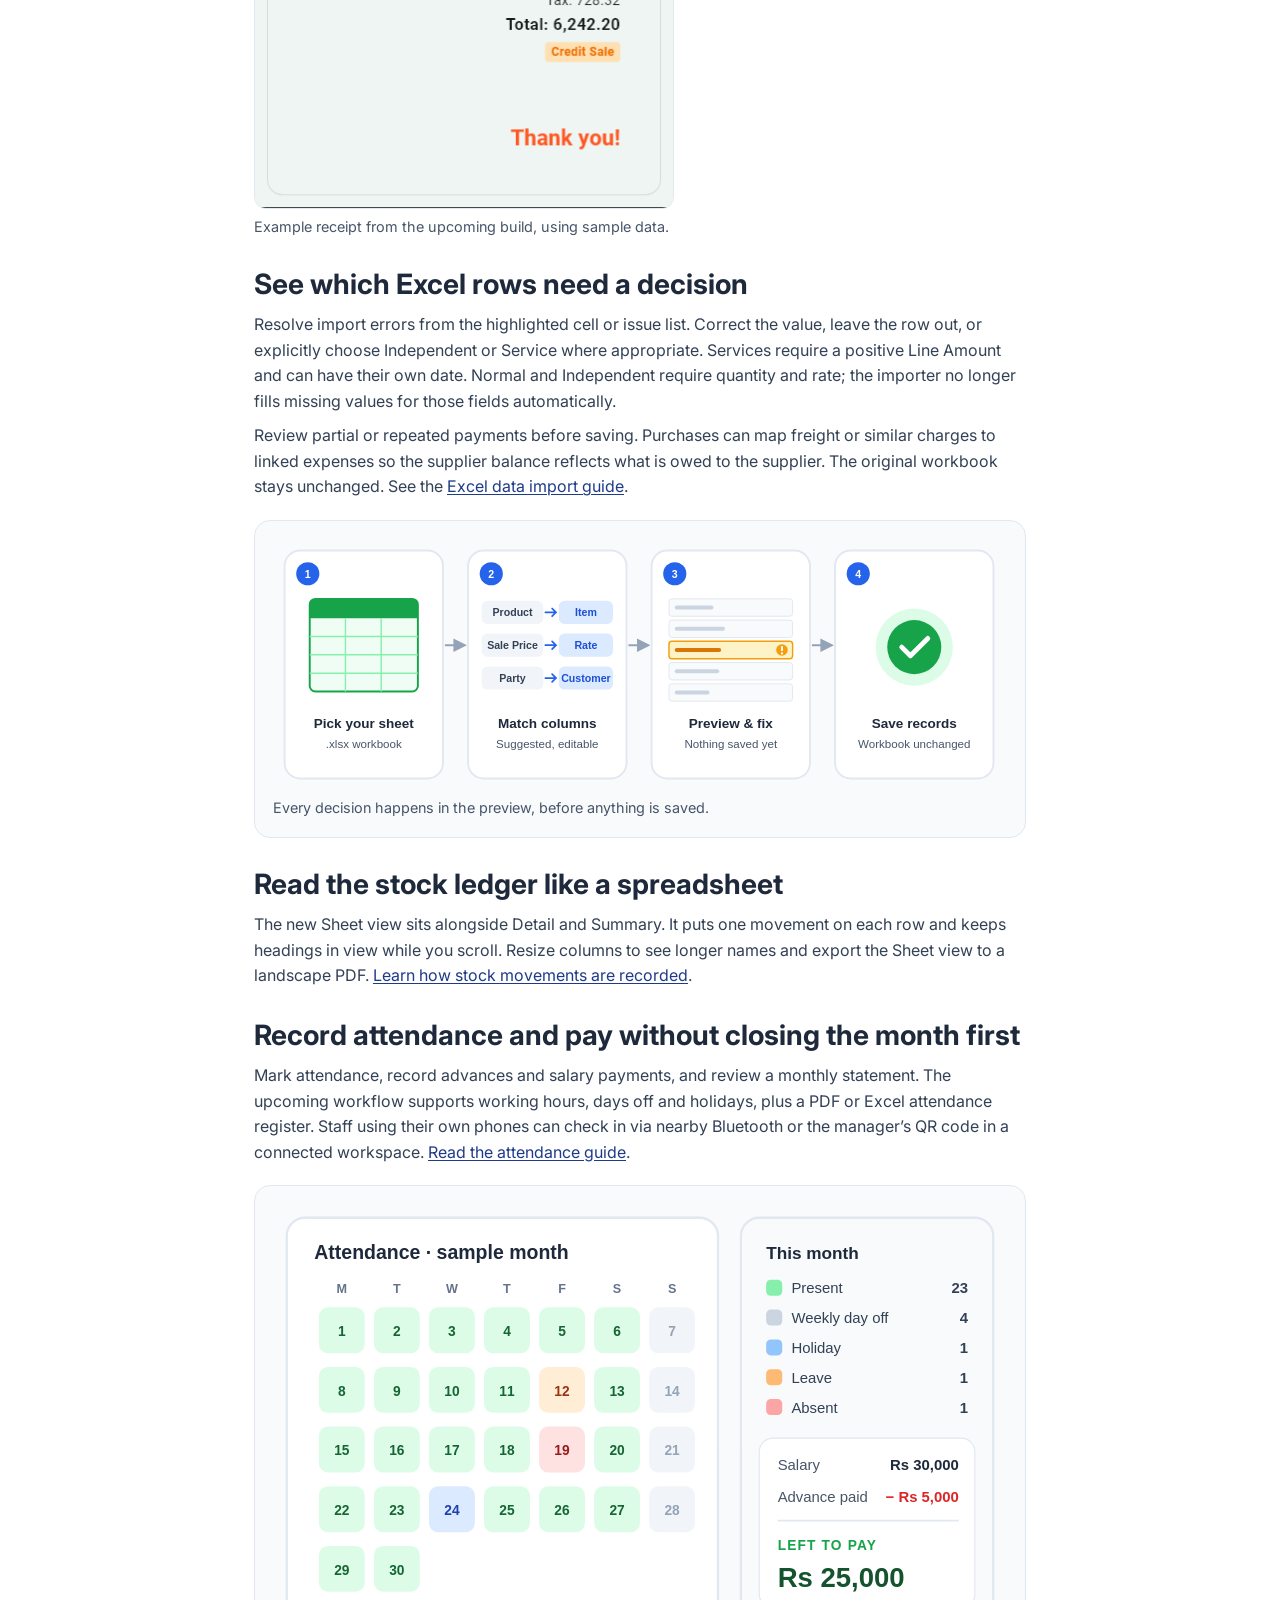
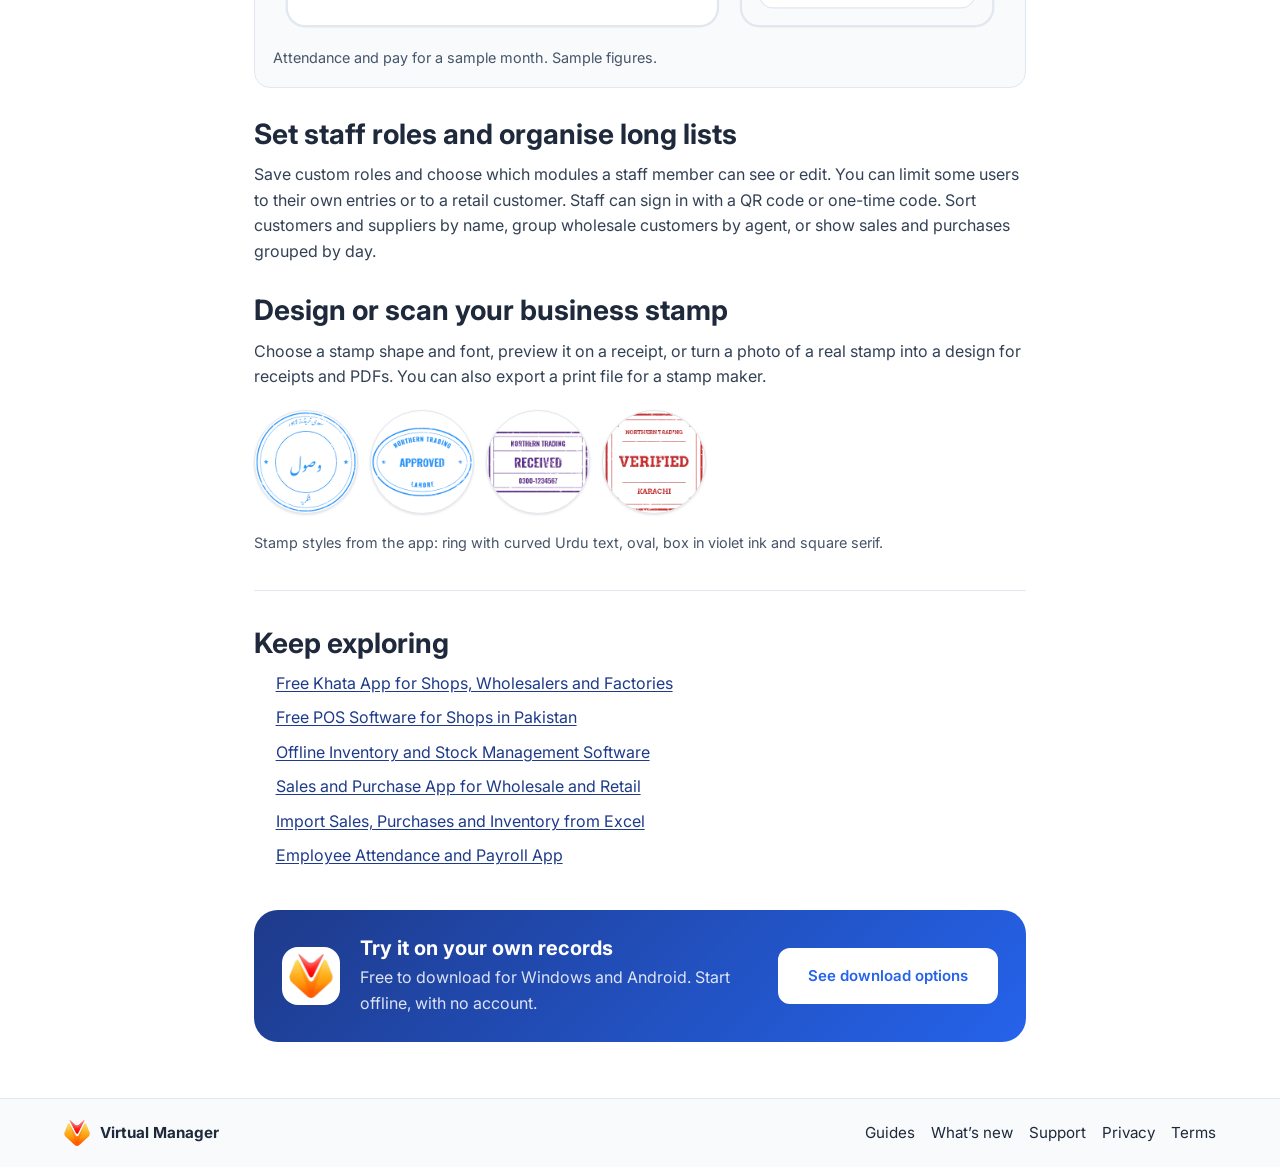
<file: whats-new.html>
<!DOCTYPE html>
<html lang="en">
<head>
  <meta charset="UTF-8" />
  <meta name="viewport" content="width=device-width, initial-scale=1.0" />
  <meta name="theme-color" content="#2563EB" />
  <title>Virtual Manager Updates: Sales Types, Excel Import &amp; Payroll</title>
  <meta name="description" content="Preview Virtual Manager’s new Sales Types, Excel import controls, stock ledger Sheet view, staff roles and attendance improvements. Check release availability." />
  <link rel="canonical" href="https://virtualmanager.online/whats-new.html" />
  <meta property="og:type" content="website" />
  <meta property="og:site_name" content="Virtual Manager" />
  <meta property="og:url" content="https://virtualmanager.online/whats-new.html" />
  <meta property="og:title" content="What’s New in Virtual Manager" />
  <meta property="og:description" content="Preview Virtual Manager’s new Sales Types, Excel import controls, stock ledger Sheet view, staff roles and attendance improvements. Check release availability." />
  <meta property="og:image" content="https://virtualmanager.online/assets/og-image.jpg" />
  <meta property="og:image:width" content="1200" />
  <meta property="og:image:height" content="630" />
  <meta name="twitter:card" content="summary_large_image" />
  <meta name="twitter:title" content="What’s New in Virtual Manager" />
  <meta name="twitter:description" content="Preview Virtual Manager’s new Sales Types, Excel import controls, stock ledger Sheet view, staff roles and attendance improvements. Check release availability." />
  <meta name="twitter:image" content="https://virtualmanager.online/assets/og-image.jpg" />
  <link rel="icon" href="/assets/favicon.ico" sizes="48x48" />
  <link rel="icon" type="image/png" sizes="32x32" href="/assets/favicon-32.png" />
  <link rel="apple-touch-icon" href="/assets/apple-touch-icon.png" />
  <link rel="preconnect" href="https://fonts.googleapis.com" />
  <link rel="preconnect" href="https://fonts.gstatic.com" crossorigin />
  <link href="https://fonts.googleapis.com/css2?family=Inter:wght@400;600;700;800&amp;display=swap" rel="stylesheet" />
  <link rel="stylesheet" href="/css/styles.css?v=11" />
  <script type="application/ld+json">
{
  "@context": "https://schema.org",
  "@graph": [
    {
      "@type": "WebPage",
      "@id": "https://virtualmanager.online/whats-new.html#page",
      "url": "https://virtualmanager.online/whats-new.html",
      "name": "What’s New in Virtual Manager",
      "description": "Preview Virtual Manager’s new Sales Types, Excel import controls, stock ledger Sheet view, staff roles and attendance improvements. Check release availability.",
      "inLanguage": "en",
      "isPartOf": {
        "@id": "https://virtualmanager.online/#website"
      },
      "about": {
        "@id": "https://virtualmanager.online/#app"
      },
      "breadcrumb": {
        "@id": "https://virtualmanager.online/whats-new.html#breadcrumb"
      }
    },
    {
      "@type": "BreadcrumbList",
      "@id": "https://virtualmanager.online/whats-new.html#breadcrumb",
      "itemListElement": [
        {
          "@type": "ListItem",
          "position": 1,
          "name": "Home",
          "item": "https://virtualmanager.online/"
        },
        {
          "@type": "ListItem",
          "position": 2,
          "name": "What’s New in Virtual Manager",
          "item": "https://virtualmanager.online/whats-new.html"
        }
      ]
    }
  ]
}
  </script>
</head>
<body>
  <a href="#main" class="skip-link">Skip to main content</a>
  <header class="guide-header">
    <div class="container guide-header__inner">
      <a class="guide-brand" href="/"><img src="/assets/logo-96.png" width="34" height="34" alt="" />Virtual Manager</a>
      <nav aria-label="Primary">
        <a href="/#features">Features</a>
        <a href="/#guides">Guides</a>
        <a href="/whats-new.html" aria-current="page">What’s new</a>
        <a class="btn btn--primary" href="/#download">Download</a>
      </nav>
    </div>
  </header>
  <main id="main">
    <article>
      <header class="guide-hero">
        <div class="container guide-hero__inner">
          <div>
          <nav aria-label="Breadcrumb" class="guide-crumb"><a href="/">Home</a><span aria-hidden="true">/</span><span aria-current="page">Product updates</span></nav>
          <h1>What’s New in Virtual Manager</h1>
          <p>Here’s what’s changing in Virtual Manager, from recording services without taking stock to checking import errors and giving staff access to the right records.</p>
          <ul class="guide-hero__points" aria-label="Highlights"><li>Sales Types</li><li>Excel import</li><li>Ledger Sheet view</li><li>Staff roles</li></ul>
          </div>
          <img class="guide-hero__img" src="/assets/img/staff-qr-login-1200.webp" srcset="/assets/img/staff-qr-login-640.webp 640w, /assets/img/staff-qr-login-1200.webp 1200w" sizes="(max-width: 900px) 92vw, 480px" width="1200" height="800" fetchpriority="high" decoding="async" alt="A staff member signing in to a business app by scanning a QR code" />
        </div>
      </header>
      <div class="container guide-width guide-body">

      <aside class="guide-note" id="availability" aria-label="Release availability">
        <strong>Release preview · 6 November 2026</strong>
        <p>The features below describe the upcoming build. The direct Windows and Android downloads still report version 1.9.0 as of this check. The Windows Store edition updates separately and may include some changes already. No release date for Sales Types has been announced here.</p>
      </aside>
      <h2 id="sales-types">Record stock sales, non-stock items and services</h2>
      <p><strong>Normal</strong> sales take stock from inventory using FIFO. <strong>Independent</strong> sales use a name, quantity and rate without taking stock. <strong>Service</strong> rows use a service name, a service date and an amount, without stock or quantity. A credit service can still leave a customer balance.</p>
      <p>For example, a trader can sell a stocked item, add a non-stock item and charge for delivery on the same sale. Only the stocked item reduces inventory. The service date appears on the receipt, while its revenue follows the sale date in reports.</p>
      <p>The new default is Normal only. Owners who previously used Independent Sales can enable it again in <strong>Settings → Sales Types</strong>. Existing lines keep their type. All three types work in the standalone app; signed-in staff use the types their business allows.</p>
      <figure class="guide-figure">
        <img src="/assets/sales-types-receipt-preview.png" width="420" height="770" loading="lazy" decoding="async" alt="Sample Virtual Manager receipt showing stock, independent and service sales together" />
        <figcaption>Example receipt from the upcoming build, using sample data.</figcaption>
      </figure>
      <h2 id="excel-import">See which Excel rows need a decision</h2>
      <p>Resolve import errors from the highlighted cell or issue list. Correct the value, leave the row out, or explicitly choose Independent or Service where appropriate. Services require a positive Line Amount and can have their own date. Normal and Independent require quantity and rate; the importer no longer fills missing values for those fields automatically.</p>
      <p>Review partial or repeated payments before saving. Purchases can map freight or similar charges to linked expenses so the supplier balance reflects what is owed to the supplier. The original workbook stays unchanged. See the <a href="/excel-data-import.html">Excel data import guide</a>.</p>
      <figure class="guide-figure guide-figure--panel">
        <img src="/assets/graphics/excel-import-flow.svg" width="760" height="260" loading="lazy" decoding="async" alt="Excel import steps: pick your sheet, match columns, preview and fix rows, then save" />
        <figcaption>Every decision happens in the preview, before anything is saved.</figcaption>
      </figure>
      <h2 id="ledger">Read the stock ledger like a spreadsheet</h2>
      <p>The new Sheet view sits alongside Detail and Summary. It puts one movement on each row and keeps headings in view while you scroll. Resize columns to see longer names and export the Sheet view to a landscape PDF. <a href="/offline-inventory-software.html">Learn how stock movements are recorded</a>.</p>
      <h2 id="payroll">Record attendance and pay without closing the month first</h2>
      <p>Mark attendance, record advances and salary payments, and review a monthly statement. The upcoming workflow supports working hours, days off and holidays, plus a PDF or Excel attendance register. Staff using their own phones can check in via nearby Bluetooth or the manager’s QR code in a connected workspace. <a href="/employee-attendance-payroll.html">Read the attendance guide</a>.</p>
      <figure class="guide-figure guide-figure--panel">
        <img src="/assets/graphics/attendance-month.svg" width="640" height="380" loading="lazy" decoding="async" alt="Sample month of attendance with days present, days off, a holiday, leave and an absence, plus salary, advance and amount left to pay" />
        <figcaption>Attendance and pay for a sample month. Sample figures.</figcaption>
      </figure>
      <h2 id="team-access">Set staff roles and organise long lists</h2>
      <p>Save custom roles and choose which modules a staff member can see or edit. You can limit some users to their own entries or to a retail customer. Staff can sign in with a QR code or one-time code. Sort customers and suppliers by name, group wholesale customers by agent, or show sales and purchases grouped by day.</p>
      <h2 id="receipts">Design or scan your business stamp</h2>
      <p>Choose a stamp shape and font, preview it on a receipt, or turn a photo of a real stamp into a design for receipts and PDFs. You can also export a print file for a stamp maker.</p>
      <figure class="guide-figure guide-figure--stamps">
        <img src="/assets/img/stamp-ring-urdu.webp" width="256" height="256" loading="lazy" decoding="async" alt="Round stamp with curved Urdu text" />
        <img src="/assets/img/stamp-oval.webp" width="256" height="256" loading="lazy" decoding="async" alt="Oval business stamp" />
        <img src="/assets/img/stamp-box-violet.webp" width="256" height="256" loading="lazy" decoding="async" alt="Rectangular violet business stamp" />
        <img src="/assets/img/stamp-square-serif.webp" width="256" height="256" loading="lazy" decoding="async" alt="Square stamp with serif lettering" />
        <figcaption>Stamp styles from the app: ring with curved Urdu text, oval, box in violet ink and square serif.</figcaption>
      </figure>

        <nav class="guide-related" aria-labelledby="related">
          <h2 id="related">Keep exploring</h2>
          <ul>
          <li><a href="/khata-app.html">Free Khata App for Shops, Wholesalers and Factories</a></li>
          <li><a href="/pos-software-pakistan.html">Free POS Software for Shops in Pakistan</a></li>
          <li><a href="/offline-inventory-software.html">Offline Inventory and Stock Management Software</a></li>
          <li><a href="/sales-purchase-record-app.html">Sales and Purchase App for Wholesale and Retail</a></li>
          <li><a href="/excel-data-import.html">Import Sales, Purchases and Inventory from Excel</a></li>
          <li><a href="/employee-attendance-payroll.html">Employee Attendance and Payroll App</a></li>
          </ul>
        </nav>
        <aside class="guide-cta" aria-label="Download Virtual Manager">
          <img src="/assets/logo-96.png" width="58" height="58" alt="" loading="lazy" />
          <div>
            <h2>Try it on your own records</h2>
            <p>Free to download for Windows and Android. Start offline, with no account.</p>
          </div>
          <a class="btn btn--white" href="/#download">See download options</a>
        </aside>
      </div>
    </article>
  </main>
  <footer class="guide-footer">
    <div class="container guide-header__inner">
      <a class="guide-brand" href="/"><img src="/assets/logo-96.png" width="26" height="26" alt="" loading="lazy" />Virtual Manager</a>
      <nav aria-label="Footer"><a href="/#guides">Guides</a><a href="/whats-new.html">What’s new</a><a href="mailto:support@virtual-manager.app">Support</a><a href="/privacy.html">Privacy</a><a href="/terms.html">Terms</a></nav>
    </div>
  </footer>
</body>
</html>
</file>
<file: css/styles.css>
/* =============================================
   VIRTUAL MANAGER — SITE STYLES
   ============================================= */

/* ---- CSS Variables ---- */
:root {
  --primary: #2563EB;
  --primary-dark: #1D4ED8;
  --primary-darker: #1E3A8A;
  --primary-light: #EFF6FF;
  --primary-mid: #BFDBFE;
  --text-dark: #1E293B;
  --text-body: #334155;
  --text-muted: #475569;
  --bg-white: #FFFFFF;
  --bg-section: #F8FAFC;
  --border: #E2E8F0;
  --border-light: #F1F5F9;
  --green: #16A34A;
  --green-light: #DCFCE7;
  --orange: #EA580C;
  --orange-light: #FFF7ED;
  --red: #DC2626;
  --red-light: #FEF2F2;
  --purple: #7C3AED;
  --purple-light: #F5F3FF;
  --teal: #0D9488;
  --teal-light: #F0FDFA;
  --indigo: #4F46E5;
  --indigo-light: #EEF2FF;
  --slate: #475569;
  --slate-light: #F8FAFC;
  --rose: #E11D48;
  --rose-light: #FFF1F2;
  --amber: #D97706;
  --amber-light: #FFFBEB;
  --cyan: #0891B2;
  --cyan-light: #ECFEFF;
  --violet: #6D28D9;
  --violet-light: #F5F3FF;
  --radius-sm: 8px;
  --radius: 12px;
  --radius-lg: 16px;
  --radius-xl: 24px;
  --shadow-sm: 0 1px 3px rgba(0,0,0,0.08), 0 1px 2px rgba(0,0,0,0.04);
  --shadow: 0 4px 16px rgba(0,0,0,0.08), 0 2px 8px rgba(0,0,0,0.04);
  --shadow-md: 0 8px 32px rgba(0,0,0,0.10), 0 4px 16px rgba(0,0,0,0.06);
  --shadow-lg: 0 16px 48px rgba(0,0,0,0.12), 0 8px 24px rgba(0,0,0,0.08);
  --transition: 0.2s ease;
  --transition-slow: 0.35s ease;
}

/* ---- Reset & Base ---- */
*, *::before, *::after {
  box-sizing: border-box;
  margin: 0;
  padding: 0;
}

html {
  scroll-behavior: smooth;
  font-size: 16px;
}

body {
  font-family: 'Inter', system-ui, -apple-system, sans-serif;
  color: var(--text-dark);
  background: var(--bg-white);
  line-height: 1.6;
  -webkit-font-smoothing: antialiased;
}

img { max-width: 100%; display: block; }

a {
  color: inherit;
  text-decoration: none;
  transition: color var(--transition);
}

ul { list-style: none; }

button {
  cursor: pointer;
  font-family: inherit;
  border: none;
  background: none;
}

/* ---- Focus styles (keyboard accessibility) ---- */
:focus-visible {
  outline: 2px solid var(--primary);
  outline-offset: 3px;
  border-radius: 4px;
}

.btn:focus-visible,
.btn--platform:focus-visible {
  outline-offset: 4px;
}

/* ---- Skip link ---- */
.skip-link {
  position: absolute;
  top: -100px;
  left: 8px;
  z-index: 2000;
  background: var(--primary);
  color: #fff;
  padding: 10px 16px;
  border-radius: var(--radius-sm);
  font-weight: 600;
  font-size: 0.875rem;
  text-decoration: none;
  transition: top 0.2s ease;
}

.skip-link:focus {
  top: 8px;
}

/* ---- Utilities ---- */
.container {
  max-width: 1200px;
  margin: 0 auto;
  padding: 0 24px;
}

.section {
  padding: 96px 0;
}

.section--alt {
  background: var(--bg-section);
}

.section-header {
  text-align: center;
  max-width: 640px;
  margin: 0 auto 64px;
}

.section-label {
  display: inline-block;
  font-size: 0.75rem;
  font-weight: 600;
  letter-spacing: 0.1em;
  text-transform: uppercase;
  color: var(--primary);
  background: var(--primary-light);
  padding: 4px 14px;
  border-radius: 100px;
  margin-bottom: 16px;
}

.section-label--light {
  color: rgba(255,255,255,0.9);
  background: rgba(255,255,255,0.15);
}

.section-title {
  font-size: clamp(1.75rem, 3vw, 2.5rem);
  font-weight: 800;
  color: var(--text-dark);
  line-height: 1.2;
  margin-bottom: 16px;
  letter-spacing: -0.02em;
}

.section-subtitle {
  font-size: 1.0625rem;
  color: var(--text-muted);
  line-height: 1.7;
}

.section-body {
  font-size: 1.0625rem;
  color: var(--text-body);
  line-height: 1.75;
  margin-bottom: 16px;
}

/* ---- Buttons ---- */
.btn {
  display: inline-flex;
  align-items: center;
  gap: 8px;
  padding: 14px 28px;
  border-radius: var(--radius);
  font-size: 0.9375rem;
  font-weight: 600;
  transition: all var(--transition);
  cursor: pointer;
  text-decoration: none;
  border: 2px solid transparent;
  white-space: nowrap;
}

.btn--primary {
  background: var(--primary);
  color: #fff;
  border-color: var(--primary);
}

.btn--primary:hover {
  background: var(--primary-dark);
  border-color: var(--primary-dark);
  transform: translateY(-1px);
  box-shadow: 0 4px 20px rgba(37,99,235,0.35);
}

.btn--white {
  background: #fff;
  color: var(--primary);
  border-color: #fff;
}

.btn--white:hover {
  background: var(--primary-light);
  transform: translateY(-1px);
  box-shadow: 0 4px 20px rgba(255,255,255,0.3);
}

.btn--platform {
  background: rgba(255,255,255,0.08);
  color: #fff;
  border-color: rgba(255,255,255,0.25);
  padding: 14px 18px;
  gap: 12px;
  backdrop-filter: blur(8px);
}

.btn--platform i {
  font-size: 1.5rem;
  flex-shrink: 0;
}

.btn--platform span {
  display: flex;
  flex-direction: column;
  text-align: left;
  line-height: 1.2;
}

.btn--platform span strong {
  font-weight: 600;
  font-size: 0.9375rem;
}

.btn--platform span small {
  font-size: 0.75rem;
  font-weight: 400;
  color: rgba(255,255,255,0.7);
}

.btn--platform:hover {
  background: rgba(255,255,255,0.15);
  border-color: #fff;
  transform: translateY(-1px);
  box-shadow: 0 4px 20px rgba(0,0,0,0.15);
}

/* ============================================
   NAVBAR
   ============================================ */
.navbar {
  position: fixed;
  top: 0;
  left: 0;
  right: 0;
  z-index: 1000;
  background: rgba(255,255,255,0.95);
  backdrop-filter: blur(12px);
  -webkit-backdrop-filter: blur(12px);
  border-bottom: 1px solid transparent;
  transition: all var(--transition-slow);
}

.navbar.scrolled {
  border-bottom-color: var(--border);
  box-shadow: var(--shadow-sm);
}

.navbar__inner {
  display: flex;
  align-items: center;
  gap: 32px;
  height: 72px;
}

.navbar__brand {
  display: flex;
  align-items: center;
  gap: 10px;
  flex-shrink: 0;
  text-decoration: none;
}

.navbar__logo {
  width: 38px;
  height: 38px;
  background: var(--primary);
  border-radius: var(--radius-sm);
  display: flex;
  align-items: center;
  justify-content: center;
  color: #fff;
  font-size: 1rem;
  flex-shrink: 0;
}

.navbar__name {
  font-size: 1.0625rem;
  font-weight: 700;
  color: var(--text-dark);
  letter-spacing: -0.01em;
}

.navbar__nav {
  display: flex;
  align-items: center;
  gap: 4px;
  margin-left: auto;
}

.nav-link {
  font-size: 0.9375rem;
  font-weight: 500;
  color: var(--text-muted);
  padding: 8px 14px;
  border-radius: var(--radius-sm);
  transition: all var(--transition);
}

.nav-link:hover,
.nav-link.active {
  color: var(--primary);
  background: var(--primary-light);
}

.navbar__cta {
  flex-shrink: 0;
  padding: 10px 22px;
  font-size: 0.875rem;
}

.navbar__hamburger {
  display: none;
  flex-direction: column;
  gap: 5px;
  padding: 8px;
  border-radius: var(--radius-sm);
  background: none;
  border: none;
  cursor: pointer;
  margin-left: auto;
}

.navbar__hamburger span {
  display: block;
  width: 22px;
  height: 2px;
  background: var(--text-dark);
  border-radius: 2px;
  transition: all var(--transition);
}

.navbar__hamburger.open span:nth-child(1) {
  transform: translateY(7px) rotate(45deg);
}

.navbar__hamburger.open span:nth-child(2) {
  opacity: 0;
}

.navbar__hamburger.open span:nth-child(3) {
  transform: translateY(-7px) rotate(-45deg);
}

/* ============================================
   HERO
   ============================================ */
.hero {
  background: linear-gradient(135deg, var(--primary-darker) 0%, var(--primary) 50%, #3B82F6 100%);
  padding-top: 152px;
  padding-bottom: 0;
  position: relative;
  overflow: hidden;
}

.hero::before {
  content: '';
  position: absolute;
  top: -100px;
  right: -200px;
  width: 600px;
  height: 600px;
  border-radius: 50%;
  background: rgba(255,255,255,0.04);
}

.hero::after {
  content: '';
  position: absolute;
  bottom: 80px;
  left: -150px;
  width: 400px;
  height: 400px;
  border-radius: 50%;
  background: rgba(255,255,255,0.03);
}

.hero__inner {
  display: grid;
  grid-template-columns: 1fr 1fr;
  align-items: center;
  gap: 64px;
  padding-bottom: 80px;
  position: relative;
  z-index: 1;
}

.hero__badge {
  display: inline-block;
  font-size: 0.75rem;
  font-weight: 600;
  letter-spacing: 0.08em;
  text-transform: uppercase;
  color: rgba(255,255,255,0.9);
  background: rgba(255,255,255,0.15);
  padding: 5px 14px;
  border-radius: 100px;
  margin-bottom: 20px;
  border: 1px solid rgba(255,255,255,0.2);
}

.hero__headline {
  font-size: clamp(2rem, 4vw, 3.25rem);
  font-weight: 800;
  color: #fff;
  line-height: 1.1;
  letter-spacing: -0.03em;
  margin-bottom: 20px;
}

.hero__subtext {
  font-size: 1rem;
  color: rgba(255,255,255,0.85);
  line-height: 1.7;
  margin-bottom: 36px;
  max-width: 480px;
}

.hero__actions {
  display: flex;
  gap: 16px;
  flex-wrap: wrap;
  margin-bottom: 40px;
}

.hero__actions--grid {
  display: grid;
  grid-template-columns: repeat(2, minmax(0, 1fr));
  gap: 12px;
  max-width: 480px;
  margin-bottom: 18px;
}

.hero__actions--grid .btn {
  width: 100%;
}

.hero__secondary-links {
  display: flex;
  align-items: center;
  flex-wrap: wrap;
  gap: 12px 24px;
  margin-bottom: 32px;
  font-size: 0.875rem;
  font-weight: 500;
  color: rgba(255,255,255,0.85);
}

.hero__secondary-links a {
  display: inline-flex;
  align-items: center;
  gap: 8px;
  text-underline-offset: 4px;
}

.hero__secondary-links a:hover {
  color: #fff;
  text-decoration: underline;
}

.hero__trust {
  display: flex;
  gap: 24px;
  flex-wrap: wrap;
}

.hero__trust-item {
  display: flex;
  align-items: center;
  gap: 8px;
  font-size: 0.875rem;
  font-weight: 500;
  color: rgba(255,255,255,0.8);
}

.hero__trust-item i {
  color: rgba(255,255,255,0.6);
  font-size: 0.875rem;
}

/* Device Mockups (Laptop + Phone) */
.hero__visual {
  display: flex;
  justify-content: center;
  align-items: flex-end;
  min-width: 0;
  padding: 20px 0 0;
}

.device-mockups {
  position: relative;
  display: flex;
  align-items: flex-end;
  justify-content: center;
  width: 100%;
  max-width: 520px;
}

.laptop-mockup {
  position: relative;
  width: 100%;
  max-width: 460px;
  z-index: 1;
}

.laptop-mockup__screen {
  background: #1a2742;
  border-radius: 14px 14px 4px 4px;
  padding: 12px 12px 14px;
  box-shadow: 0 32px 80px rgba(0,0,0,0.35), 0 0 0 1px rgba(255,255,255,0.08);
}

.laptop-mockup__bezel {
  background: #f1f5f9;
  border-radius: 4px;
  overflow: hidden;
  aspect-ratio: 1257 / 806;
}

.laptop-mock-img {
  width: 100%;
  height: 100%;
  display: block;
  object-fit: contain;
  object-position: center;
}

.laptop-mockup__base {
  position: relative;
  height: 14px;
  background: linear-gradient(to bottom, #2a3a5c 0%, #1a2742 100%);
  border-radius: 0 0 14px 14px;
  margin: 0 -16px;
  box-shadow: 0 8px 16px rgba(0,0,0,0.2);
}

.laptop-mockup__notch {
  position: absolute;
  top: 0;
  left: 50%;
  transform: translateX(-50%);
  width: 80px;
  height: 6px;
  background: #0f1729;
  border-radius: 0 0 8px 8px;
}

.phone-mockup {
  position: absolute;
  right: -10px;
  bottom: -16px;
  z-index: 2;
  width: 32%;
  max-width: 170px;
  min-width: 110px;
}

.phone-mockup__frame {
  width: 100%;
  background: #1a2742;
  border-radius: 24px;
  padding: 8px;
  box-shadow: 0 24px 60px rgba(0,0,0,0.4), 0 0 0 1px rgba(255,255,255,0.08);
}

.phone-mockup__screen {
  background: #f1f5f9;
  border-radius: 16px;
  overflow: hidden;
  aspect-ratio: 9 / 18;
}

.mock-screen {
  background: #f8fafc;
  padding: 16px 14px;
  min-height: 420px;
  display: flex;
  flex-direction: column;
  gap: 12px;
}

.mock-topbar {
  display: flex;
  justify-content: space-between;
  align-items: center;
  background: var(--primary);
  color: #fff;
  padding: 10px 12px;
  border-radius: var(--radius-sm);
  font-size: 0.8125rem;
  font-weight: 600;
  margin: -4px -2px 0;
}

.mock-icon { font-size: 0.875rem; }

.mock-stats {
  display: grid;
  grid-template-columns: 1fr 1fr;
  gap: 8px;
}

.mock-stat {
  padding: 10px;
  border-radius: var(--radius-sm);
  display: flex;
  flex-direction: column;
  gap: 3px;
}

.mock-stat--blue { background: #EFF6FF; }
.mock-stat--green { background: #F0FDF4; }
.mock-stat--orange { background: #FFF7ED; }
.mock-stat--purple { background: #F5F3FF; }

.mock-stat__label {
  font-size: 0.625rem;
  color: var(--text-muted);
  font-weight: 500;
}

.mock-stat__value {
  font-size: 0.875rem;
  font-weight: 700;
  color: var(--text-dark);
}

.mock-recent {
  background: #fff;
  border-radius: var(--radius-sm);
  padding: 10px;
  display: flex;
  flex-direction: column;
  gap: 8px;
  flex: 1;
  box-shadow: var(--shadow-sm);
}

.mock-recent__label {
  font-size: 0.6875rem;
  font-weight: 600;
  color: var(--text-muted);
  text-transform: uppercase;
  letter-spacing: 0.05em;
}

.mock-entry {
  display: flex;
  align-items: center;
  gap: 8px;
  font-size: 0.6875rem;
  color: var(--text-dark);
}

.mock-entry__dot {
  width: 6px;
  height: 6px;
  border-radius: 50%;
  flex-shrink: 0;
}

.mock-entry__dot--blue { background: var(--primary); }
.mock-entry__dot--red { background: var(--red); }
.mock-entry__dot--orange { background: var(--orange); }

.mock-entry__text { flex: 1; }

.mock-entry__amount {
  font-weight: 600;
  font-size: 0.6875rem;
  color: var(--text-dark);
}

.mock-nav {
  display: flex;
  justify-content: space-around;
  background: #fff;
  border-radius: var(--radius-sm);
  padding: 8px;
  box-shadow: var(--shadow-sm);
}

.mock-nav__item {
  width: 36px;
  height: 32px;
  display: flex;
  align-items: center;
  justify-content: center;
  border-radius: 8px;
  color: var(--text-muted);
  font-size: 0.875rem;
}

.mock-nav__item--active {
  background: var(--primary);
  color: #fff;
}

.hero-mock-img {
  width: 100%;
  height: 100%;
  display: block;
  border-radius: 16px;
  object-fit: cover;
  object-position: top;
}

.hero__wave {
  line-height: 0;
  margin-top: -1px;
}

.hero__wave svg {
  display: block;
  width: 100%;
  height: 80px;
}

/* ============================================
   ABOUT
   ============================================ */
.about__inner {
  display: grid;
  grid-template-columns: 1fr 1fr;
  gap: 80px;
  align-items: center;
}

.about__text .section-label { margin-bottom: 12px; }

.about__text .section-title {
  text-align: left;
  margin-bottom: 20px;
}

.about__text .btn { margin-top: 8px; }

.about__badges {
  display: flex;
  flex-direction: column;
  gap: 20px;
}

.about__badge {
  display: flex;
  align-items: flex-start;
  gap: 16px;
  padding: 20px;
  background: var(--bg-white);
  border-radius: var(--radius);
  border: 1px solid var(--border);
  transition: all var(--transition-slow);
}

.about__badge:hover {
  box-shadow: var(--shadow);
  border-color: var(--primary-mid);
  transform: translateX(4px);
}

.about__badge-icon {
  width: 44px;
  height: 44px;
  background: var(--primary-light);
  color: var(--primary);
  border-radius: var(--radius-sm);
  display: flex;
  align-items: center;
  justify-content: center;
  font-size: 1.125rem;
  flex-shrink: 0;
}

.about__badge-icon--green { background: var(--green-light); color: var(--green); }
.about__badge-icon--purple { background: var(--purple-light); color: var(--purple); }
.about__badge-icon--orange { background: var(--orange-light); color: var(--orange); }

.about__badge-text {
  display: flex;
  flex-direction: column;
  gap: 4px;
}

.about__badge-text strong {
  font-size: 0.9375rem;
  font-weight: 600;
  color: var(--text-dark);
}

.about__badge-text span {
  font-size: 0.875rem;
  color: var(--text-muted);
  line-height: 1.5;
}

/* ============================================
   VIDEO
   ============================================ */
section.video {
  padding-top: 32px;
  padding-bottom: 1px;
}

.video .section-header {
  margin-bottom: 32px;
}

.video__wrapper {
  position: relative;
  width: 100%;
  max-width: 800px;
  margin: 0 auto;
  border-radius: var(--radius-lg);
  overflow: hidden;
  box-shadow: var(--shadow-md);
}

.video__wrapper::before {
  content: '';
  display: block;
  padding-top: 56.25%; /* 16:9 aspect ratio */
}

.video__iframe {
  position: absolute;
  top: 0;
  left: 0;
  width: 100%;
  height: 100%;
  border: 0;
}

.video__facade {
  position: absolute;
  top: 0;
  left: 0;
  width: 100%;
  height: 100%;
  padding: 0;
  border: 0;
  cursor: pointer;
  background: #000;
  display: block;
  overflow: hidden;
}

.video__thumb {
  width: 100%;
  height: 100%;
  object-fit: cover;
  display: block;
  transition: transform var(--transition-slow);
}

.video__facade:hover .video__thumb,
.video__facade:focus-visible .video__thumb {
  transform: scale(1.03);
}

.video__play {
  position: absolute;
  top: 50%;
  left: 50%;
  transform: translate(-50%, -50%);
  width: 76px;
  height: 76px;
  border-radius: 50%;
  background: rgba(220, 38, 38, 0.95);
  color: #fff;
  display: flex;
  align-items: center;
  justify-content: center;
  font-size: 1.75rem;
  padding-left: 4px;
  box-shadow: 0 8px 24px rgba(0,0,0,0.4);
  transition: background var(--transition), transform var(--transition);
}

.video__facade:hover .video__play,
.video__facade:focus-visible .video__play {
  background: #DC2626;
  transform: translate(-50%, -50%) scale(1.08);
}

/* ============================================
   FEATURES
   ============================================ */
.features__grid {
  display: grid;
  grid-template-columns: repeat(4, 1fr);
  gap: 24px;
}

.feature-card {
  background: var(--bg-white);
  border-radius: var(--radius-lg);
  padding: 28px 24px;
  border: 1px solid var(--border);
  transition: all var(--transition-slow);
  position: relative;
  overflow: hidden;
}

.feature-card::before {
  content: '';
  position: absolute;
  top: 0;
  left: 0;
  right: 0;
  height: 3px;
  background: var(--primary);
  transform: scaleX(0);
  transition: transform var(--transition-slow);
  transform-origin: left;
}

.feature-card:hover {
  box-shadow: var(--shadow-md);
  border-color: var(--primary-mid);
  transform: translateY(-4px);
}

.feature-card:hover::before {
  transform: scaleX(1);
}

.feature-card__icon {
  width: 52px;
  height: 52px;
  border-radius: var(--radius);
  display: flex;
  align-items: center;
  justify-content: center;
  font-size: 1.25rem;
  margin-bottom: 18px;
}

.feature-card__icon--blue { background: var(--primary-light); color: var(--primary); }
.feature-card__icon--green { background: var(--green-light); color: var(--green); }
.feature-card__icon--orange { background: var(--orange-light); color: var(--orange); }
.feature-card__icon--red { background: var(--red-light); color: var(--red); }
.feature-card__icon--purple { background: var(--purple-light); color: var(--purple); }
.feature-card__icon--teal { background: var(--teal-light); color: var(--teal); }
.feature-card__icon--indigo { background: var(--indigo-light); color: var(--indigo); }
.feature-card__icon--slate { background: var(--slate-light); color: var(--slate); }
.feature-card__icon--rose { background: var(--rose-light); color: var(--rose); }
.feature-card__icon--amber { background: var(--amber-light); color: var(--amber); }
.feature-card__icon--cyan { background: var(--cyan-light); color: var(--cyan); }
.feature-card__icon--violet { background: var(--violet-light); color: var(--violet); }

.feature-card__title {
  font-size: 1rem;
  font-weight: 700;
  color: var(--text-dark);
  margin-bottom: 10px;
}

.feature-card__desc {
  font-size: 0.875rem;
  color: var(--text-muted);
  line-height: 1.65;
}

/* ============================================
   MORE IN THE APP (EXTRAS)
   ============================================ */
.extras__grid {
  display: grid;
  grid-template-columns: repeat(4, 1fr);
  gap: 16px;
}

.extra-item {
  display: flex;
  align-items: flex-start;
  gap: 14px;
  padding: 20px;
  background: var(--bg-section);
  border: 1px solid var(--border);
  border-radius: var(--radius);
  transition: all var(--transition);
}

.extra-item:hover {
  background: var(--bg-white);
  border-color: var(--primary-mid);
  box-shadow: var(--shadow-sm);
  transform: translateY(-2px);
}

.extra-item__icon {
  flex-shrink: 0;
  width: 38px;
  height: 38px;
  border-radius: var(--radius-sm);
  display: flex;
  align-items: center;
  justify-content: center;
  font-size: 0.9375rem;
  background: var(--primary-light);
  color: var(--primary);
}

.extra-item__icon--blue { background: var(--primary-light); color: var(--primary); }
.extra-item__icon--green { background: var(--green-light); color: var(--green); }
.extra-item__icon--orange { background: var(--orange-light); color: var(--orange); }
.extra-item__icon--red { background: var(--red-light); color: var(--red); }
.extra-item__icon--purple { background: var(--purple-light); color: var(--purple); }
.extra-item__icon--teal { background: var(--teal-light); color: var(--teal); }
.extra-item__icon--indigo { background: var(--indigo-light); color: var(--indigo); }
.extra-item__icon--slate { background: var(--slate-light); color: var(--slate); }
.extra-item__icon--rose { background: var(--rose-light); color: var(--rose); }
.extra-item__icon--amber { background: var(--amber-light); color: var(--amber); }
.extra-item__icon--cyan { background: var(--cyan-light); color: var(--cyan); }
.extra-item__icon--violet { background: var(--violet-light); color: var(--violet); }

.extra-item__text {
  display: flex;
  flex-direction: column;
  gap: 4px;
  min-width: 0;
}

.extra-item__text strong {
  font-size: 0.9375rem;
  font-weight: 700;
  color: var(--text-dark);
}

.extra-item__text span {
  font-size: 0.8125rem;
  color: var(--text-muted);
  line-height: 1.6;
}

/* ============================================
   HOW IT HELPS
   ============================================ */
.benefits__list {
  display: flex;
  flex-direction: column;
  gap: 0;
  max-width: 800px;
  margin: 0 auto;
}

.benefit-item {
  display: flex;
  align-items: flex-start;
  gap: 24px;
  padding: 32px 0;
  border-bottom: 1px solid var(--border-light);
  transition: all var(--transition);
}

.benefit-item:last-child {
  border-bottom: none;
}

.benefit-item:hover .benefit-item__icon {
  transform: scale(1.05);
}

.benefit-item__icon {
  width: 56px;
  height: 56px;
  background: var(--primary-light);
  color: var(--primary);
  border-radius: var(--radius);
  display: flex;
  align-items: center;
  justify-content: center;
  font-size: 1.375rem;
  flex-shrink: 0;
  transition: transform var(--transition);
}

.benefit-item__icon--green { background: var(--green-light); color: var(--green); }
.benefit-item__icon--purple { background: var(--purple-light); color: var(--purple); }
.benefit-item__icon--orange { background: var(--orange-light); color: var(--orange); }
.benefit-item__icon--teal { background: var(--teal-light); color: var(--teal); }
.benefit-item__icon--slate { background: var(--slate-light); color: var(--slate); }
.benefit-item__icon--red { background: var(--red-light); color: var(--red); }

.benefit-item__content h3 {
  font-size: 1.0625rem;
  font-weight: 700;
  color: var(--text-dark);
  margin-bottom: 8px;
}

.benefit-item__content p {
  font-size: 0.9375rem;
  color: var(--text-muted);
  line-height: 1.7;
}

/* ============================================
   SCREENSHOTS
   ============================================ */
.screenshots {
  position: relative;
}

.screenshots .container {
  position: relative;
}

.screenshots__scroll-wrapper {
  overflow-x: auto;
  -webkit-overflow-scrolling: touch;
  padding-bottom: 16px;
  cursor: grab;
  scrollbar-width: thin;
  scrollbar-color: var(--border) transparent;
  position: relative;
  -webkit-mask-image: linear-gradient(to right, transparent 0, #000 32px, #000 calc(100% - 32px), transparent 100%);
  mask-image: linear-gradient(to right, transparent 0, #000 32px, #000 calc(100% - 32px), transparent 100%);
}

.screenshots__scroll-wrapper::-webkit-scrollbar {
  height: 4px;
}

.screenshots__scroll-wrapper::-webkit-scrollbar-track {
  background: transparent;
}

.screenshots__scroll-wrapper::-webkit-scrollbar-thumb {
  background: var(--border);
  border-radius: 2px;
}

.screenshots__track {
  display: flex;
  gap: 24px;
  padding: 8px 4px 8px;
  width: max-content;
}

.screenshot-frame {
  flex-shrink: 0;
  display: flex;
  flex-direction: column;
  align-items: center;
  gap: 16px;
}

.screenshot-frame__label {
  font-size: 0.875rem;
  font-weight: 600;
  color: var(--text-muted);
  text-transform: uppercase;
  letter-spacing: 0.08em;
}

.screenshot-frame__screen {
  width: 240px;
  background: #1a2742;
  border-radius: 28px;
  padding: 12px;
  box-shadow: var(--shadow-lg);
  transition: transform var(--transition-slow);
}

.screenshot-frame:hover .screenshot-frame__screen {
  transform: translateY(-6px);
}

/* Shared screenshot mock styles */
.ss-mock {
  background: #f8fafc;
  border-radius: 18px;
  padding: 14px 12px;
  min-height: 380px;
  display: flex;
  flex-direction: column;
  gap: 10px;
  font-size: 0.75rem;
  overflow: hidden;
}

.ss-header {
  background: var(--primary);
  color: #fff;
  padding: 10px 12px;
  border-radius: var(--radius-sm);
  margin: -2px -2px 0;
  display: flex;
  flex-direction: column;
  gap: 2px;
}

.ss-header span {
  font-size: 0.625rem;
  opacity: 0.8;
}

.ss-header strong {
  font-size: 0.9375rem;
  font-weight: 700;
}

.ss-grid {
  display: grid;
  grid-template-columns: 1fr 1fr;
  gap: 8px;
}

.ss-tile {
  display: flex;
  flex-direction: column;
  align-items: center;
  justify-content: center;
  gap: 6px;
  padding: 12px 8px;
  border-radius: var(--radius-sm);
  font-size: 0.6875rem;
  font-weight: 600;
  color: var(--text-dark);
}

.ss-tile i { font-size: 1.125rem; }
.ss-tile--blue { background: #EFF6FF; color: var(--primary); }
.ss-tile--green { background: #F0FDF4; color: var(--green); }
.ss-tile--orange { background: #FFF7ED; color: var(--orange); }
.ss-tile--purple { background: #F5F3FF; color: var(--purple); }

.ss-recent-label {
  font-size: 0.625rem;
  font-weight: 600;
  color: var(--text-muted);
  text-transform: uppercase;
  letter-spacing: 0.06em;
}

.ss-row {
  display: flex;
  align-items: center;
  gap: 8px;
  background: #fff;
  padding: 8px 10px;
  border-radius: var(--radius-sm);
  color: var(--text-dark);
}

.ss-dot {
  width: 6px;
  height: 6px;
  border-radius: 50%;
  flex-shrink: 0;
}

.ss-dot--blue { background: var(--primary); }
.ss-dot--red { background: var(--red); }

.ss-row span:nth-child(2) { flex: 1; }
.ss-row span:last-child { font-weight: 600; }

.ss-search {
  display: flex;
  align-items: center;
  gap: 6px;
  background: #fff;
  border: 1px solid var(--border);
  border-radius: var(--radius-sm);
  padding: 8px 10px;
  color: var(--text-muted);
  font-size: 0.6875rem;
}

.ss-list-item {
  display: flex;
  align-items: center;
  gap: 8px;
  background: #fff;
  padding: 8px 10px;
  border-radius: var(--radius-sm);
  box-shadow: var(--shadow-sm);
}

.ss-list-dot {
  width: 28px;
  height: 28px;
  border-radius: 8px;
  flex-shrink: 0;
}

.ss-list-dot--blue { background: var(--primary-light); }
.ss-list-dot--green { background: var(--green-light); }

.ss-list-item > div {
  flex: 1;
  display: flex;
  flex-direction: column;
  gap: 2px;
}

.ss-list-item > div strong {
  font-size: 0.6875rem;
  font-weight: 600;
  color: var(--text-dark);
}

.ss-list-item > div span {
  font-size: 0.5625rem;
  color: var(--text-muted);
}

.ss-amount {
  font-size: 0.6875rem;
  font-weight: 700;
  flex-shrink: 0;
}

.ss-amount--green { color: var(--green); }
.ss-amount--red { color: var(--red); }

.ss-fab {
  width: 32px;
  height: 32px;
  background: var(--primary);
  color: #fff;
  border-radius: 50%;
  display: flex;
  align-items: center;
  justify-content: center;
  font-size: 0.75rem;
  margin-left: auto;
  box-shadow: 0 2px 8px rgba(37,99,235,0.4);
}

.ss-fab--green { background: var(--green); box-shadow: 0 2px 8px rgba(22,163,74,0.4); }
.ss-fab--orange { background: var(--orange); box-shadow: 0 2px 8px rgba(234,88,12,0.4); }

.ss-report-tabs {
  display: flex;
  gap: 4px;
}

.ss-tab {
  padding: 4px 8px;
  border-radius: 6px;
  font-size: 0.5625rem;
  font-weight: 600;
  color: var(--text-muted);
  background: #fff;
}

.ss-tab--active {
  background: var(--primary);
  color: #fff;
}

.ss-chart-placeholder {
  background: #fff;
  border-radius: var(--radius-sm);
  padding: 12px 10px 6px;
  display: flex;
  align-items: flex-end;
  gap: 6px;
  height: 80px;
  box-shadow: var(--shadow-sm);
}

.ss-bar {
  flex: 1;
  background: linear-gradient(to top, var(--primary), #60A5FA);
  border-radius: 3px 3px 0 0;
  opacity: 0.8;
}

.ss-report-row {
  display: flex;
  justify-content: space-between;
  align-items: center;
  background: #fff;
  padding: 8px 10px;
  border-radius: var(--radius-sm);
  box-shadow: var(--shadow-sm);
}

.ss-report-row span { font-size: 0.625rem; color: var(--text-muted); }
.ss-report-row strong { font-size: 0.75rem; color: var(--text-dark); }

.ss-item-row {
  display: flex;
  align-items: center;
  gap: 8px;
  background: #fff;
  padding: 8px 10px;
  border-radius: var(--radius-sm);
  box-shadow: var(--shadow-sm);
}

.ss-item-icon {
  width: 28px;
  height: 28px;
  background: var(--orange-light);
  color: var(--orange);
  border-radius: 8px;
  display: flex;
  align-items: center;
  justify-content: center;
  font-size: 0.75rem;
  flex-shrink: 0;
}

.ss-item-row > div {
  flex: 1;
  display: flex;
  flex-direction: column;
  gap: 2px;
}

.ss-item-row > div strong {
  font-size: 0.6875rem;
  font-weight: 600;
  color: var(--text-dark);
}

.ss-item-row > div span {
  font-size: 0.5625rem;
  color: var(--text-muted);
}

.ss-item-price {
  font-size: 0.6875rem;
  font-weight: 700;
  color: var(--text-dark);
  flex-shrink: 0;
}

.ss-real-img {
  width: 100%;
  height: 100%;
  display: block;
  border-radius: 18px;
  object-fit: cover;
  object-position: top;
}

.screenshots__hint {
  text-align: center;
  font-size: 0.875rem;
  color: var(--text-muted);
  margin-top: 24px;
  display: flex;
  align-items: center;
  justify-content: center;
  gap: 10px;
}

.screenshots__hint i { font-size: 0.75rem; }

/* ============================================
   DOWNLOAD
   ============================================ */
.download {
  background: linear-gradient(135deg, var(--primary-darker) 0%, var(--primary) 60%, #3B82F6 100%);
  position: relative;
  overflow: hidden;
}

.download::before {
  content: '';
  position: absolute;
  top: -80px;
  right: -150px;
  width: 500px;
  height: 500px;
  border-radius: 50%;
  background: rgba(255,255,255,0.04);
}

.download::after {
  content: '';
  position: absolute;
  bottom: -100px;
  left: -100px;
  width: 350px;
  height: 350px;
  border-radius: 50%;
  background: rgba(255,255,255,0.03);
}

.download__inner {
  display: grid;
  grid-template-columns: 1fr 1fr;
  gap: 80px;
  align-items: center;
  position: relative;
  z-index: 1;
}

.download__title {
  font-size: clamp(1.75rem, 3vw, 2.75rem);
  font-weight: 800;
  color: #fff;
  line-height: 1.15;
  letter-spacing: -0.02em;
  margin-bottom: 16px;
}

.download__subtitle {
  font-size: 1.0625rem;
  color: rgba(255,255,255,0.8);
  line-height: 1.7;
  margin-bottom: 36px;
}

.download__actions { margin-bottom: 20px; }

.download__actions--grid {
  display: grid;
  grid-template-columns: repeat(2, minmax(0, 1fr));
  gap: 12px;
}

.download__actions--grid .download__btn {
  padding: 14px 18px;
  width: 100%;
}

.download__actions--grid .download__btn i {
  font-size: 1.5rem;
  flex-shrink: 0;
}

.download__btn {
  padding: 18px 32px;
  font-size: 1rem;
  gap: 14px;
}

.download__btn span {
  display: flex;
  flex-direction: column;
  text-align: left;
}

.download__btn span strong {
  font-weight: 600;
  font-size: 1rem;
}

.download__btn span small {
  font-size: 0.75rem;
  font-weight: 400;
  color: var(--text-muted);
}

.download__store-option {
  display: flex;
  align-items: center;
  flex-wrap: wrap;
  gap: 12px 20px;
  margin-bottom: 20px;
}

.download__store-option p {
  flex: 1 1 180px;
  font-size: 0.875rem;
  color: rgba(255,255,255,0.8);
}

.download__store-option .download__btn {
  padding: 14px 18px;
}

.download__store-option .download__btn i {
  font-size: 1.5rem;
}

.download__note {
  font-size: 0.875rem;
  color: rgba(255,255,255,0.6);
  display: flex;
  align-items: center;
  gap: 6px;
}

.download__note i { font-size: 0.875rem; }

.download__features {
  display: grid;
  grid-template-columns: 1fr 1fr;
  gap: 16px;
}

.download__feature {
  display: flex;
  align-items: center;
  gap: 10px;
  color: rgba(255,255,255,0.9);
  font-size: 0.9375rem;
  font-weight: 500;
}

.download__feature i {
  color: #34D399;
  font-size: 1rem;
  flex-shrink: 0;
}

/* ============================================
   LEGAL PAGES (Privacy / Terms)
   ============================================ */
.legal {
  padding-top: 120px;
  padding-bottom: 80px;
}

.legal__inner {
  max-width: 720px;
}

.legal h1 {
  font-size: clamp(1.75rem, 3vw, 2.5rem);
  font-weight: 800;
  color: var(--text-dark);
  letter-spacing: -0.02em;
  margin-bottom: 8px;
}

.legal__updated {
  font-size: 0.875rem;
  color: var(--text-muted);
  margin-bottom: 32px;
}

.legal h2 {
  font-size: 1.25rem;
  font-weight: 700;
  color: var(--text-dark);
  margin-top: 32px;
  margin-bottom: 12px;
}

.legal p,
.legal li {
  font-size: 1rem;
  color: var(--text-body);
  line-height: 1.75;
  margin-bottom: 12px;
}

.legal ul {
  list-style: disc;
  padding-left: 22px;
  margin-bottom: 12px;
}

.legal a {
  color: var(--primary);
  text-decoration: underline;
}

.legal a:hover {
  color: var(--primary-dark);
}

.legal h3 {
  font-size: 1rem;
  font-weight: 700;
  color: var(--text-dark);
  margin-top: 24px;
  margin-bottom: 8px;
}

.legal code {
  font-family: ui-monospace, SFMono-Regular, Menlo, Consolas, monospace;
  font-size: 0.875em;
  background: var(--primary-light);
  color: var(--primary-dark);
  padding: 2px 6px;
  border-radius: var(--radius-sm);
}

.legal__callout {
  background: var(--primary-light);
  border-left: 3px solid var(--primary);
  border-radius: var(--radius);
  padding: 20px 22px;
  margin: 24px 0 8px;
  font-size: 0.9375rem;
  color: var(--text-body);
  line-height: 1.75;
}

.legal__callout strong {
  color: var(--text-dark);
}

/* ============================================
   FAQ
   ============================================ */
.faq__list {
  max-width: 760px;
  margin: 0 auto;
  display: flex;
  flex-direction: column;
  gap: 0;
}

.faq-item {
  border-bottom: 1px solid var(--border);
}

.faq-item:first-child {
  border-top: 1px solid var(--border);
}

.faq-item__question {
  width: 100%;
  display: flex;
  align-items: center;
  justify-content: space-between;
  gap: 16px;
  padding: 22px 0;
  text-align: left;
  color: var(--text-dark);
  font-size: 1rem;
  font-weight: 600;
  cursor: pointer;
  transition: color var(--transition);
}

.faq-item__question:hover {
  color: var(--primary);
}

.faq-item__question[aria-expanded="true"] {
  color: var(--primary);
}

.faq-item__icon {
  flex-shrink: 0;
  font-size: 0.875rem;
  color: var(--text-muted);
  transition: transform var(--transition-slow);
}

.faq-item__question[aria-expanded="true"] .faq-item__icon {
  transform: rotate(180deg);
  color: var(--primary);
}

.faq-item__answer {
  overflow: hidden;
  max-height: 0;
  transition: max-height var(--transition-slow);
}

.faq-item__answer p {
  padding-bottom: 22px;
  font-size: 0.9375rem;
  color: var(--text-muted);
  line-height: 1.75;
}

/* ============================================
   FOOTER
   ============================================ */
.footer {
  background: var(--text-dark);
  color: rgba(255,255,255,0.7);
}

.footer__inner {
  display: grid;
  grid-template-columns: 2fr 1fr 1fr;
  gap: 64px;
  padding-top: 72px;
  padding-bottom: 72px;
}

.footer__brand {
  display: flex;
  flex-direction: column;
  gap: 12px;
}

.footer__logo {
  width: 44px;
  height: 44px;
  background: var(--primary);
  border-radius: var(--radius-sm);
  display: flex;
  align-items: center;
  justify-content: center;
  color: #fff;
  font-size: 1.125rem;
}

.footer__name {
  font-size: 1.0625rem;
  font-weight: 700;
  color: #fff;
}

.footer__tagline {
  font-size: 0.9375rem;
  line-height: 1.6;
  max-width: 280px;
}

.footer__heading {
  font-size: 0.875rem;
  font-weight: 600;
  color: #fff;
  text-transform: uppercase;
  letter-spacing: 0.08em;
  margin-bottom: 20px;
}

.footer__links ul,
.footer__support ul {
  display: flex;
  flex-direction: column;
  gap: 12px;
}

.footer__links a,
.footer__support a {
  font-size: 0.9375rem;
  color: rgba(255,255,255,0.6);
  transition: color var(--transition);
}

.footer__links a:hover,
.footer__support a:hover {
  color: #fff;
}

.footer__bar {
  border-top: 1px solid rgba(255,255,255,0.08);
}

.footer__bar-inner {
  display: flex;
  align-items: center;
  justify-content: space-between;
  padding: 20px 24px;
  font-size: 0.875rem;
}

.footer__download-link {
  display: flex;
  align-items: center;
  gap: 8px;
  color: rgba(255,255,255,0.6);
  transition: color var(--transition);
  font-weight: 500;
}

.footer__download-link:hover {
  color: #fff;
}

/* ============================================
   RESPONSIVE — TABLET (≤1024px)
   ============================================ */
@media (max-width: 1024px) {
  .features__grid {
    grid-template-columns: repeat(2, 1fr);
  }

  .extras__grid {
    grid-template-columns: repeat(2, 1fr);
  }

  .hero__inner {
    gap: 40px;
  }

  .about__inner {
    gap: 48px;
  }

  .download__inner {
    gap: 48px;
  }

  .footer__inner {
    gap: 40px;
  }
}

/* ============================================
   RESPONSIVE — MOBILE (≤768px)
   ============================================ */
@media (max-width: 768px) {
  .section { padding: 32px 0; }

  section.video {
    padding-top: 32px;
    padding-bottom: 8px;
  }

  .video .section-header {
    margin-bottom: 24px;
  }

  /* Navbar */
  .navbar__nav {
    position: fixed;
    top: 72px;
    left: 0;
    right: 0;
    background: #fff;
    border-bottom: 1px solid var(--border);
    flex-direction: column;
    gap: 0;
    padding: 16px 24px 24px;
    margin-left: 0;
    box-shadow: var(--shadow-md);
    transform: translateY(-20px);
    opacity: 0;
    pointer-events: none;
    transition: all var(--transition-slow);
  }

  .navbar__nav.open {
    transform: translateY(0);
    opacity: 1;
    pointer-events: all;
  }

  .nav-link {
    padding: 12px 16px;
    border-radius: var(--radius-sm);
    font-size: 1rem;
  }

  .navbar__cta { display: none; }
  .navbar__hamburger { display: flex; }

  /* Hero */
  .hero {
    padding-top: 120px;
  }

  .hero__inner {
    grid-template-columns: 1fr;
    gap: 48px;
    text-align: center;
  }

  .hero__subtext { max-width: 100%; }

  .hero__actions,
  .hero__secondary-links {
    justify-content: center;
  }

  .hero__trust {
    justify-content: center;
  }

  .hero__visual {
    order: 1;
  }

  .device-mockups {
    max-width: 440px;
  }

  .laptop-mockup {
    max-width: 360px;
  }

  .phone-mockup {
    right: -4px;
    bottom: -16px;
  }

  /* About */
  .about__inner {
    grid-template-columns: 1fr;
    gap: 40px;
  }

  .about__text .section-title { text-align: center; }
  .about__text .section-label { display: block; text-align: center; }
  .about__text { text-align: center; }

  /* Features */
  .features__grid {
    grid-template-columns: 1fr;
    gap: 16px;
  }

  /* More in the app */
  .extras__grid {
    grid-template-columns: 1fr;
    gap: 12px;
  }

  /* Download */
  .download__inner {
    grid-template-columns: 1fr;
    gap: 40px;
    text-align: center;
  }

  .download__actions { display: flex; justify-content: center; }
  .download__actions--grid {
    display: grid;
    justify-content: stretch;
    max-width: 420px;
    margin: 0 auto;
  }
  .download__store-option {
    justify-content: center;
    max-width: 420px;
    margin: 20px auto;
  }
  .download__store-option p { flex-basis: 100%; }
  .download__note { justify-content: center; }

  .hero__actions--grid {
    margin-left: auto;
    margin-right: auto;
  }

  .download__features {
    grid-template-columns: 1fr;
    text-align: left;
    max-width: 300px;
    margin: 0 auto;
  }

  /* Footer */
  .footer__inner {
    grid-template-columns: 1fr;
    gap: 40px;
    padding-top: 48px;
    padding-bottom: 48px;
  }

  .footer__bar-inner {
    flex-direction: column;
    gap: 12px;
    text-align: center;
  }

  /* Section headers */
  .section-header { margin-bottom: 40px; }
}

/* ============================================
   SCROLL ANIMATIONS
   ============================================ */
.animate-on-scroll {
  opacity: 0;
  transform: translateY(20px);
  transition: opacity 0.5s ease, transform 0.5s ease;
}

.animate-on-scroll.visible {
  opacity: 1;
  transform: translateY(0);
}

/* Stagger delay for grid children — repeats per row of 4, any card count */
.features__grid .feature-card:nth-child(4n+1) { transition-delay: 0.05s; }
.features__grid .feature-card:nth-child(4n+2) { transition-delay: 0.10s; }
.features__grid .feature-card:nth-child(4n+3) { transition-delay: 0.15s; }
.features__grid .feature-card:nth-child(4n+4) { transition-delay: 0.20s; }

.extras__grid .extra-item:nth-child(4n+1) { transition-delay: 0.05s; }
.extras__grid .extra-item:nth-child(4n+2) { transition-delay: 0.10s; }
.extras__grid .extra-item:nth-child(4n+3) { transition-delay: 0.15s; }
.extras__grid .extra-item:nth-child(4n+4) { transition-delay: 0.20s; }

.about__badges .about__badge:nth-child(1) { transition-delay: 0.05s; }
.about__badges .about__badge:nth-child(2) { transition-delay: 0.10s; }
.about__badges .about__badge:nth-child(3) { transition-delay: 0.15s; }
.about__badges .about__badge:nth-child(4) { transition-delay: 0.20s; }

/* Respect reduced motion preference */
@media (prefers-reduced-motion: reduce) {
  .animate-on-scroll {
    opacity: 1;
    transform: none;
    transition: none;
  }
}

@media (max-width: 480px) {
  .hero__actions {
    flex-direction: column;
    align-items: stretch;
  }

  .hero__actions--grid,
  .download__actions--grid {
    grid-template-columns: 1fr;
  }

  .btn {
    justify-content: center;
  }

  .btn--platform,
  .download__actions--grid .download__btn {
    justify-content: flex-start;
  }

  .device-mockups {
    max-width: 340px;
  }

  .laptop-mockup {
    max-width: 280px;
  }

  .phone-mockup {
    right: -2px;
    bottom: -12px;
  }

  .phone-mockup__frame {
    padding: 6px;
    border-radius: 20px;
  }

  .phone-mockup__screen {
    border-radius: 14px;
  }

  .hero-mock-img {
    border-radius: 14px;
  }
}

/* ============================================
   DOWNLOAD CODE GATE MODAL — frosted dark glass
   ============================================ */
.code-gate {
  position: fixed;
  inset: 0;
  z-index: 3000;
  display: none;
  align-items: center;
  justify-content: center;
  padding: 24px;
}

.code-gate.is-open {
  display: flex;
}

.code-gate__backdrop {
  position: absolute;
  inset: 0;
  background: rgba(8, 12, 24, 0.55);
  -webkit-backdrop-filter: blur(8px) saturate(120%);
  backdrop-filter: blur(8px) saturate(120%);
  animation: codeGateFade var(--transition) ease;
}

.code-gate__card {
  position: relative;
  width: 100%;
  max-width: 400px;
  padding: 40px 32px 32px;
  text-align: center;
  color: #fff;
  background: linear-gradient(150deg, rgba(30, 41, 59, 0.78), rgba(15, 23, 42, 0.70));
  -webkit-backdrop-filter: blur(24px) saturate(160%);
  backdrop-filter: blur(24px) saturate(160%);
  border: 1px solid rgba(255, 255, 255, 0.14);
  border-radius: var(--radius-xl);
  box-shadow: 0 24px 70px rgba(0, 0, 0, 0.55), inset 0 1px 0 rgba(255, 255, 255, 0.10);
  animation: codeGatePop var(--transition-slow) ease;
}

/* soft brand-blue halo behind the panel */
.code-gate__card::before {
  content: "";
  position: absolute;
  left: 50%;
  top: -30px;
  width: 80%;
  height: 120px;
  transform: translateX(-50%);
  background: radial-gradient(ellipse at center, rgba(37, 99, 235, 0.45), rgba(37, 99, 235, 0));
  filter: blur(40px);
  z-index: -1;
  pointer-events: none;
}

.code-gate__close {
  position: absolute;
  top: 14px;
  right: 14px;
  width: 36px;
  height: 36px;
  display: inline-flex;
  align-items: center;
  justify-content: center;
  border-radius: 50%;
  color: rgba(255, 255, 255, 0.75);
  background: rgba(255, 255, 255, 0.08);
  font-size: 1.0625rem;
  transition: background var(--transition), color var(--transition);
}

.code-gate__close:hover {
  background: rgba(255, 255, 255, 0.18);
  color: #fff;
}

.code-gate__icon {
  font-size: 1.625rem;
  color: #fff;
  background: rgba(255, 255, 255, 0.10);
  border: 1px solid rgba(255, 255, 255, 0.18);
  width: 60px;
  height: 60px;
  display: inline-flex;
  align-items: center;
  justify-content: center;
  border-radius: 50%;
  margin-bottom: 18px;
  box-shadow: 0 6px 20px rgba(37, 99, 235, 0.35);
}

.code-gate__title {
  font-size: 1.375rem;
  font-weight: 700;
  color: #fff;
  letter-spacing: -0.01em;
  margin-bottom: 6px;
}

.code-gate__subtitle {
  font-size: 0.9375rem;
  color: rgba(255, 255, 255, 0.65);
  line-height: 1.5;
  margin-bottom: 22px;
}

.code-gate__form {
  display: flex;
  flex-direction: column;
  gap: 12px;
}

.code-gate__input {
  width: 100%;
  padding: 14px 16px;
  font-size: 1rem;
  font-family: inherit;
  color: #fff;
  background: rgba(255, 255, 255, 0.08);
  border: 1px solid rgba(255, 255, 255, 0.18);
  border-radius: var(--radius-sm);
  text-align: center;
  letter-spacing: 0.06em;
  transition: border-color var(--transition), box-shadow var(--transition), background var(--transition);
}

.code-gate__input::placeholder {
  color: rgba(255, 255, 255, 0.45);
  letter-spacing: 0.02em;
}

.code-gate__input:focus {
  outline: none;
  background: rgba(255, 255, 255, 0.12);
  border-color: var(--primary);
  box-shadow: 0 0 0 3px rgba(37, 99, 235, 0.35);
}

.code-gate__error {
  color: #FCA5A5;
  font-size: 0.875rem;
  font-weight: 500;
  margin: -2px 0 2px;
}

.code-gate__submit {
  width: 100%;
  justify-content: center;
  margin-top: 4px;
  color: #fff;
  background: linear-gradient(135deg, var(--primary), var(--primary-dark));
  border: none;
  box-shadow: 0 8px 24px rgba(37, 99, 235, 0.40);
}

.code-gate__submit:hover {
  background: linear-gradient(135deg, var(--primary), var(--primary-darker));
  border: none;
  transform: translateY(-1px);
  box-shadow: 0 12px 30px rgba(37, 99, 235, 0.55);
}

.code-gate__divider {
  display: flex;
  align-items: center;
  gap: 14px;
  margin: 22px 0;
  color: rgba(255, 255, 255, 0.5);
  font-size: 0.8125rem;
  text-transform: uppercase;
  letter-spacing: 0.08em;
}

.code-gate__divider::before,
.code-gate__divider::after {
  content: "";
  flex: 1;
  height: 1px;
  background: rgba(255, 255, 255, 0.15);
}

.code-gate__whatsapp {
  display: flex;
  align-items: center;
  justify-content: center;
  gap: 10px;
  width: 100%;
  padding: 13px 18px;
  font-size: 0.9375rem;
  font-weight: 600;
  color: #fff;
  border-radius: var(--radius);
  background: linear-gradient(135deg, #25D366, #128C7E);
  box-shadow: 0 8px 24px rgba(37, 211, 102, 0.35);
  transition: transform var(--transition), box-shadow var(--transition);
}

.code-gate__whatsapp i {
  font-size: 1.25rem;
}

.code-gate__whatsapp:hover {
  color: #fff;
  transform: translateY(-1px);
  box-shadow: 0 12px 30px rgba(37, 211, 102, 0.5);
}

.code-gate__card--shake {
  animation: codeGateShake 0.4s ease;
}

@keyframes codeGateFade {
  from { opacity: 0; }
  to   { opacity: 1; }
}

@keyframes codeGatePop {
  from { opacity: 0; transform: translateY(14px) scale(0.96); }
  to   { opacity: 1; transform: translateY(0) scale(1); }
}

@keyframes codeGateShake {
  0%, 100% { transform: translateX(0); }
  20%      { transform: translateX(-8px); }
  40%      { transform: translateX(8px); }
  60%      { transform: translateX(-5px); }
  80%      { transform: translateX(5px); }
}

@media (prefers-reduced-motion: reduce) {
  .code-gate__backdrop,
  .code-gate__card,
  .code-gate__card--shake {
    animation: none;
  }
}

/* ---- Product guides and release notes ---- */
.guide-links {
  display: grid;
  grid-template-columns: repeat(auto-fit, minmax(min(100%, 250px), 1fr));
  gap: 1rem;
}
.guide-links a {
  display: grid;
  align-content: start;
  gap: .35rem;
  padding: 1.15rem;
  border: 1px solid var(--border);
  border-radius: var(--radius);
  background: var(--bg-white);
  color: var(--primary-darker);
}
.guide-links a:hover { border-color: var(--primary); }
.guide-links a:hover strong { text-decoration: underline; }
.guide-links span { color: var(--text-muted); }
.feature-card__desc a, .extra-item__text a {
  color: var(--primary-darker);
  text-decoration: underline;
}
.download__note a { color: #fff; text-decoration: underline; }
.guide-header { border-bottom: 1px solid var(--border); }
.guide-header__inner {
  min-height: 68px;
  display: flex;
  justify-content: space-between;
  align-items: center;
  gap: .6rem 1.25rem;
  flex-wrap: wrap;
  padding-block: .75rem;
}
.guide-header nav, .guide-footer nav {
  display: flex;
  align-items: center;
  flex-wrap: wrap;
  gap: .5rem 1rem;
  font-size: .95rem;
}
.guide-header .btn { padding: .55rem .95rem; }
.guide-header a[aria-current], .guide-header a:hover, .guide-footer a:hover { text-decoration: underline; }
.guide-width { max-width: 820px; }
.guide-hero { padding: clamp(2.1rem, 6vw, 4.5rem) 0; background: var(--primary-light); }
.guide-crumb { display: flex; gap: .65rem; margin-bottom: .75rem; color: var(--text-muted); font-size: .9rem; }
.guide-crumb a, .guide-actions a:not(.btn) { text-decoration: underline; }
.guide-hero h1 { font-size: clamp(2rem, 5.4vw, 3.4rem); line-height: 1.12; margin-bottom: .8rem; }
.guide-hero p { font-size: clamp(1.05rem, 2vw, 1.2rem); color: var(--text-body); }
.guide-body { padding-block: 2.1rem 3.5rem; color: var(--text-body); }
.guide-body h2 { margin: 1.8rem 0 .65rem; font-size: clamp(1.35rem, 3vw, 1.75rem); line-height: 1.25; color: var(--text-dark); }
.guide-body > h2:first-child { margin-top: 0; }
.guide-body p + p, .guide-body li + li { margin-top: .55rem; }
.guide-body ol, .guide-body ul { padding-inline-start: 1.35rem; }
.guide-body a:not(.btn) { color: var(--primary-darker); text-decoration: underline; text-underline-offset: .15em; }
.guide-note { border-inline-start: 4px solid var(--primary); background: var(--primary-light); border-radius: var(--radius-sm); padding: 1rem 1.15rem; }
.guide-note p { margin-top: .25rem; }
.guide-figure { margin: 1.25rem 0; }
.guide-figure img { width: 100%; max-width: 420px; height: auto; border: 1px solid var(--border); border-radius: var(--radius); }
.guide-figure figcaption { margin-top: .35rem; color: var(--text-muted); font-size: .9rem; }
.guide-related { margin-top: 2.2rem; padding-top: .4rem; border-top: 1px solid var(--border); }
.guide-related .btn { margin-top: 1rem; }
.guide-footer { background: var(--bg-section); border-top: 1px solid var(--border); }
.guide-actions { margin-top: 1.2rem; display: flex; align-items: center; gap: 1rem; flex-wrap: wrap; }

/* =============================================
   VISUAL REFRESH (v8) — photos, graphics, new sections
   ============================================= */

/* ---- Brand logo (real app icon) ---- */
.navbar__logo--img,
.footer__logo--img {
  background: none;
  padding: 0;
}
.navbar__logo--img img,
.footer__logo--img img {
  width: 100%;
  height: 100%;
  object-fit: contain;
}
.footer__logo--img {
  background: #fff;
  border-radius: 12px;
  padding: 6px;
}

/* ---- Hero: new screens + floating chips ---- */
.laptop-mockup__bezel { aspect-ratio: 1380 / 854; }
.laptop-mock-img { object-fit: cover; object-position: top center; }

.hero-chip {
  position: absolute;
  z-index: 3;
  display: flex;
  align-items: center;
  gap: 10px;
  padding: 10px 14px 10px 10px;
  background: #fff;
  border-radius: 14px;
  box-shadow: 0 18px 40px rgba(15, 23, 42, 0.28);
  color: var(--text-dark);
  font-size: 0.8125rem;
  line-height: 1.25;
  text-align: left;
  animation: chip-float 6s ease-in-out infinite;
}
.hero-chip strong { display: block; font-weight: 700; }
.hero-chip small { display: block; color: var(--text-muted); font-size: 0.75rem; }
.hero-chip__icon {
  width: 34px;
  height: 34px;
  border-radius: 10px;
  display: grid;
  place-items: center;
  flex-shrink: 0;
}
.hero-chip--offline { top: -20px; left: -28px; }
.hero-chip--offline .hero-chip__icon { background: var(--green-light); color: var(--green); }
.hero-chip--profit { bottom: 40px; left: -40px; animation-delay: -3s; }
.hero-chip--profit .hero-chip__icon { background: var(--primary-light); color: var(--primary); }

@keyframes chip-float {
  0%, 100% { transform: translateY(0); }
  50% { transform: translateY(-8px); }
}

/* ---- Proof strip ---- */
.proof-strip { padding: 8px 0 24px; background: #fff; }
.proof-strip__list {
  display: grid;
  grid-template-columns: repeat(4, 1fr);
  gap: 16px;
}
.proof-item {
  display: flex;
  align-items: center;
  gap: 14px;
  padding: 16px 18px;
  border: 1px solid var(--border);
  border-radius: var(--radius);
  background: var(--bg-white);
}
.proof-item__icon {
  width: 44px;
  height: 44px;
  border-radius: 12px;
  display: grid;
  place-items: center;
  font-size: 1.125rem;
  flex-shrink: 0;
  background: var(--primary-light);
  color: var(--primary);
}
.proof-item__icon--green { background: var(--green-light); color: var(--green); }
.proof-item__icon--orange { background: var(--orange-light); color: var(--orange); }
.proof-item__icon--purple { background: var(--purple-light); color: var(--purple); }
.proof-item strong { display: block; font-size: 0.9375rem; color: var(--text-dark); line-height: 1.3; }
.proof-item__icon + span > span { display: block; font-size: 0.8125rem; color: var(--text-muted); line-height: 1.4; }

/* ---- Shared: check list + text link ---- */
.check-list {
  display: grid;
  gap: 10px;
  font-size: 0.9375rem;
  color: var(--text-body);
  line-height: 1.55;
}
.check-list li { display: flex; gap: 10px; align-items: flex-start; }
.check-list li::before {
  content: "";
  flex-shrink: 0;
  width: 20px;
  height: 20px;
  margin-top: 1px;
  border-radius: 50%;
  background: var(--green-light) url("data:image/svg+xml,%3Csvg xmlns='http://www.w3.org/2000/svg' viewBox='0 0 24 24'%3E%3Cpath d='M6 12.5l4 4L18 8' fill='none' stroke='%2316A34A' stroke-width='3' stroke-linecap='round' stroke-linejoin='round'/%3E%3C/svg%3E") center / 13px no-repeat;
}
.text-link {
  display: inline-flex;
  align-items: center;
  gap: 8px;
  font-weight: 600;
  color: var(--primary-dark);
}
.text-link:hover { text-decoration: underline; text-underline-offset: 4px; }
.text-link i { font-size: 0.8125rem; transition: transform var(--transition); }
.text-link:hover i { transform: translateX(3px); }

/* ---- About: before/after photos ---- */
.about__inner--media { grid-template-columns: 1fr 1.05fr; gap: 72px; align-items: start; }
.about__media { position: sticky; top: 104px; padding: 0 48px 64px 0; }
.about__photo { position: relative; margin: 0; overflow: hidden; }
.about__photo img { width: 100%; height: auto; aspect-ratio: 3 / 2; object-fit: cover; }
.about__photo--main { border-radius: var(--radius-xl); box-shadow: var(--shadow-md); }
.about__photo--inset {
  position: absolute;
  right: 0;
  bottom: 0;
  width: 56%;
  border-radius: 18px;
  border: 6px solid #fff;
  box-shadow: var(--shadow-lg);
}
.photo-tag {
  position: absolute;
  top: 12px;
  left: 12px;
  display: inline-flex;
  align-items: center;
  gap: 6px;
  padding: 5px 12px;
  border-radius: 100px;
  background: rgba(15, 23, 42, 0.78);
  color: #fff;
  font-size: 0.75rem;
  font-weight: 600;
}
.photo-tag--green { background: var(--green); }
.about__badges--grid {
  display: grid;
  grid-template-columns: 1fr 1fr;
  gap: 14px;
  margin: 28px 0 28px;
}
.about__badges--grid .about__badge { padding: 16px; flex-direction: column; gap: 10px; }
.about__badges--grid .about__badge:hover { transform: translateY(-3px); }

/* ---- Who it is for ---- */
.industries__grid {
  display: grid;
  grid-template-columns: repeat(3, 1fr);
  gap: 28px;
}
.industry-card {
  display: flex;
  flex-direction: column;
  background: var(--bg-white);
  border: 1px solid var(--border);
  border-radius: var(--radius-lg);
  overflow: hidden;
  transition: transform var(--transition-slow), box-shadow var(--transition-slow);
}
.industry-card:hover { transform: translateY(-4px); box-shadow: var(--shadow-md); }
.industry-card__media { position: relative; aspect-ratio: 3 / 2; overflow: hidden; background: var(--primary-light); }
.industry-card__media img { width: 100%; height: 100%; object-fit: cover; transition: transform 0.6s ease; }
.industry-card:hover .industry-card__media img { transform: scale(1.04); }
.industry-card__badge {
  position: absolute;
  left: 16px;
  bottom: 16px;
  display: inline-flex;
  align-items: center;
  gap: 8px;
  padding: 6px 12px;
  border-radius: 100px;
  background: #fff;
  color: var(--text-dark);
  font-size: 0.8125rem;
  font-weight: 700;
  box-shadow: var(--shadow);
}
.industry-card__badge i { color: var(--primary); }
.industry-card__body { display: flex; flex-direction: column; gap: 14px; flex: 1; padding: 22px 24px 26px; }
.industry-card__body h3 { font-size: 1.25rem; font-weight: 800; color: var(--text-dark); line-height: 1.3; }
.industry-card__body > p { color: var(--text-muted); font-size: 0.9375rem; line-height: 1.65; }
.industry-card__body .text-link { margin-top: auto; padding-top: 6px; }

/* ---- How it works ---- */
.steps {
  position: relative;
  display: grid;
  grid-template-columns: repeat(3, 1fr);
  gap: 28px;
  counter-reset: step;
  list-style: none;
}
.steps::before {
  content: "";
  position: absolute;
  top: 40px;
  left: 17%;
  right: 17%;
  border-top: 2px dashed var(--primary-mid);
}
.step { position: relative; text-align: center; padding: 0 12px; }
.step__icon {
  position: relative;
  width: 80px;
  height: 80px;
  margin: 0 auto 22px;
  border-radius: 50%;
  display: grid;
  place-items: center;
  background: #fff;
  border: 2px solid var(--primary-mid);
  color: var(--primary);
  font-size: 1.625rem;
  box-shadow: var(--shadow);
}
.step__icon::after {
  counter-increment: step;
  content: counter(step);
  position: absolute;
  top: -4px;
  right: -4px;
  width: 28px;
  height: 28px;
  border-radius: 50%;
  display: grid;
  place-items: center;
  background: var(--primary);
  color: #fff;
  font-size: 0.8125rem;
  font-weight: 700;
}
.step h3 { font-size: 1.125rem; font-weight: 700; color: var(--text-dark); margin-bottom: 8px; }
.step p { max-width: 330px; margin: 0 auto; color: var(--text-muted); font-size: 0.9375rem; line-height: 1.65; }
.step p a { color: var(--primary-dark); text-decoration: underline; }

/* ---- Feature spotlights ---- */
.spotlight { display: grid; gap: 104px; }
.spotlight__row {
  display: grid;
  grid-template-columns: 1.05fr 0.95fr;
  gap: 64px;
  align-items: center;
}
.spotlight__row--reverse { grid-template-columns: 0.95fr 1.05fr; }
.spotlight__row--reverse .spotlight__media { order: 2; }
.spotlight__media { position: relative; min-width: 0; }
.spotlight__media img { width: 100%; height: auto; }
.spotlight__frame {
  padding: clamp(12px, 2vw, 22px);
  background: linear-gradient(135deg, var(--primary-light) 0%, #fff 70%);
  border: 1px solid var(--border);
  border-radius: var(--radius-xl);
  box-shadow: var(--shadow-md);
}
.spotlight__frame--plain { background: #fff; }
.spotlight__frame > img { border-radius: var(--radius); }
.spotlight__frame--screen > img { border: 1px solid var(--border); box-shadow: var(--shadow-sm); }
.spotlight__photo img {
  aspect-ratio: 3 / 2;
  object-fit: cover;
  border-radius: var(--radius-xl);
  box-shadow: var(--shadow-md);
}
.spotlight__text .section-label { margin-bottom: 12px; }
.spotlight__text .section-title { text-align: left; font-size: clamp(1.5rem, 2.6vw, 2.125rem); }
.spotlight__text > p { margin-bottom: 20px; color: var(--text-body); font-size: 1.0625rem; line-height: 1.75; }
.spotlight__text .check-list { margin-bottom: 24px; }
.media-callout {
  position: absolute;
  left: -18px;
  bottom: 28px;
  display: flex;
  align-items: center;
  gap: 10px;
  max-width: 260px;
  padding: 12px 14px;
  border-radius: 14px;
  background: #fff;
  box-shadow: var(--shadow-lg);
  font-size: 0.8125rem;
  line-height: 1.35;
  color: var(--text-dark);
}
.media-callout i {
  width: 34px;
  height: 34px;
  border-radius: 10px;
  display: grid;
  place-items: center;
  flex-shrink: 0;
  background: var(--purple-light);
  color: var(--purple);
}
.media-callout strong { display: block; }
.receipt-stack {
  display: flex;
  align-items: center;
  justify-content: center;
  gap: clamp(14px, 3vw, 28px);
  padding: clamp(18px, 3vw, 32px);
  border-radius: var(--radius-xl);
  background: linear-gradient(135deg, #FFF7ED 0%, #EFF6FF 100%);
  border: 1px solid var(--border);
}
.receipt-stack .receipt-stack__receipt {
  width: min(300px, 60%);
  border-radius: 14px;
  box-shadow: var(--shadow-lg);
  transform: rotate(-2deg);
}
.receipt-stack__stamps { display: grid; gap: 14px; width: min(132px, 30%); }
.receipt-stack .receipt-stack__stamps img {
  width: 100%;
  border-radius: 50%;
  background: #fff;
  padding: 6px;
  box-shadow: var(--shadow);
}
.receipt-stack__stamps img:nth-child(2) { transform: rotate(8deg); }

/* ---- How it helps: photo aside ---- */
.benefits__layout {
  display: grid;
  grid-template-columns: 0.85fr 1.15fr;
  gap: 64px;
  align-items: start;
}
.benefits__layout .benefits__list { max-width: none; margin: 0; }
.benefits__aside { position: sticky; top: 104px; }
.benefits__aside img {
  width: 100%;
  height: auto;
  aspect-ratio: 4 / 5;
  object-fit: cover;
  border-radius: var(--radius-xl);
  box-shadow: var(--shadow-md);
}
.benefits__quote {
  position: relative;
  margin: -72px 20px 0;
  padding: 20px 22px;
  border-radius: var(--radius-lg);
  border-left: 4px solid var(--primary);
  background: #fff;
  box-shadow: var(--shadow-lg);
  font-weight: 700;
  color: var(--text-dark);
  line-height: 1.45;
}
.benefits__quote span { display: block; margin-top: 6px; font-size: 0.875rem; font-weight: 400; color: var(--text-muted); }

/* ---- Guide cards with thumbnails ---- */
.guide-links { grid-template-columns: repeat(auto-fit, minmax(min(100%, 200px), 1fr)); }
.guide-links a {
  padding: 0;
  overflow: hidden;
  transition: transform var(--transition), box-shadow var(--transition), border-color var(--transition);
}
.guide-links a:hover { transform: translateY(-3px); box-shadow: var(--shadow); }
.guide-links__thumb {
  width: 100%;
  height: auto;
  aspect-ratio: 16 / 9;
  object-fit: cover;
  background: var(--primary-light);
  margin-bottom: 0.65rem;
}
.guide-links__thumb--contain { object-fit: contain; padding: 14px; background: linear-gradient(135deg, var(--primary-light), #fff); }
.guide-links__thumb--top { object-position: top; }
.guide-links a strong,
.guide-links a span { padding-inline: 1.15rem; }
.guide-links a span { padding-bottom: 1.15rem; }

/* ---- Download: device photo ---- */
.download__photo {
  margin-top: 28px;
  border-radius: var(--radius-lg);
  overflow: hidden;
  border: 4px solid rgba(255, 255, 255, 0.2);
  box-shadow: 0 24px 60px rgba(0, 0, 0, 0.25);
}
.download__photo img { width: 100%; height: auto; aspect-ratio: 16 / 9; object-fit: cover; }

/* ---- Guide pages: richer template ---- */
.guide-header {
  position: sticky;
  top: 0;
  z-index: 50;
  background: rgba(255, 255, 255, 0.95);
  backdrop-filter: blur(8px);
}
.guide-brand {
  display: inline-flex;
  align-items: center;
  gap: 10px;
  font-size: 1.0625rem;
  font-weight: 700;
  color: var(--text-dark);
}
.guide-brand img { width: 34px; height: 34px; }
.guide-header nav a:not(.btn) { color: var(--text-body); font-weight: 500; }
.guide-hero { background: linear-gradient(180deg, var(--primary-light) 0%, #F8FAFC 100%); }
.guide-hero__inner {
  display: grid;
  grid-template-columns: 1.1fr 0.9fr;
  gap: 48px;
  align-items: center;
  max-width: 1120px;
}
.guide-hero__img {
  width: 100%;
  height: auto;
  aspect-ratio: 3 / 2;
  object-fit: cover;
  border-radius: var(--radius-xl);
  box-shadow: var(--shadow-md);
}
.guide-hero__points { display: flex; flex-wrap: wrap; gap: 8px 10px; margin-top: 1.1rem; }
.guide-hero__points li {
  display: inline-flex;
  align-items: center;
  gap: 6px;
  padding: 5px 12px;
  border-radius: 100px;
  background: #fff;
  border: 1px solid var(--primary-mid);
  color: var(--primary-darker);
  font-size: 0.8125rem;
  font-weight: 600;
}
.guide-figure--wide img,
.guide-figure--panel img,
.guide-figure--photo img { max-width: 100%; }
.guide-figure--panel {
  padding: clamp(10px, 2vw, 18px);
  border: 1px solid var(--border);
  border-radius: var(--radius-lg);
  background: var(--bg-section);
}
.guide-figure--panel img { border: 0; border-radius: var(--radius-sm); }
.guide-figure--photo img { aspect-ratio: 3 / 2; object-fit: cover; border: 0; border-radius: var(--radius-lg); }
.guide-figure--duo { display: grid; grid-template-columns: repeat(2, minmax(0, 1fr)); gap: 16px; align-items: start; }
.guide-figure--duo figcaption { grid-column: 1 / -1; }
.guide-figure--stamps { display: flex; flex-wrap: wrap; gap: 12px; align-items: center; }
.guide-figure--stamps img { width: 104px; border-radius: 50%; background: #fff; box-shadow: var(--shadow-sm); border: 1px solid var(--border); }
.guide-figure--stamps figcaption { flex-basis: 100%; }
.guide-cta {
  display: grid;
  grid-template-columns: auto 1fr auto;
  gap: 20px;
  align-items: center;
  margin-top: 2.6rem;
  padding: 26px 28px;
  border-radius: var(--radius-xl);
  background: linear-gradient(135deg, var(--primary-darker) 0%, var(--primary) 100%);
  color: #fff;
}
.guide-cta img { width: 58px; height: 58px; padding: 7px; border-radius: 16px; background: #fff; }
.guide-body .guide-cta h2 { margin: 0 0 4px; color: #fff; font-size: 1.25rem; }
.guide-cta p { margin: 0; color: rgba(255, 255, 255, 0.85); }
.guide-cta .btn { white-space: nowrap; }
.guide-footer .guide-brand { font-size: 0.95rem; }
.guide-footer .guide-brand img { width: 26px; height: 26px; }

/* ---- Responsive for refresh ---- */
@media (max-width: 1024px) {
  .proof-strip__list { grid-template-columns: repeat(2, 1fr); }
  .industries__grid { grid-template-columns: repeat(2, 1fr); }
  .industries__grid .industry-card:last-child { grid-column: 1 / -1; }
  .about__inner--media { gap: 48px; }
}
@media (max-width: 900px) {
  .spotlight { gap: 64px; }
  .spotlight__row,
  .spotlight__row--reverse { grid-template-columns: 1fr; gap: 32px; }
  .spotlight__row--reverse .spotlight__media { order: 0; }
  .benefits__layout { grid-template-columns: 1fr; gap: 32px; }
  .benefits__aside { position: static; }
  .benefits__aside img { aspect-ratio: 16 / 9; }
  .guide-hero__inner { grid-template-columns: 1fr; gap: 28px; }
}
@media (max-width: 768px) {
  .about__inner--media { grid-template-columns: 1fr; }
  .about__media { position: relative; top: auto; padding: 0 28px 48px 0; }
  .industries__grid { grid-template-columns: 1fr; }
  .industries__grid .industry-card:last-child { grid-column: auto; }
  .steps { grid-template-columns: 1fr; gap: 36px; }
  .steps::before { display: none; }
  .hero-chip { font-size: 0.75rem; padding: 8px 12px 8px 8px; }
  .hero-chip__icon { width: 28px; height: 28px; }
  .hero-chip--offline { top: -16px; left: 4px; }
  .hero-chip--profit { bottom: 24px; left: 4px; }
  .media-callout { left: 10px; bottom: 14px; }
  .guide-cta { grid-template-columns: 1fr; text-align: center; justify-items: center; }
}
@media (max-width: 480px) {
  .proof-strip__list { grid-template-columns: 1fr; }
  .about__badges--grid { grid-template-columns: 1fr; }
  .hero-chip--profit { display: none; }
  .guide-figure--duo { grid-template-columns: 1fr; }
}
@media (prefers-reduced-motion: reduce) {
  .hero-chip { animation: none; }
  .industry-card,
  .industry-card__media img,
  .guide-links a { transition: none; }
}

/* =============================================
   HERO v11 — coded product scene (laptop + phone) + compact mobile buttons
   Scene is drawn on a 1000 × 800 unit grid; 1 unit = var(--u) = 0.1cqw of .hs,
   so the whole illustration scales with its column.
   ============================================= */
.hero__inner--scene {
  grid-template-columns: minmax(0, 1fr) minmax(0, 1.05fr);
  grid-template-areas:
    "intro visual"
    "cta   visual";
  column-gap: 56px;
  row-gap: 0;
  align-items: start;
}
.hero__inner--scene .hero__intro { grid-area: intro; align-self: end; }
.hero__inner--scene .hero__visual { grid-area: visual; align-self: center; padding: 0; }
.hero__inner--scene .hero__cta { grid-area: cta; }
.hero__inner--scene .hero__subtext { margin-bottom: 32px; }

.hs {
  --u: 0.1cqw;
  --app-green: #43A047;
  --app-green-soft: #E8F5E9;
  --app-teal: #00897B;
  position: relative;
  width: 100%;
  max-width: 620px;
  margin: 0 auto;
  container-type: inline-size;
  text-align: left;
}
@supports not (width: 1cqw) {
  .hs { --u: 0.58px; }
}
.hs__stage {
  position: relative;
  aspect-ratio: 1000 / 800;
  font-family: 'Inter', system-ui, sans-serif;
  color: #1E293B;
  line-height: 1.2;
  transform: perspective(1600px) rotateX(var(--rx, 0deg)) rotateY(var(--ry, 0deg));
  transition: transform 0.8s cubic-bezier(.2, .7, .2, 1);
}
.hs__stage i { font-style: normal; }

.hs__glow {
  position: absolute;
  left: 18%;
  top: 4%;
  width: 82%;
  height: 76%;
  border-radius: 50%;
  background: radial-gradient(closest-side, rgba(147, 197, 253, 0.55), rgba(147, 197, 253, 0) 75%);
  filter: blur(calc(var(--u) * 20));
  pointer-events: none;
}

/* ---- Laptop ---- */
.hs-laptop {
  position: absolute;
  left: 20.5%;
  top: 4%;
  width: 77%;
  z-index: 1;
  filter: drop-shadow(0 calc(var(--u) * 40) calc(var(--u) * 50) rgba(15, 23, 42, 0.35));
}
.hs-laptop__lid {
  position: relative;
  padding: calc(var(--u) * 14);
  border-radius: calc(var(--u) * 22) calc(var(--u) * 22) calc(var(--u) * 6) calc(var(--u) * 6);
  background: linear-gradient(160deg, #1E293B, #0B1220);
  box-shadow: inset 0 0 0 calc(var(--u) * 2) rgba(255, 255, 255, 0.08);
}
.hs-laptop__cam {
  position: absolute;
  top: calc(var(--u) * 5);
  left: 50%;
  width: calc(var(--u) * 5);
  height: calc(var(--u) * 5);
  margin-left: calc(var(--u) * -2.5);
  border-radius: 50%;
  background: #334155;
}
.hs-laptop__screen {
  position: relative;
  aspect-ratio: 16 / 10;
  overflow: hidden;
  border-radius: calc(var(--u) * 6);
  background: #F5F5F7;
}
.hs-laptop__screen::after { /* glass sheen */
  content: '';
  position: absolute;
  inset: 0;
  background: linear-gradient(115deg, rgba(255, 255, 255, 0.35) 0%, rgba(255, 255, 255, 0) 32%);
  pointer-events: none;
}
.hs-laptop__base {
  position: relative;
  height: calc(var(--u) * 24);
  margin: 0 -3%;
  border-radius: calc(var(--u) * 3) calc(var(--u) * 3) calc(var(--u) * 26) calc(var(--u) * 26);
  background: linear-gradient(180deg, #F1F5F9 0%, #CBD5E1 55%, #94A3B8 100%);
}
.hs-laptop__base::before { /* opening notch */
  content: '';
  position: absolute;
  top: 0;
  left: 50%;
  width: 16%;
  height: 40%;
  transform: translateX(-50%);
  border-radius: 0 0 calc(var(--u) * 10) calc(var(--u) * 10);
  background: #94A3B8;
  opacity: 0.55;
}

/* ---- App UI inside the laptop (mirrors the Live Overview screen) ---- */
.hs-app { display: flex; height: 100%; }
.hs-app__side {
  flex: 0 0 calc(var(--u) * 64);
  display: flex;
  flex-direction: column;
  align-items: center;
  gap: calc(var(--u) * 22);
  padding-top: calc(var(--u) * 16);
  background: #FFFFFF;
  border-right: 1px solid #E2E8F0;
  color: #94A3B8;
  font-size: calc(var(--u) * 17);
}
.hs-app__side img { width: calc(var(--u) * 26); height: calc(var(--u) * 26); margin-bottom: calc(var(--u) * 4); }
.hs-app__side .is-active {
  color: var(--primary);
  padding: calc(var(--u) * 8);
  margin: calc(var(--u) * -8) 0;
  border-radius: calc(var(--u) * 10);
  background: var(--primary-light);
}
.hs-app__main {
  flex: 1;
  min-width: 0;
  display: flex;
  flex-direction: column;
  gap: calc(var(--u) * 13);
  padding: calc(var(--u) * 18) calc(var(--u) * 20);
}
.hs-app__top {
  display: flex;
  align-items: center;
  gap: calc(var(--u) * 8);
  font-size: calc(var(--u) * 19);
}
.hs-app__top strong { font-weight: 800; letter-spacing: -0.01em; }
.hs-live {
  width: calc(var(--u) * 8);
  height: calc(var(--u) * 8);
  border-radius: 50%;
  background: var(--app-green);
  box-shadow: 0 0 0 0 rgba(67, 160, 71, 0.6);
  animation: hs-live 2s ease-out infinite;
}
.hs-app__range {
  margin-left: auto;
  font-size: calc(var(--u) * 14);
  color: #475569;
}
.hs-app__range i { margin-left: calc(var(--u) * 6); }

.hs-app__row3 { display: flex; align-items: center; gap: calc(var(--u) * 6); }
.hs-app__row3 .hs-card { flex: 1; min-width: 0; }
.hs-op { color: #94A3B8; font-size: calc(var(--u) * 14); }
.hs-app__row2 { display: grid; grid-template-columns: 1fr 1fr; gap: calc(var(--u) * 12); }

.hs-card {
  position: relative;
  padding: calc(var(--u) * 10) calc(var(--u) * 12);
  border: 1px solid #CBD5E1;
  border-radius: calc(var(--u) * 8);
  background: #FAFAFF;
}
.hs-card span,
.hs-profit span { display: block; font-size: calc(var(--u) * 12.5); color: #475569; white-space: nowrap; overflow: hidden; text-overflow: ellipsis; }
.hs-card b {
  display: block;
  margin-top: calc(var(--u) * 4);
  font-size: calc(var(--u) * 18);
  font-weight: 800;
  letter-spacing: -0.01em;
  white-space: nowrap;
  font-variant-numeric: tabular-nums;
}
.hs-card small,
.hs-profit small { display: block; margin-top: calc(var(--u) * 3); font-size: calc(var(--u) * 10.5); color: #64748B; }

.hs-profit {
  display: flex;
  align-items: flex-end;
  justify-content: space-between;
  gap: calc(var(--u) * 16);
  padding: calc(var(--u) * 12) calc(var(--u) * 16);
  border: 1px solid #A5D6A7;
  border-radius: calc(var(--u) * 10);
  background: var(--app-green-soft);
}
.hs-profit b {
  display: block;
  margin-top: calc(var(--u) * 4);
  font-size: calc(var(--u) * 32);
  font-weight: 800;
  letter-spacing: -0.02em;
  color: #14532D;
  font-variant-numeric: tabular-nums;
  white-space: nowrap;
}
.hs-bars {
  display: flex;
  align-items: flex-end;
  gap: calc(var(--u) * 6);
  height: calc(var(--u) * 62);
}
.hs-bars i {
  width: calc(var(--u) * 13);
  height: var(--h);
  border-radius: calc(var(--u) * 3) calc(var(--u) * 3) 0 0;
  background: rgba(67, 160, 71, 0.35);
  transform-origin: bottom;
  transition: transform 0.7s cubic-bezier(.2, .9, .3, 1.3);
}
.hs-bars .hs-bars__new { background: var(--app-green); }

.hs-activity {
  display: flex;
  align-items: center;
  gap: calc(var(--u) * 10);
  padding: calc(var(--u) * 8) calc(var(--u) * 12);
  border-radius: calc(var(--u) * 10);
  background: #FFFFFF;
  box-shadow: 0 calc(var(--u) * 6) calc(var(--u) * 18) rgba(15, 23, 42, 0.08);
  border: 1px solid #E2E8F0;
  transition: opacity 0.5s ease, transform 0.6s cubic-bezier(.2, .9, .3, 1.2);
}
.hs-activity__icon {
  display: grid;
  place-items: center;
  width: calc(var(--u) * 28);
  height: calc(var(--u) * 28);
  border-radius: calc(var(--u) * 8);
  background: var(--app-green-soft);
  color: var(--app-green);
  font-size: calc(var(--u) * 13);
}
.hs-activity__text { min-width: 0; }
.hs-activity__text strong { display: block; font-size: calc(var(--u) * 12.5); font-weight: 700; white-space: nowrap; }
.hs-activity__text small { display: block; font-size: calc(var(--u) * 10.5); color: #64748B; }
.hs-activity b { margin-left: auto; font-size: calc(var(--u) * 14); color: var(--app-green); white-space: nowrap; }

/* ---- Phone (mirrors the Add Sale screen) ---- */
.hs-phone {
  position: absolute;
  left: 1%;
  top: 18.75%;
  width: 30%;
  aspect-ratio: 300 / 640;
  z-index: 3;
  padding: calc(var(--u) * 9);
  border-radius: calc(var(--u) * 46);
  background: linear-gradient(150deg, #334155, #0B1220 40%);
  box-shadow:
    inset 0 0 0 calc(var(--u) * 2) rgba(255, 255, 255, 0.12),
    0 calc(var(--u) * 50) calc(var(--u) * 70) rgba(15, 23, 42, 0.45);
  animation: hs-float 7s ease-in-out infinite;
}
.hs-phone__screen {
  position: relative;
  height: 100%;
  overflow: hidden;
  border-radius: calc(var(--u) * 37);
  background: #F5F5F5;
  display: flex;
  flex-direction: column;
  padding: 0 calc(var(--u) * 14);
}
.hs-phone__status {
  display: flex;
  align-items: center;
  justify-content: space-between;
  height: calc(var(--u) * 36);
  padding: 0 calc(var(--u) * 8);
  font-size: calc(var(--u) * 12);
  font-weight: 700;
}
.hs-phone__island {
  width: calc(var(--u) * 70);
  height: calc(var(--u) * 20);
  border-radius: calc(var(--u) * 12);
  background: #0B1220;
}
.hs-phone__icons { display: flex; gap: calc(var(--u) * 5); font-size: calc(var(--u) * 11); }
.hs-net-off, .hs-net-on { transition: opacity 0.4s ease, transform 0.4s ease; }
.hs-net-on { display: none; }
.hs--run .hs-net-on { display: inline-block; width: 0; opacity: 0; transform: scale(.4); }
.hs--run.is-online .hs-net-off { display: none; }
.hs--run.is-online .hs-net-on { width: auto; opacity: 1; transform: none; }

.hs-phone__bar {
  display: flex;
  align-items: center;
  gap: calc(var(--u) * 12);
  margin: calc(var(--u) * 6) calc(var(--u) * -14) calc(var(--u) * 14);
  padding: calc(var(--u) * 10) calc(var(--u) * 16);
  background: #F8FAFF;
  font-size: calc(var(--u) * 13);
}
.hs-phone__bar strong { font-size: calc(var(--u) * 19); font-weight: 700; }
.hs-green { color: var(--app-green); }

.hs-field {
  position: relative;
  display: flex;
  align-items: center;
  gap: calc(var(--u) * 10);
  height: calc(var(--u) * 46);
  padding: 0 calc(var(--u) * 12);
  border: calc(var(--u) * 1.6) solid #64748B;
  border-radius: calc(var(--u) * 8);
  font-size: calc(var(--u) * 15);
  color: #475569;
}
.hs-field__label {
  position: absolute;
  top: calc(var(--u) * -8);
  left: calc(var(--u) * 10);
  padding: 0 calc(var(--u) * 4);
  background: #F5F5F5;
  font-size: calc(var(--u) * 10);
  line-height: 1.4;
}
.hs-field__value { color: #1E293B; font-weight: 600; white-space: nowrap; }
.hs-caret {
  display: none;
  width: calc(var(--u) * 1.6);
  height: calc(var(--u) * 18);
  margin-left: calc(var(--u) * -8);
  background: var(--primary);
  animation: hs-blink 0.8s steps(1) infinite;
}
.hs--run.is-typing .hs-caret { display: block; }

.hs-phone__meta {
  display: flex;
  align-items: center;
  justify-content: space-between;
  margin: calc(var(--u) * 8) 0 calc(var(--u) * 10);
  font-size: calc(var(--u) * 11.5);
  color: #64748B;
}
.hs-phone__meta b { color: #1E293B; }
.hs-pill {
  padding: calc(var(--u) * 4) calc(var(--u) * 9);
  border: 1px solid #CBD5E1;
  border-radius: calc(var(--u) * 7);
  background: #EEF4EE;
}
.hs-pill b { color: var(--app-green); }

.hs-phone__btns { display: grid; grid-template-columns: 1fr 1fr; gap: calc(var(--u) * 8); margin-bottom: calc(var(--u) * 12); }
.hs-obtn {
  display: flex;
  align-items: center;
  justify-content: center;
  gap: calc(var(--u) * 6);
  height: calc(var(--u) * 32);
  border: calc(var(--u) * 1.4) solid #81C784;
  border-radius: 999px;
  font-size: calc(var(--u) * 11.5);
  color: var(--app-green);
  white-space: nowrap;
}
.hs-obtn--teal { border-color: #4DB6AC; color: var(--app-teal); }

.hs-item {
  display: flex;
  align-items: center;
  justify-content: space-between;
  gap: calc(var(--u) * 8);
  margin-bottom: calc(var(--u) * 9);
  padding: calc(var(--u) * 10) calc(var(--u) * 12);
  border-radius: calc(var(--u) * 10);
  background: #FFFFFF;
  box-shadow: 0 calc(var(--u) * 2) calc(var(--u) * 6) rgba(15, 23, 42, 0.12);
  transition: opacity 0.45s ease, transform 0.55s cubic-bezier(.2, .9, .3, 1.25);
}
.hs-item strong { display: block; font-size: calc(var(--u) * 13); font-weight: 700; white-space: nowrap; }
.hs-item small { display: block; font-size: calc(var(--u) * 10.5); color: var(--app-green); }
.hs-item b {
  padding: calc(var(--u) * 5) calc(var(--u) * 8);
  border-radius: calc(var(--u) * 8);
  background: var(--app-green-soft);
  color: var(--app-green);
  font-size: calc(var(--u) * 12.5);
  font-variant-numeric: tabular-nums;
}

.hs-toast {
  position: absolute;
  left: calc(var(--u) * 14);
  right: calc(var(--u) * 14);
  bottom: calc(var(--u) * 84);
  display: flex;
  align-items: center;
  gap: calc(var(--u) * 8);
  padding: calc(var(--u) * 10) calc(var(--u) * 12);
  border-radius: calc(var(--u) * 10);
  background: #1E293B;
  color: #fff;
  font-size: calc(var(--u) * 11.5);
  font-weight: 600;
  white-space: nowrap;
  transition: opacity 0.35s ease, transform 0.45s cubic-bezier(.2, .9, .3, 1.3);
}
.hs-toast i { color: #4ADE80; }

.hs-phone__foot {
  position: absolute;
  left: 0;
  right: 0;
  bottom: 0;
  display: flex;
  align-items: center;
  justify-content: space-between;
  height: calc(var(--u) * 72);
  padding: 0 calc(var(--u) * 14) calc(var(--u) * 6);
  border-top: 1px solid #E2E8F0;
  background: #FFFFFF;
}
.hs-phone__foot small { display: block; font-size: calc(var(--u) * 10.5); color: #64748B; }
.hs-phone__foot b {
  display: block;
  font-size: calc(var(--u) * 21);
  font-weight: 800;
  color: var(--app-green);
  font-variant-numeric: tabular-nums;
}
.hs-save {
  position: relative;
  overflow: hidden;
  display: flex;
  align-items: center;
  gap: calc(var(--u) * 6);
  padding: calc(var(--u) * 10) calc(var(--u) * 13);
  border-radius: 999px;
  background: var(--app-green);
  color: #fff;
  font-size: calc(var(--u) * 12);
  font-weight: 600;
  white-space: nowrap;
  transition: transform 0.15s ease;
}
.hs-tap {
  position: absolute;
  left: 50%;
  top: 50%;
  width: calc(var(--u) * 30);
  height: calc(var(--u) * 30);
  margin: calc(var(--u) * -15) 0 0 calc(var(--u) * -15);
  border-radius: 50%;
  background: rgba(255, 255, 255, 0.7);
  opacity: 0;
  pointer-events: none;
}
.hs--run.is-tap .hs-save { transform: scale(0.92); }
.hs--run.is-tap .hs-tap { animation: hs-ripple 0.6s ease-out forwards; }

/* ---- Receipt ---- */
.hs-receipt {
  position: absolute;
  left: 32.5%;
  top: 70%;
  width: 21%;
  z-index: 2;
  padding: calc(var(--u) * 14) calc(var(--u) * 14) calc(var(--u) * 18);
  background: #FFFFFF;
  font-size: calc(var(--u) * 10.5);
  color: #334155;
  transform: rotate(-5deg);
  transform-origin: left center;
  box-shadow: 0 calc(var(--u) * 20) calc(var(--u) * 40) rgba(15, 23, 42, 0.3);
  /* zig-zag tear at the bottom */
  -webkit-mask: linear-gradient(#000 0 0) top / 100% calc(100% - var(--u) * 8) no-repeat,
    conic-gradient(from -45deg at bottom, #0000, #000 1deg 89deg, #0000 90deg) bottom / calc(var(--u) * 16) calc(var(--u) * 8) repeat-x;
  mask: linear-gradient(#000 0 0) top / 100% calc(100% - var(--u) * 8) no-repeat,
    conic-gradient(from -45deg at bottom, #0000, #000 1deg 89deg, #0000 90deg) bottom / calc(var(--u) * 16) calc(var(--u) * 8) repeat-x;
  transition: opacity 0.4s ease, transform 0.9s cubic-bezier(.2, .8, .25, 1.1);
}
.hs-receipt strong { display: block; text-align: center; font-size: calc(var(--u) * 13); font-weight: 800; color: #1E293B; }
.hs-receipt small { display: block; text-align: center; font-size: calc(var(--u) * 9.5); color: #64748B; }
.hs-receipt hr { margin: calc(var(--u) * 8) 0; border: 0; border-top: calc(var(--u) * 1.4) dashed #CBD5E1; }
.hs-receipt p { display: flex; justify-content: space-between; gap: calc(var(--u) * 6); margin: calc(var(--u) * 4) 0; white-space: nowrap; }
.hs-receipt__total { font-weight: 800; color: #1E293B; font-size: calc(var(--u) * 12); }
.hs-receipt__ur {
  justify-content: center !important;
  margin-top: calc(var(--u) * 10) !important;
  font-family: 'Noto Nastaliq Urdu', 'Jameel Noori Nastaleeq', 'Segoe UI', Tahoma, sans-serif;
  font-size: calc(var(--u) * 12);
  color: var(--app-green);
}

/* ---- Sync arc ---- */
.hs__sync {
  position: absolute;
  inset: 0;
  width: 100%;
  height: 100%;
  z-index: 4;
  overflow: visible;
  pointer-events: none;
}
.hs__sync-path {
  fill: none;
  stroke: #fff;
  stroke-width: 6;
  stroke-linecap: round;
  stroke-dasharray: 2 16;
  opacity: 0;
  transition: opacity 0.4s ease;
}
.hs__sync-dot { fill: #fff; opacity: 0; transition: opacity 0.3s ease; filter: drop-shadow(0 0 6px rgba(255, 255, 255, 0.9)); }
.hs__cloud {
  position: absolute;
  left: 14.3%;
  top: 5.5%;
  z-index: 4;
  display: grid;
  place-items: center;
  width: calc(var(--u) * 56);
  height: calc(var(--u) * 56);
  border-radius: 50%;
  background: #fff;
  color: var(--primary);
  font-size: calc(var(--u) * 20);
  box-shadow: 0 calc(var(--u) * 10) calc(var(--u) * 26) rgba(15, 23, 42, 0.3);
  transform: translate(-50%, -50%) scale(0);
  transition: transform 0.45s cubic-bezier(.2, .9, .3, 1.4);
}
.hs--run.is-syncing .hs__sync-path { opacity: 0.85; animation: hs-march 0.7s linear infinite; }
.hs--run.is-syncing .hs__sync-dot { opacity: 1; }
.hs--run.is-syncing .hs__cloud { transform: translate(-50%, -50%) scale(1); }

/* ---- Floating chips ---- */
.hs-chip {
  position: absolute;
  z-index: 5;
  display: flex;
  align-items: center;
  gap: 10px;
  padding: 9px 14px 9px 9px;
  border-radius: 14px;
  background: #fff;
  box-shadow: 0 18px 40px rgba(15, 23, 42, 0.28);
  color: var(--text-dark);
  font-size: clamp(10px, calc(var(--u) * 22), 13px);
  line-height: 1.25;
  white-space: nowrap;
  transition: opacity 0.4s ease, transform 0.55s cubic-bezier(.2, .9, .3, 1.35);
}
.hs-chip strong { display: block; font-weight: 700; }
.hs-chip small { display: block; color: var(--text-muted); font-size: 0.88em; }
.hs-chip__icon {
  display: grid;
  place-items: center;
  flex-shrink: 0;
  width: 2.5em;
  height: 2.5em;
  border-radius: 10px;
  background: var(--green-light);
  color: var(--green);
}
.hs-chip--status { top: -4%; right: -3%; display: grid; padding: 0; }
.hs-chip__face {
  grid-area: 1 / 1;
  display: flex;
  align-items: center;
  gap: 10px;
  padding: 9px 14px 9px 9px;
  transition: opacity 0.35s ease;
}
.hs-chip__face--sync { opacity: 0; }
.hs-chip__face--sync .hs-chip__icon { background: var(--primary-light); color: var(--primary); }
.hs-chip--profit { right: 0; top: 75%; }
.hs-chip--profit .hs-chip__icon { background: var(--app-green-soft); color: var(--app-green); }
.hs-chip--profit strong { color: #166534; }

/* ---- Story states (only while the loop runs; otherwise the final frame shows) ---- */
.hs--run .hs-item { opacity: 0; transform: translateY(calc(var(--u) * 14)) scale(0.94); }
.hs--run.is-item1 .hs-item--1,
.hs--run.is-item2 .hs-item--2 { opacity: 1; transform: none; }

.hs--run .hs-toast { opacity: 0; transform: translateY(calc(var(--u) * 16)) scale(0.9); }
.hs--run.is-saved:not(.is-online) .hs-toast { opacity: 1; transform: none; }

.hs--run .hs-receipt { opacity: 0; transform: translateX(-75%) rotate(0deg); }
.hs--run.is-saved .hs-receipt { opacity: 1; transform: rotate(-5deg); }

.hs--run .hs-chip--status { opacity: 0; transform: translateY(10px) scale(0.85); }
.hs--run.is-saved .hs-chip--status { opacity: 1; transform: none; }
.hs--run.is-synced .hs-chip__face--offline { opacity: 0; }
.hs--run.is-synced .hs-chip__face--sync { opacity: 1; }

.hs--run .hs-chip--profit { opacity: 0; transform: translateY(12px) scale(0.85); }
.hs--run.is-updated .hs-chip--profit { opacity: 1; transform: none; }

.hs--run .hs-activity { opacity: 0; transform: translateY(calc(var(--u) * 20)); }
.hs--run.is-updated .hs-activity { opacity: 1; transform: none; }

.hs--run .hs-bars__new { transform: scaleY(0); }
.hs--run.is-updated .hs-bars__new { transform: none; }

.hs--run.is-updated .hs-card--sales,
.hs--run.is-updated .hs-card--cost,
.hs--run.is-updated .hs-card--inv { animation: hs-flash 1.6s ease-out; }
.hs--run.is-updated .hs-profit { animation: hs-flash-green 1.6s ease-out; }

/* ---- Keyframes ---- */
@keyframes hs-float {
  0%, 100% { transform: translateY(0); }
  50% { transform: translateY(calc(var(--u) * -10)); }
}
@keyframes hs-live {
  0% { box-shadow: 0 0 0 0 rgba(67, 160, 71, 0.55); }
  100% { box-shadow: 0 0 0 calc(var(--u) * 9) rgba(67, 160, 71, 0); }
}
@keyframes hs-blink { 50% { opacity: 0; } }
@keyframes hs-ripple {
  0% { opacity: 0.8; transform: scale(0.3); }
  100% { opacity: 0; transform: scale(5); }
}
@keyframes hs-march { to { stroke-dashoffset: -18; } }
@keyframes hs-flash {
  0% { box-shadow: 0 0 0 0 rgba(37, 99, 235, 0.55); border-color: var(--primary); background: #EFF6FF; }
  100% { box-shadow: 0 0 0 calc(var(--u) * 10) rgba(37, 99, 235, 0); }
}
@keyframes hs-flash-green {
  0% { box-shadow: 0 0 0 0 rgba(67, 160, 71, 0.55); }
  100% { box-shadow: 0 0 0 calc(var(--u) * 12) rgba(67, 160, 71, 0); }
}

/* Wide screens: let the scene bleed into the right gutter so the in-app text reads larger */
@media (min-width: 1025px) {
  .hero__inner--scene .hero__visual { justify-content: flex-start; }
  .hs {
    flex: none;
    width: calc(100% + clamp(0px, (100vw - 1200px) / 2 - 10px, 90px));
    max-width: none;
    margin: 0;
  }
}
@media (max-width: 1024px) {
  .hero__inner--scene { column-gap: 36px; }
}

@media (max-width: 768px) {
  .hero__inner--scene {
    grid-template-columns: minmax(0, 1fr);
    grid-template-areas:
      "intro"
      "visual"
      "cta";
    row-gap: 32px;
  }
  .hero__inner--scene .hero__intro { align-self: auto; }
  .hero__inner--scene .hero__subtext { margin-bottom: 0; }
  .hero__inner--scene .hero__headline { margin-bottom: 14px; }
  .hs { max-width: 480px; }
  .hs-chip { gap: 7px; padding: 6px 10px 6px 6px; border-radius: 11px; }
  .hs-chip--status { padding: 0; top: -6%; right: -1%; }
  .hs-chip__face { gap: 7px; padding: 6px 10px 6px 6px; }
  .hs-chip__icon { border-radius: 8px; }
  .hs-chip--profit { right: -1%; top: 78%; }

  /* Compact platform buttons (hero + download) */
  .hero__actions--grid,
  .download__actions--grid {
    grid-template-columns: repeat(2, minmax(0, 1fr));
    gap: 8px;
    max-width: 420px;
  }
  .hero__actions--grid { margin-bottom: 16px; }
  .hero__actions--grid .btn--platform,
  .download__actions--grid .download__btn,
  .download__store-option .download__btn {
    justify-content: flex-start;
    gap: 9px;
    padding: 9px 12px;
    border-radius: 10px;
    white-space: normal;
  }
  .hero__actions--grid .btn--platform i,
  .download__actions--grid .download__btn i,
  .download__store-option .download__btn i { font-size: 1.125rem; }
  .hero__actions--grid .btn--platform span strong,
  .download__actions--grid .download__btn span strong,
  .download__store-option .download__btn span strong { font-size: 0.8125rem; }
  .hero__actions--grid .btn--platform span small,
  .download__actions--grid .download__btn span small,
  .download__store-option .download__btn span small { font-size: 0.6875rem; line-height: 1.25; }

  .hero__secondary-links { gap: 8px 18px; margin-bottom: 18px; font-size: 0.8125rem; }
  .hero__trust { gap: 8px 16px; }
  .hero__trust-item { font-size: 0.8125rem; }
}

@media (prefers-reduced-motion: reduce) {
  .hs-phone,
  .hs-live { animation: none; }
  .hs__stage { transition: none; }
}

/* ---- About: smaller "After" tag; bottom placement on phones (v10) ---- */
.photo-tag--green {
  gap: 5px;
  padding: 4.5px 10.8px;
  font-size: 0.675rem;
}
@media (max-width: 768px) {
  .about__photo--inset { width: 62%; }
  .about__photo--inset .photo-tag {
    top: auto;
    bottom: 8px;
    left: 8px;
    white-space: nowrap;
  }
}
@media (max-width: 480px) {
  .about__photo--inset .photo-tag { padding: 4px 9px; font-size: 0.625rem; }
}
</file>
